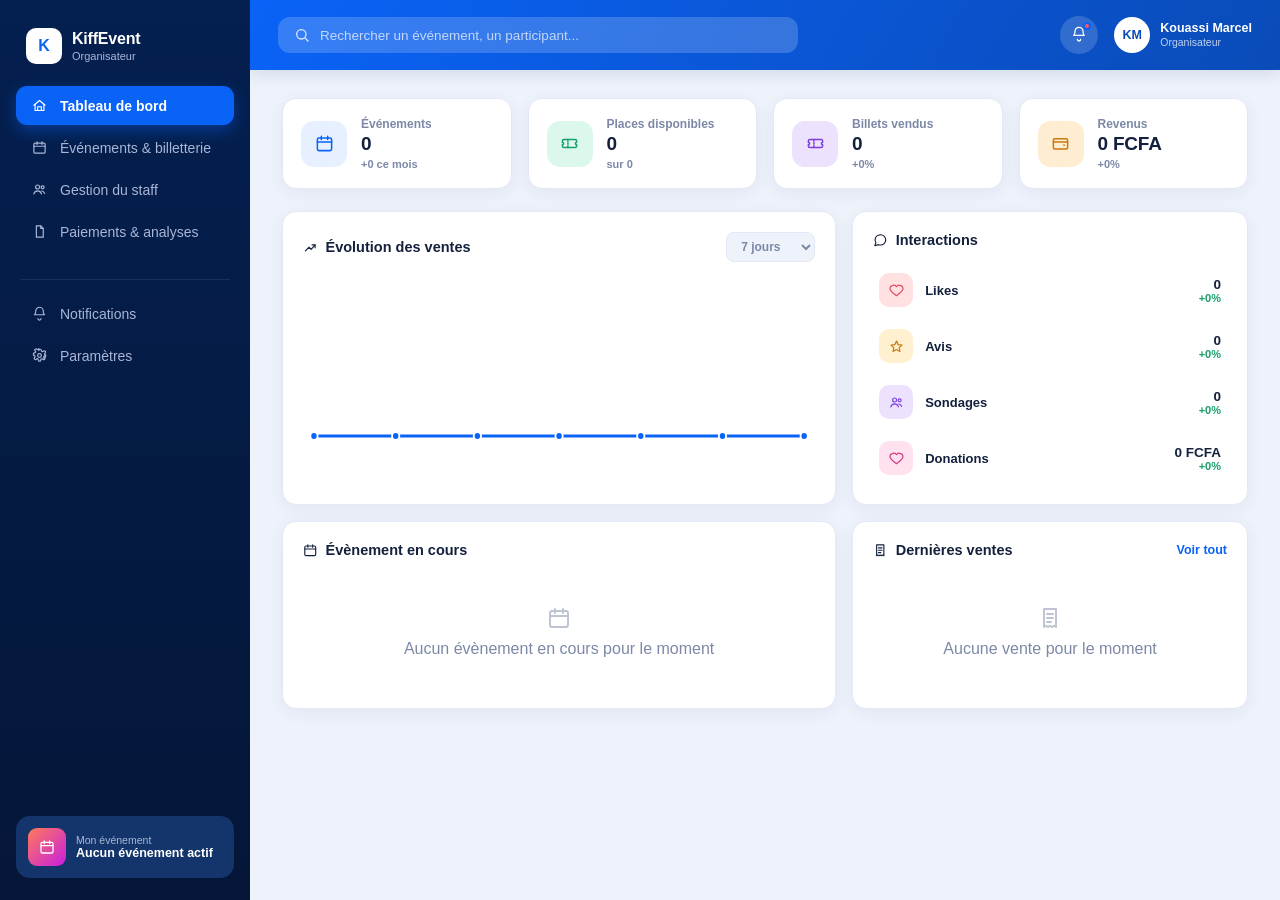
<file: organisateur/index.html>
<!DOCTYPE html>
<html lang="fr">

<head>
  <meta charset="UTF-8">
  <title>KiffEvent — Espace Organisateur</title>
  <meta name="viewport" content="width=device-width, initial-scale=1.0">
  <link rel="stylesheet" href="css/style.css">
</head>

<body>

  <div class="sidebar-backdrop" id="backdrop"></div>

  <div class="app">

    <!-- ===================== SIDEBAR ===================== -->
    <aside class="sidebar" id="sidebar">
      <div class="sidebar-logo">
        <div class="badge">K</div>
        <div class="lockup">
          <div class="name">KiffEvent</div>
          <div class="role">Organisateur</div>
        </div>
      </div>

      <nav class="sidebar-nav">
        <button class="nav-link active" data-page="dashboard">
          <span class="ic"><svg class="ic-svg" viewBox="0 0 24 24" fill="none" stroke="currentColor" stroke-width="1.9"
              stroke-linecap="round" stroke-linejoin="round" aria-hidden="true">
              <path d="M3 11.5 12 4l9 7.5" />
              <path d="M5 10v10h14V10" />
              <path d="M9 20v-6h6v6" />
            </svg></span> Tableau de bord
        </button>
        <button class="nav-link" data-page="events">
          <span class="ic"><svg class="ic-svg" viewBox="0 0 24 24" fill="none" stroke="currentColor" stroke-width="1.9"
              stroke-linecap="round" stroke-linejoin="round" aria-hidden="true">
              <rect x="3" y="5" width="18" height="16" rx="2" />
              <path d="M3 10h18M8 3v4M16 3v4" />
            </svg></span> Événements &amp; billetterie
        </button>
        <button class="nav-link" data-page="staff">
          <span class="ic"><svg class="ic-svg" viewBox="0 0 24 24" fill="none" stroke="currentColor" stroke-width="1.9"
              stroke-linecap="round" stroke-linejoin="round" aria-hidden="true">
              <circle cx="9" cy="8" r="3.2" />
              <path d="M2.8 19c1.2-3.2 3.6-4.8 6.2-4.8s5 1.6 6.2 4.8" />
              <circle cx="17" cy="8.5" r="2.4" />
              <path d="M15.5 14.4c2.2.2 3.8 1.6 4.7 4" />
            </svg></span> Gestion du staff
        </button>
        <button class="nav-link" data-page="payments">
          <span class="ic"><svg class="ic-svg" viewBox="0 0 24 24" fill="none" stroke="currentColor" stroke-width="1.9"
              stroke-linecap="round" stroke-linejoin="round" aria-hidden="true">
              <path d="M7 3h7l4 4v14H7z" />
              <path d="M14 3v4h4" />
            </svg></span> Paiements &amp; analyses
        </button>
      </nav>

      <div class="sidebar-divider"></div>

      <div class="sidebar-foot">
        <button class="nav-link" id="notifSidebarBtn"><span class="ic"><svg class="ic-svg" viewBox="0 0 24 24"
              fill="none" stroke="currentColor" stroke-width="1.9" stroke-linecap="round" stroke-linejoin="round"
              aria-hidden="true">
              <path d="M6 8a6 6 0 0 1 12 0c0 5 2 6 2 6H4s2-1 2-6Z" />
              <path d="M9.5 20a2.5 2.5 0 0 0 5 0" />
            </svg></span> Notifications</button>
        <button class="nav-link"><span class="ic"><svg class="ic-svg" viewBox="0 0 24 24" fill="none"
              stroke="currentColor" stroke-width="1.9" stroke-linecap="round" stroke-linejoin="round"
              aria-hidden="true">
              <circle cx="12" cy="12" r="3" />
              <path
                d="M19.4 13a1.7 1.7 0 0 0 .3 1.9l.1.1a2 2 0 1 1-2.8 2.8v-.1a1.7 1.7 0 0 0-1.9-.3 1.7 1.7 0 0 0-1 1.6V19a2 2 0 1 1-4 0v-.2a1.7 1.7 0 0 0-1-1.5 1.7 1.7 0 0 0-1.9.3l-.1.1a2 2 0 1 1-2.8-2.8l.1-.1a1.7 1.7 0 0 0 .3-1.9 1.7 1.7 0 0 0-1.6-1H4a2 2 0 1 1 0-4h.1a1.7 1.7 0 0 0 1.6-1 1.7 1.7 0 0 0-.3-1.9l-.1-.1a2 2 0 1 1 2.8-2.8l.1.1a1.7 1.7 0 0 0 1.9.3H10a1.7 1.7 0 0 0 1-1.6V4a2 2 0 1 1 4 0v.1a1.7 1.7 0 0 0 1 1.6 1.7 1.7 0 0 0 1.9-.3l.1-.1a2 2 0 1 1 2.8 2.8l-.1.1a1.7 1.7 0 0 0-.3 1.9V10a1.7 1.7 0 0 0 1.6 1H20a2 2 0 1 1 0 4h-.1a1.7 1.7 0 0 0-1.6 1Z" />
            </svg></span> Paramètres</button>
      </div>

      <div class="sidebar-spacer"></div>

      <div class="promo-widget">
        <div class="thumb"><svg class="ic-svg" viewBox="0 0 24 24" fill="none" stroke="currentColor" stroke-width="1.9"
            stroke-linecap="round" stroke-linejoin="round" aria-hidden="true">
            <rect x="3" y="5" width="18" height="16" rx="2" />
            <path d="M3 10h18M8 3v4M16 3v4" />
          </svg></div>
        <div class="info">
          <div class="label">Mon événement</div>
          <div class="title">Aucun événement actif</div>
        </div>
      </div>
    </aside>

    <!-- ===================== MAIN ===================== -->
    <div class="main">
      <div class="topbar">
        <button class="menu-toggle" id="menuToggle"><svg class="ic-svg" viewBox="0 0 24 24" fill="none"
            stroke="currentColor" stroke-width="1.9" stroke-linecap="round" stroke-linejoin="round" aria-hidden="true">
            <path d="M3 6h18M3 12h18M3 18h18" />
          </svg></button>

        <div class="topbar-search">
          <svg class="ic-svg" viewBox="0 0 24 24" fill="none" stroke="currentColor" stroke-width="1.9"
            stroke-linecap="round" stroke-linejoin="round" aria-hidden="true">
            <circle cx="11" cy="11" r="7" />
            <path d="m21 21-4.3-4.3" />
          </svg> <input type="text" id="topSearch" placeholder="Rechercher un événement, un participant...">
        </div>

        <div class="topbar-right">
          <button class="bell-btn" id="bellBtn"><svg class="ic-svg" viewBox="0 0 24 24" fill="none"
              stroke="currentColor" stroke-width="1.9" stroke-linecap="round" stroke-linejoin="round"
              aria-hidden="true">
              <path d="M6 8a6 6 0 0 1 12 0c0 5 2 6 2 6H4s2-1 2-6Z" />
              <path d="M9.5 20a2.5 2.5 0 0 0 5 0" />
            </svg><span class="bell-dot"></span></button>
          <div class="notif-panel" id="notifPanel">
            <h4>Notifications</h4>
            <div class="notif-item" style="text-align:center; color:var(--text-muted);">Aucune notification pour le
              moment</div>
          </div>

          <div class="user-chip">
            <div class="user-avatar">KM</div>
            <div class="user-meta">
              <div class="name">Kouassi Marcel</div>
              <div class="role">Organisateur</div>
            </div>
          </div>
        </div>
      </div>

      <div class="content">

        <!-- ===================== PAGE 1 — TABLEAU DE BORD ===================== -->
        <section class="page active" data-page="dashboard">
          

          <div class="stats-grid">
            <div class="stat-card">
              <div class="stat-icon blue"><svg class="ic-svg" viewBox="0 0 24 24" fill="none" stroke="currentColor"
                  stroke-width="1.9" stroke-linecap="round" stroke-linejoin="round" aria-hidden="true">
                  <rect x="3" y="5" width="18" height="16" rx="2" />
                  <path d="M3 10h18M8 3v4M16 3v4" />
                </svg></div>
              <div class="stat-body">
                <div class="stat-label">Événements</div>
                <div class="stat-value">0</div>
                <div class="stat-delta neutral">+0 ce mois</div>
              </div>
            </div>
            <div class="stat-card">
              <div class="stat-icon green"><svg class="ic-svg" viewBox="0 0 24 24" fill="none" stroke="currentColor"
                  stroke-width="1.9" stroke-linecap="round" stroke-linejoin="round" aria-hidden="true">
                  <path
                    d="M3 9a2 2 0 0 1 2-2h14a2 2 0 0 1 2 2v1.5a1.5 1.5 0 0 0 0 3V15a2 2 0 0 1-2 2H5a2 2 0 0 1-2-2v-1.5a1.5 1.5 0 0 0 0-3V9Z" />
                  <path d="M10 7v10" stroke-dasharray="2 2" />
                </svg></div>
              <div class="stat-body">
                <div class="stat-label">Places disponibles</div>
                <div class="stat-value">0</div>
                <div class="stat-delta neutral">sur 0</div>
              </div>
            </div>
            <div class="stat-card">
              <div class="stat-icon purple"><svg class="ic-svg" viewBox="0 0 24 24" fill="none" stroke="currentColor"
                  stroke-width="1.9" stroke-linecap="round" stroke-linejoin="round" aria-hidden="true">
                  <path
                    d="M3 9a2 2 0 0 1 2-2h14a2 2 0 0 1 2 2v1.5a1.5 1.5 0 0 0 0 3V15a2 2 0 0 1-2 2H5a2 2 0 0 1-2-2v-1.5a1.5 1.5 0 0 0 0-3V9Z" />
                  <path d="M10 7v10" stroke-dasharray="2 2" />
                </svg></div>
              <div class="stat-body">
                <div class="stat-label">Billets vendus</div>
                <div class="stat-value">0</div>
                <div class="stat-delta neutral">+0%</div>
              </div>
            </div>
            <div class="stat-card">
              <div class="stat-icon orange"><svg class="ic-svg" viewBox="0 0 24 24" fill="none" stroke="currentColor"
                  stroke-width="1.9" stroke-linecap="round" stroke-linejoin="round" aria-hidden="true">
                  <rect x="3" y="6" width="18" height="13" rx="2" />
                  <path d="M3 10h18" />
                  <circle cx="16.5" cy="14" r="1.2" fill="currentColor" stroke="none" />
                </svg></div>
              <div class="stat-body">
                <div class="stat-label">Revenus</div>
                <div class="stat-value">0 FCFA</div>
                <div class="stat-delta neutral">+0%</div>
              </div>
            </div>
          </div>

          <div class="panels-row">
            <div class="panel">
              <div class="panel-head">
                <h2><svg class="ic-svg" viewBox="0 0 24 24" fill="none" stroke="currentColor" stroke-width="1.9"
                    stroke-linecap="round" stroke-linejoin="round" aria-hidden="true">
                    <path d="M4 18 10 12l3.5 3.5L20 8" />
                    <path d="M15 8h5v5" />
                  </svg> Évolution des ventes</h2>
                <select class="panel-select" id="salesRange">
                  <option>7 jours</option>
                  <option>30 jours</option>
                  <option>90 jours</option>
                </select>
              </div>
              <svg class="chart-svg" id="salesChart" viewBox="0 0 560 170" preserveAspectRatio="none"></svg>
            </div>

            <div class="panel">
              <div class="panel-head">
                <h2><svg class="ic-svg" viewBox="0 0 24 24" fill="none" stroke="currentColor" stroke-width="1.9"
                    stroke-linecap="round" stroke-linejoin="round" aria-hidden="true">
                    <path
                      d="M21 11.5a8.4 8.4 0 0 1-8.9 8.4 8.9 8.9 0 0 1-3.1-.6L3 21l1.8-5A8.3 8.3 0 0 1 3.5 11 8.4 8.4 0 0 1 12 3a8.4 8.4 0 0 1 9 8.5Z" />
                  </svg> Interactions</h2>
              </div>
              <div class="interactions-list">
                <div class="interaction-row">
                  <div class="interaction-ic" style="background:#ffe1e1; color:#e0455c;"><svg class="ic-svg"
                      viewBox="0 0 24 24" fill="none" stroke="currentColor" stroke-width="1.9" stroke-linecap="round"
                      stroke-linejoin="round" aria-hidden="true">
                      <path
                        d="M12 20.3s-7.3-4.4-9.8-9C0.7 7.7 2.4 4.6 5.7 4.1a5 5 0 0 1 6.3 1.9 5 5 0 0 1 6.3-1.9c3.3.5 5 3.6 3.5 7.2-2.5 4.6-9.8 9-9.8 9Z" />
                    </svg></div>
                  <div class="interaction-info">
                    <div class="interaction-label">Likes</div>
                  </div>
                  <div style="text-align:right;">
                    <div class="interaction-value">0</div>
                    <div class="interaction-delta">+0%</div>
                  </div>
                </div>
                <div class="interaction-row">
                  <div class="interaction-ic" style="background:#fff1cf; color:#c8790f;"><svg class="ic-svg"
                      viewBox="0 0 24 24" fill="none" stroke="currentColor" stroke-width="1.9" stroke-linecap="round"
                      stroke-linejoin="round" aria-hidden="true">
                      <path d="M12 3.4l2.7 5.6 6.1.7-4.5 4.2 1.2 6.1L12 16.9l-5.5 3.1 1.2-6.1-4.5-4.2 6.1-.7L12 3.4Z" />
                    </svg></div>
                  <div class="interaction-info">
                    <div class="interaction-label">Avis</div>
                  </div>
                  <div style="text-align:right;">
                    <div class="interaction-value">0</div>
                    <div class="interaction-delta">+0%</div>
                  </div>
                </div>
                <div class="interaction-row">
                  <div class="interaction-ic" style="background:var(--purple-bg); color:var(--purple-text);"><svg
                      class="ic-svg" viewBox="0 0 24 24" fill="none" stroke="currentColor" stroke-width="1.9"
                      stroke-linecap="round" stroke-linejoin="round" aria-hidden="true">
                      <circle cx="9" cy="8" r="3.2" />
                      <path d="M2.8 19c1.2-3.2 3.6-4.8 6.2-4.8s5 1.6 6.2 4.8" />
                      <circle cx="17" cy="8.5" r="2.4" />
                      <path d="M15.5 14.4c2.2.2 3.8 1.6 4.7 4" />
                    </svg></div>
                  <div class="interaction-info">
                    <div class="interaction-label">Sondages</div>
                  </div>
                  <div style="text-align:right;">
                    <div class="interaction-value">0</div>
                    <div class="interaction-delta">+0%</div>
                  </div>
                </div>
                <div class="interaction-row">
                  <div class="interaction-ic" style="background:#ffe1ef; color:#d6337e;"><svg class="ic-svg"
                      viewBox="0 0 24 24" fill="none" stroke="currentColor" stroke-width="1.9" stroke-linecap="round"
                      stroke-linejoin="round" aria-hidden="true">
                      <path
                        d="M12 20.3s-7.3-4.4-9.8-9C0.7 7.7 2.4 4.6 5.7 4.1a5 5 0 0 1 6.3 1.9 5 5 0 0 1 6.3-1.9c3.3.5 5 3.6 3.5 7.2-2.5 4.6-9.8 9-9.8 9Z" />
                    </svg></div>
                  <div class="interaction-info">
                    <div class="interaction-label">Donations</div>
                  </div>
                  <div style="text-align:right;">
                    <div class="interaction-value">0 FCFA</div>
                    <div class="interaction-delta">+0%</div>
                  </div>
                </div>
              </div>
            </div>
          </div>

          <div class="panels-row" style="margin-bottom:0;">
            <div class="panel">
              <div class="panel-head">
                <h2><svg class="ic-svg" viewBox="0 0 24 24" fill="none" stroke="currentColor" stroke-width="1.9"
                    stroke-linecap="round" stroke-linejoin="round" aria-hidden="true">
                    <rect x="3" y="5" width="18" height="16" rx="2" />
                    <path d="M3 10h18M8 3v4M16 3v4" />
                  </svg> Évènement en cours</h2>
              </div>
              <div class="table-empty" style="text-align:center; padding:30px 10px; color:var(--text-muted);">
                <span class="icon" style="font-size:24px; display:block; margin-bottom:8px; opacity:0.5;"><svg
                    class="ic-svg" viewBox="0 0 24 24" fill="none" stroke="currentColor" stroke-width="1.9"
                    stroke-linecap="round" stroke-linejoin="round" aria-hidden="true">
                    <rect x="3" y="5" width="18" height="16" rx="2" />
                    <path d="M3 10h18M8 3v4M16 3v4" />
                  </svg></span>
                Aucun évènement en cours pour le moment
              </div>
            </div>

            <div class="panel">
              <div class="panel-head">
                <h2><svg class="ic-svg" viewBox="0 0 24 24" fill="none" stroke="currentColor" stroke-width="1.9"
                    stroke-linecap="round" stroke-linejoin="round" aria-hidden="true">
                    <path d="M6 3h12v18l-2-1.3L14 21l-2-1.3L10 21l-2-1.3L6 21V3Z" />
                    <path d="M9 8h6M9 12h6M9 16h4" />
                  </svg> Dernières ventes</h2>
                <span class="link-see-all" data-goto="payments">Voir tout</span>
              </div>
              <div class="table-empty" style="text-align:center; padding:30px 10px; color:var(--text-muted);">
                <span class="icon" style="font-size:24px; display:block; margin-bottom:8px; opacity:0.5;"><svg
                    class="ic-svg" viewBox="0 0 24 24" fill="none" stroke="currentColor" stroke-width="1.9"
                    stroke-linecap="round" stroke-linejoin="round" aria-hidden="true">
                    <path d="M6 3h12v18l-2-1.3L14 21l-2-1.3L10 21l-2-1.3L6 21V3Z" />
                    <path d="M9 8h6M9 12h6M9 16h4" />
                  </svg></span>
                Aucune vente pour le moment
              </div>
            </div>
          </div>
        </section>

        <!-- ===================== PAGE 2 — ÉVÉNEMENTS & BILLETTERIE ===================== -->
        <section class="page" data-page="events">
          <div class="page-head">
            <div>
              <h1>Mes événements</h1>
              <p>Gérez vos événements et leur billetterie.</p>
            </div>
            <button class="btn btn-primary" id="openCreateEvent">+ Créer un événement</button>
          </div>

          <div class="filters-row">
            <div class="filter-tabs" id="eventFilters">
              <button class="filter-tab active" data-status="tous">Tous</button>
              <button class="filter-tab" data-status="publie">Publié</button>
              <button class="filter-tab" data-status="brouillon">Brouillon</button>
              <button class="filter-tab" data-status="archive">Archivé</button>
            </div>
            <div class="search-inline">
              <svg class="ic-svg" viewBox="0 0 24 24" fill="none" stroke="currentColor" stroke-width="1.9"
                stroke-linecap="round" stroke-linejoin="round" aria-hidden="true">
                <circle cx="11" cy="11" r="7" />
                <path d="m21 21-4.3-4.3" />
              </svg> <input type="text" id="eventSearch" placeholder="Rechercher un événement...">
            </div>
          </div>

          <div class="table-card">
            <div class="table-scroll">
              <table>
                <thead>
                  <tr>
                    <th>Visuel</th>
                    <th>Nom de l'événement</th>
                    <th>Date</th>
                    <th>Statut</th>
                    <th>Ventes</th>
                    <th>Actions</th>
                  </tr>
                </thead>
                <tbody id="eventsTableBody">
                </tbody>
              </table>
            </div>
            <div class="table-empty" id="eventsEmpty"
              style="display:block; text-align:center; padding:40px; color:var(--text-muted);">Aucun événement pour le
              moment</div>
          </div>

          <div class="panel">
            <div class="panel-head">
              <h2><svg class="ic-svg" viewBox="0 0 24 24" fill="none" stroke="currentColor" stroke-width="1.9"
                  stroke-linecap="round" stroke-linejoin="round" aria-hidden="true">
                  <path
                    d="M3 9a2 2 0 0 1 2-2h14a2 2 0 0 1 2 2v1.5a1.5 1.5 0 0 0 0 3V15a2 2 0 0 1-2 2H5a2 2 0 0 1-2-2v-1.5a1.5 1.5 0 0 0 0-3V9Z" />
                  <path d="M10 7v10" stroke-dasharray="2 2" />
                </svg> Types de billets</h2>
              <button class="btn">Gérer les billets</button>
            </div>
            <div class="ticket-types" id="ticketTypesGrid">
            </div>
            <div class="table-empty" style="text-align:center; padding:30px 10px; color:var(--text-muted);">
              <span class="icon" style="font-size:24px; display:block; margin-bottom:8px; opacity:0.5;"><svg
                  class="ic-svg" viewBox="0 0 24 24" fill="none" stroke="currentColor" stroke-width="1.9"
                  stroke-linecap="round" stroke-linejoin="round" aria-hidden="true">
                  <path
                    d="M3 9a2 2 0 0 1 2-2h14a2 2 0 0 1 2 2v1.5a1.5 1.5 0 0 0 0 3V15a2 2 0 0 1-2 2H5a2 2 0 0 1-2-2v-1.5a1.5 1.5 0 0 0 0-3V9Z" />
                  <path d="M10 7v10" stroke-dasharray="2 2" />
                </svg></span>
              Aucun type de billet configuré
            </div>
          </div>
        </section>

        <!-- ===================== PAGE 3 — GESTION DU STAFF ===================== -->
        <section class="page" data-page="staff">
          <div class="page-head">
            <div>
              <h1>Mon staff</h1>
              <p>Gérez les membres de votre équipe.</p>
            </div>
            <button class="btn btn-primary" id="openAddStaff">+ Ajouter un membre</button>
          </div>

          <div class="stats-grid">
            <div class="stat-card">
              <div class="stat-icon blue"><svg class="ic-svg" viewBox="0 0 24 24" fill="none" stroke="currentColor"
                  stroke-width="1.9" stroke-linecap="round" stroke-linejoin="round" aria-hidden="true">
                  <circle cx="9" cy="8" r="3.2" />
                  <path d="M2.8 19c1.2-3.2 3.6-4.8 6.2-4.8s5 1.6 6.2 4.8" />
                  <circle cx="17" cy="8.5" r="2.4" />
                  <path d="M15.5 14.4c2.2.2 3.8 1.6 4.7 4" />
                </svg></div>
              <div class="stat-body">
                <div class="stat-label">Total membres</div>
                <div class="stat-value">0</div>
                <div class="stat-delta neutral">+0 ce mois</div>
              </div>
            </div>
            <div class="stat-card">
              <div class="stat-icon green"><svg class="ic-svg" viewBox="0 0 24 24" fill="none" stroke="currentColor"
                  stroke-width="1.9" stroke-linecap="round" stroke-linejoin="round" aria-hidden="true">
                  <circle cx="12" cy="12" r="8.5" />
                  <path d="m8.2 12.2 2.6 2.6 5-5.2" />
                </svg></div>
              <div class="stat-body">
                <div class="stat-label">Actifs</div>
                <div class="stat-value">0</div>
              </div>
            </div>
            <div class="stat-card">
              <div class="stat-icon orange"><svg class="ic-svg" viewBox="0 0 24 24" fill="none" stroke="currentColor"
                  stroke-width="1.9" stroke-linecap="round" stroke-linejoin="round" aria-hidden="true">
                  <rect x="6" y="4" width="4" height="16" rx="1" />
                  <rect x="14" y="4" width="4" height="16" rx="1" />
                </svg></div>
              <div class="stat-body">
                <div class="stat-label">En pause</div>
                <div class="stat-value">0</div>
              </div>
            </div>
            <div class="stat-card">
              <div class="stat-icon purple"><svg class="ic-svg" viewBox="0 0 24 24" fill="none" stroke="currentColor"
                  stroke-width="1.9" stroke-linecap="round" stroke-linejoin="round" aria-hidden="true">
                  <circle cx="12" cy="12" r="8.5" />
                  <path d="m6.5 6.5 11 11" />
                </svg></div>
              <div class="stat-body">
                <div class="stat-label">Désactivés</div>
                <div class="stat-value">0</div>
              </div>
            </div>
          </div>

          <div class="table-card">
            <div class="table-scroll">
              <table>
                <thead>
                  <tr>
                    <th>Membre</th>
                    <th>Rôle</th>
                    <th>Événements</th>
                    <th>Statut</th>
                    <th>Actions</th>
                  </tr>
                </thead>
                <tbody>
                </tbody>
              </table>
            </div>
            <div class="table-empty" style="text-align:center; padding:40px; color:var(--text-muted);">
              <span class="icon" style="font-size:24px; display:block; margin-bottom:8px; opacity:0.5;"><svg
                  class="ic-svg" viewBox="0 0 24 24" fill="none" stroke="currentColor" stroke-width="1.9"
                  stroke-linecap="round" stroke-linejoin="round" aria-hidden="true">
                  <circle cx="9" cy="8" r="3.2" />
                  <path d="M2.8 19c1.2-3.2 3.6-4.8 6.2-4.8s5 1.6 6.2 4.8" />
                  <circle cx="17" cy="8.5" r="2.4" />
                  <path d="M15.5 14.4c2.2.2 3.8 1.6 4.7 4" />
                </svg></span>
              Aucun membre dans l'équipe pour le moment
            </div>
            <div class="pagination" data-pagination="staff">
              <button class="page-btn">‹</button>
              <button class="page-btn active">1</button>
              <button class="page-btn">2</button>
              <button class="page-btn">3</button>
              <button class="page-btn">›</button>
            </div>
          </div>
        </section>

        <!-- ===================== PAGE 4 — PAIEMENTS & ANALYSES ===================== -->
        <section class="page" data-page="payments">
          <div class="page-head">
            <div>
              <h1>Paiements &amp; analyses</h1>
              <p>Suivez vos revenus, vos paiements et analysez vos performances.</p>
            </div>
            <div style="display:flex; gap:10px; flex-wrap:wrap;">
              <div class="date-chip"><svg class="ic-svg" viewBox="0 0 24 24" fill="none" stroke="currentColor"
                  stroke-width="1.9" stroke-linecap="round" stroke-linejoin="round" aria-hidden="true">
                  <rect x="3" y="5" width="18" height="16" rx="2" />
                  <path d="M3 10h18M8 3v4M16 3v4" />
                </svg> 25 avr 2025 – 24 mai 2025</div>
              <button class="btn" id="exportBtn"><svg class="ic-svg" viewBox="0 0 24 24" fill="none"
                  stroke="currentColor" stroke-width="1.9" stroke-linecap="round" stroke-linejoin="round"
                  aria-hidden="true">
                  <path d="M12 3v12" />
                  <path d="m7.5 10.5 4.5 4.5 4.5-4.5" />
                  <path d="M4 20h16" />
                </svg> Exporter</button>
            </div>
          </div>

          <div class="stats-grid">
            <div class="stat-card">
              <div class="stat-icon blue"><svg class="ic-svg" viewBox="0 0 24 24" fill="none" stroke="currentColor"
                  stroke-width="1.9" stroke-linecap="round" stroke-linejoin="round" aria-hidden="true">
                  <rect x="3" y="7" width="18" height="13" rx="2" />
                  <path d="M9 7V5.5A1.5 1.5 0 0 1 10.5 4h3A1.5 1.5 0 0 1 15 5.5V7" />
                  <path d="M3 12h18" />
                </svg></div>
              <div class="stat-body">
                <div class="stat-label">Revenus totaux</div>
                <div class="stat-value">0 FCFA</div>
                <div class="stat-delta neutral">+0%</div>
              </div>
            </div>
            <div class="stat-card">
              <div class="stat-icon green"><svg class="ic-svg" viewBox="0 0 24 24" fill="none" stroke="currentColor"
                  stroke-width="1.9" stroke-linecap="round" stroke-linejoin="round" aria-hidden="true">
                  <circle cx="7" cy="7" r="2.2" />
                  <circle cx="17" cy="17" r="2.2" />
                  <path d="M18 6 6 18" />
                </svg></div>
              <div class="stat-body">
                <div class="stat-label">Commission KiffEvent</div>
                <div class="stat-value">0 FCFA</div>
                <div class="stat-delta neutral">(0%)</div>
              </div>
            </div>
            <div class="stat-card">
              <div class="stat-icon purple"><svg class="ic-svg" viewBox="0 0 24 24" fill="none" stroke="currentColor"
                  stroke-width="1.9" stroke-linecap="round" stroke-linejoin="round" aria-hidden="true">
                  <path
                    d="M3 9a2 2 0 0 1 2-2h14a2 2 0 0 1 2 2v1.5a1.5 1.5 0 0 0 0 3V15a2 2 0 0 1-2 2H5a2 2 0 0 1-2-2v-1.5a1.5 1.5 0 0 0 0-3V9Z" />
                  <path d="M10 7v10" stroke-dasharray="2 2" />
                </svg></div>
              <div class="stat-body">
                <div class="stat-label">Billets vendus</div>
                <div class="stat-value">0</div>
                <div class="stat-delta neutral">+0%</div>
              </div>
            </div>
            <div class="stat-card">
              <div class="stat-icon orange"><svg class="ic-svg" viewBox="0 0 24 24" fill="none" stroke="currentColor"
                  stroke-width="1.9" stroke-linecap="round" stroke-linejoin="round" aria-hidden="true">
                  <path d="M4 9h11a5 5 0 0 1 0 10H9" />
                  <path d="M8 5 4 9l4 4" />
                </svg></div>
              <div class="stat-body">
                <div class="stat-label">Remboursements</div>
                <div class="stat-value">0 FCFA</div>
                <div class="stat-delta neutral">+0%</div>
              </div>
            </div>
          </div>

          <div class="subtabs" id="paymentsTabs">
            <button class="subtab active" data-tab="historique">Historique des paiements</button>
            <button class="subtab" data-tab="analyses">Analyses</button>
          </div>

          <div id="paymentsHistorique">
            <div class="table-card">
              <div class="table-scroll">
                <table>
                  <thead>
                    <tr>
                      <th>Date</th>
                      <th>Client</th>
                      <th>Événement</th>
                      <th>Billets</th>
                      <th>Montant</th>
                      <th>Moyen de paiement</th>
                      <th>Statut</th>
                    </tr>
                  </thead>
                  <tbody>
                  </tbody>
                </table>
              </div>
              <div class="table-empty" style="text-align:center; padding:40px; color:var(--text-muted);">
                <span class="icon" style="font-size:24px; display:block; margin-bottom:8px; opacity:0.5;"><svg
                    class="ic-svg" viewBox="0 0 24 24" fill="none" stroke="currentColor" stroke-width="1.9"
                    stroke-linecap="round" stroke-linejoin="round" aria-hidden="true">
                    <rect x="2.5" y="5" width="19" height="14" rx="2.5" />
                    <path d="M2.5 10h19" />
                  </svg></span>
                Aucune transaction pour le moment
              </div>
              <div class="pagination">
                <button class="page-btn">‹</button>
                <button class="page-btn active">1</button>
                <button class="page-btn">2</button>
                <button class="page-btn">3</button>
                <button class="page-btn">›</button>
              </div>
            </div>
          </div>

          <div id="paymentsAnalyses" style="display:none;">
            <div class="panel">
              <div class="panel-head">
                <h2><svg class="ic-svg" viewBox="0 0 24 24" fill="none" stroke="currentColor" stroke-width="1.9"
                    stroke-linecap="round" stroke-linejoin="round" aria-hidden="true">
                    <path d="M4 20V10M12 20V4M20 20v-7" />
                  </svg> Ventes par jour</h2>
              </div>
              <svg class="chart-svg" id="analysesChart" viewBox="0 0 560 170" preserveAspectRatio="none"></svg>
            </div>
          </div>
        </section>

      </div>
    </div>
  </div>

  <!-- ===================== MOBILE TAB BAR ===================== -->
  <nav class="mobile-tabbar">
    <div class="row">
      <button class="mobile-tab active" data-page="dashboard"><span class="ic"><svg class="ic-svg" viewBox="0 0 24 24"
            fill="none" stroke="currentColor" stroke-width="1.9" stroke-linecap="round" stroke-linejoin="round"
            aria-hidden="true">
            <path d="M3 11.5 12 4l9 7.5" />
            <path d="M5 10v10h14V10" />
            <path d="M9 20v-6h6v6" />
          </svg></span>Accueil</button>
      <button class="mobile-tab" data-page="events"><span class="ic"><svg class="ic-svg" viewBox="0 0 24 24" fill="none"
            stroke="currentColor" stroke-width="1.9" stroke-linecap="round" stroke-linejoin="round" aria-hidden="true">
            <rect x="3" y="5" width="18" height="16" rx="2" />
            <path d="M3 10h18M8 3v4M16 3v4" />
          </svg></span>Événements</button>
      <button class="mobile-tab" data-page="staff"><span class="ic"><svg class="ic-svg" viewBox="0 0 24 24" fill="none"
            stroke="currentColor" stroke-width="1.9" stroke-linecap="round" stroke-linejoin="round" aria-hidden="true">
            <circle cx="9" cy="8" r="3.2" />
            <path d="M2.8 19c1.2-3.2 3.6-4.8 6.2-4.8s5 1.6 6.2 4.8" />
            <circle cx="17" cy="8.5" r="2.4" />
            <path d="M15.5 14.4c2.2.2 3.8 1.6 4.7 4" />
          </svg></span>Staff</button>
      <button class="mobile-tab" data-page="payments"><span class="ic"><svg class="ic-svg" viewBox="0 0 24 24"
            fill="none" stroke="currentColor" stroke-width="1.9" stroke-linecap="round" stroke-linejoin="round"
            aria-hidden="true">
            <path d="M7 3h7l4 4v14H7z" />
            <path d="M14 3v4h4" />
          </svg></span>Paiements</button>
    </div>
  </nav>

  <!-- ===================== MODALS ===================== -->
  <div class="modal-overlay" id="createEventModal">
    <div class="modal modal-lg">
      <h3>Créer un événement</h3>
      <div class="sub">Renseignez les informations principales de votre événement.</div>
      <form id="createEventForm">

        <div class="form-field">
          <label>Image de l'événement</label>
          <label class="image-upload" id="eventImageUpload" for="eventImageInput">
            <input type="file" id="eventImageInput" accept="image/*" hidden>
            <div class="image-upload-preview" id="eventImagePreview">
              <svg class="ic-svg" viewBox="0 0 24 24" fill="none" stroke="currentColor" stroke-width="1.7"
                stroke-linecap="round" stroke-linejoin="round" aria-hidden="true">
                <rect x="3" y="5" width="18" height="15" rx="2" />
                <circle cx="9" cy="10.5" r="1.7" />
                <path d="m5 18 5-5 3.5 3.5L18 12l2 2" />
              </svg>
              <span>Cliquez pour ajouter une image</span>
            </div>
          </label>
        </div>

        <div class="form-grid-2">
          <div class="form-field">
            <label>Nom de l'événement</label>
            <input type="text" placeholder="Ex : Nuit Afro-Jazz" required>
          </div>
          <div class="form-field">
            <label>Type d'événement</label>
            <select required>
              <option value="">Choisir un type...</option>
              <option>Concert</option>
              <option>Conférence</option>
              <option>Gala</option>
              <option>Séminaire</option>
              <option>Culte / Événement religieux</option>
              <option>Mariage</option>
              <option>Anniversaire</option>
              <option>Sportif</option>
              <option>Networking / Corporate</option>
              <option>Autre</option>
            </select>
          </div>
        </div>

        <div class="form-field">
          <label>Description</label>
          <textarea rows="3" placeholder="Décrivez votre événement..."></textarea>
        </div>

        <div class="form-grid-2">
          <div class="form-field">
            <label>Date</label>
            <input type="date" required>
          </div>
          <div class="form-field">
            <label>Lieu</label>
            <input type="text" placeholder="Ex : Palais de la Culture, Abidjan" required>
          </div>
        </div>

        <div class="form-grid-2">
          <div class="form-field">
            <label>Email de contact</label>
            <input type="email" placeholder="contact@exemple.com" required>
          </div>
          <div class="form-field">
            <label>Numéro de téléphone</label>
            <input type="tel" placeholder="07 00 00 00 00" required>
          </div>
        </div>

        <div class="form-field">
          <label>Nombre de places total</label>
          <input type="number" min="1" placeholder="Ex : 500" required>
        </div>

        <div class="form-field">
          <label>Catégories &amp; prix des billets</label>
          <div class="category-suggestions" id="categorySuggestions">
            <button type="button" class="chip" data-cat="Standard">+ Standard</button>
            <button type="button" class="chip" data-cat="VIP">+ VIP</button>
            <button type="button" class="chip" data-cat="VVIP">+ VVIP</button>
            <button type="button" class="chip" data-cat="Carré Or">+ Carré Or</button>
            <button type="button" class="chip" data-cat="Étudiant">+ Étudiant</button>
          </div>
          <div class="category-list" id="categoryList"></div>
          <button type="button" class="btn btn-outline btn-sm" id="addCustomCategoryBtn">+ Catégorie personnalisée</button>
        </div>

        <div class="modal-actions">
          <button type="button" class="btn" data-close-modal>Annuler</button>
          <button type="submit" class="btn btn-primary">Créer l'événement</button>
        </div>
      </form>
    </div>
  </div>

  <div class="modal-overlay" id="addStaffModal">
    <div class="modal">
      <h3>Ajouter un membre</h3>
      <div class="sub">Invitez un nouveau membre à rejoindre votre équipe.</div>
      <form id="addStaffForm">

        <div class="form-field">
          <label>Photo</label>
          <label class="image-upload image-upload-round" id="staffImageUpload" for="staffImageInput">
            <input type="file" id="staffImageInput" accept="image/*" hidden>
            <div class="image-upload-preview" id="staffImagePreview">
              <svg class="ic-svg" viewBox="0 0 24 24" fill="none" stroke="currentColor" stroke-width="1.7"
                stroke-linecap="round" stroke-linejoin="round" aria-hidden="true">
                <circle cx="12" cy="8.5" r="3.4" />
                <path d="M5 20c1.4-3.6 4-5.4 7-5.4s5.6 1.8 7 5.4" />
              </svg>
              <span>Ajouter</span>
            </div>
          </label>
        </div>

        <div class="form-grid-2">
          <div class="form-field">
            <label>Nom</label>
            <input type="text" placeholder="Ex : N'Guessan" required>
          </div>
          <div class="form-field">
            <label>Prénom</label>
            <input type="text" placeholder="Ex : Aya" required>
          </div>
        </div>

        <div class="form-grid-2">
          <div class="form-field">
            <label>Numéro de téléphone</label>
            <input type="tel" placeholder="07 00 00 00 00" required>
          </div>
          <div class="form-field">
            <label>Sexe</label>
            <select required>
              <option value="">Choisir...</option>
              <option>Homme</option>
              <option>Femme</option>
            </select>
          </div>
        </div>

        <div class="form-field">
          <label>Email</label>
          <input type="email" placeholder="exemple@mail.com" required>
        </div>

        <div class="form-field">
          <label>Rôle</label>
          <select required>
            <option value="">Choisir un rôle...</option>
            <option>Responsable accueil</option>
            <option>Contrôle des billets</option>
            <option>Communication</option>
            <option>Logistique</option>
            <option>Technique</option>
          </select>
        </div>

        <div class="modal-actions">
          <button type="button" class="btn" data-close-modal>Annuler</button>
          <button type="submit" class="btn btn-primary">Ajouter</button>
        </div>
      </form>
    </div>
  </div>

  <div class="toast" id="toast"></div>

  <script src="js/script.js"></script>
</body>

</html>
</file>
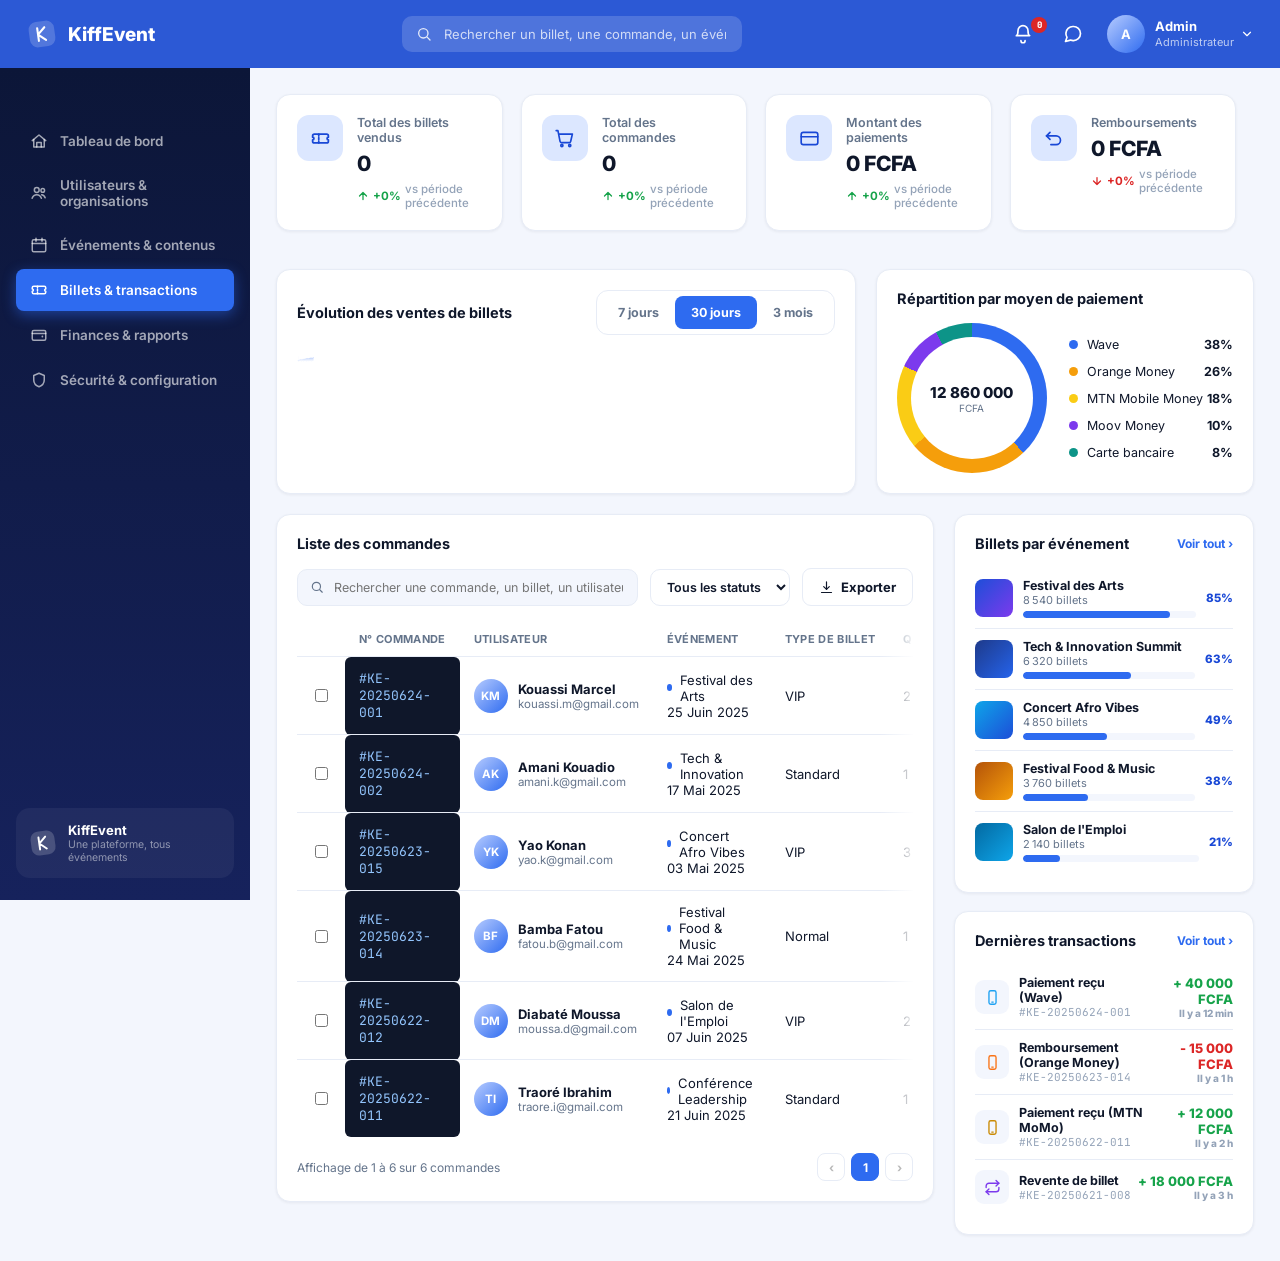
<file: admin/billets-transactions.html>
<!DOCTYPE html>
<html lang="fr">

<head>
  <meta charset="UTF-8">
  <meta name="viewport" content="width=device-width, initial-scale=1.0">
  <title>Billets & transactions · KiffEvent Admin</title>
  <link rel="icon" href="../assets/logos/kiffevent-mark-white.svg" type="image/svg+xml">
  <link rel="stylesheet" href="css/admin-tickets.css">
</head>

<body>
  <header class="topbar">
    <a href="tableau-de-bord.html" class="logo"><img src="../assets/logos/kiffevent-mark-white.svg" alt="">KiffEvent</a>
    <div class="topbar-left">
      <div class="topbar-search">
        <svg viewBox="0 0 24 24" fill="none" stroke="currentColor" stroke-width="2" stroke-linecap="round"
          stroke-linejoin="round">
          <circle cx="11" cy="11" r="7" />
          <path d="m21 21-4.3-4.3" />
        </svg>
        <input type="text" id="global-search"
          placeholder="Rechercher un billet, une commande, un événement, un utilisateur...">
      </div>
    </div>
    <div class="topbar-right">
      <button class="topbar-icon-btn" aria-label="Notifications"><svg viewBox="0 0 24 24" fill="none"
          stroke="currentColor" stroke-width="2" stroke-linecap="round" stroke-linejoin="round">
          <path d="M6 8a6 6 0 0 1 12 0c0 5 2 6 2 6H4s2-1 2-6Z" />
          <path d="M9.5 20a2.5 2.5 0 0 0 5 0" />
        </svg><span class="topbar-badge" data-notif-count>0</span></button>
      <button class="topbar-icon-btn" aria-label="Messages"><svg viewBox="0 0 24 24" fill="none" stroke="currentColor"
          stroke-width="2" stroke-linecap="round" stroke-linejoin="round">
          <path
            d="M21 11.5a8.4 8.4 0 0 1-8.9 8.4 8.9 8.9 0 0 1-3.1-.6L3 21l1.8-5A8.3 8.3 0 0 1 3.5 11 8.4 8.4 0 0 1 12 3a8.4 8.4 0 0 1 9 8.5Z" />
        </svg></button>
      <div class="topbar-user">
        <div class="avatar">A</div>
        <div>
          <div class="u-name">Admin</div>
          <div class="u-role">Administrateur</div>
        </div>
        <svg viewBox="0 0 24 24" fill="none" stroke="currentColor" stroke-width="2" stroke-linecap="round"
          stroke-linejoin="round">
          <path d="m6 9 6 6 6-6" />
        </svg>
      </div>
    </div>
  </header>
  <header class="mobile-topbar">
    <a href="tableau-de-bord.html" class="logo"><img src="../assets/logos/kiffevent-mark-white.svg" alt="">KiffEvent</a>
    <div class="mobile-topbar-right">
      <button aria-label="Notifications"><svg viewBox="0 0 24 24" fill="none" stroke="currentColor" stroke-width="2"
          stroke-linecap="round" stroke-linejoin="round">
          <path d="M6 8a6 6 0 0 1 12 0c0 5 2 6 2 6H4s2-1 2-6Z" />
          <path d="M9.5 20a2.5 2.5 0 0 0 5 0" />
        </svg></button>
      <button aria-label="Profil"><svg viewBox="0 0 24 24" fill="none" stroke="currentColor" stroke-width="2"
          stroke-linecap="round" stroke-linejoin="round">
          <path d="m6 9 6 6 6-6" />
        </svg></button>
    </div>
  </header>
  <div class="app-shell">
    <aside class="sidebar">
      <nav class="sidebar-nav">
        <a href="tableau-de-bord.html" class=""><svg viewBox="0 0 24 24" fill="none" stroke="currentColor"
            stroke-width="2" stroke-linecap="round" stroke-linejoin="round">
            <path d="M3 11.5 12 4l9 7.5" />
            <path d="M5 10v10h14V10" />
            <path d="M9 20v-6h6v6" />
          </svg><span>Tableau de bord</span></a><a href="utilisateurs-organisations.html" class=""><svg
            viewBox="0 0 24 24" fill="none" stroke="currentColor" stroke-width="2" stroke-linecap="round"
            stroke-linejoin="round">
            <circle cx="9" cy="8" r="3.2" />
            <path d="M2.8 19c1.2-3.2 3.6-4.8 6.2-4.8s5 1.6 6.2 4.8" />
            <circle cx="17" cy="8.5" r="2.4" />
            <path d="M15.5 14.4c2.2.2 3.8 1.6 4.7 4" />
          </svg><span>Utilisateurs & organisations</span></a><a href="evenements-contenus.html" class=""><svg
            viewBox="0 0 24 24" fill="none" stroke="currentColor" stroke-width="2" stroke-linecap="round"
            stroke-linejoin="round">
            <rect x="3" y="5" width="18" height="16" rx="2" />
            <path d="M3 10h18M8 3v4M16 3v4" />
          </svg><span>Événements & contenus</span></a><a href="billets-transactions.html" class="active"><svg
            viewBox="0 0 24 24" fill="none" stroke="currentColor" stroke-width="2" stroke-linecap="round"
            stroke-linejoin="round">
            <path
              d="M3 9a2 2 0 0 1 2-2h14a2 2 0 0 1 2 2v1.5a1.5 1.5 0 0 0 0 3V15a2 2 0 0 1-2 2H5a2 2 0 0 1-2-2v-1.5a1.5 1.5 0 0 0 0-3V9Z" />
            <path d="M10 7v10" stroke-dasharray="2 2" />
          </svg><span>Billets & transactions</span></a><a href="finances-rapports.html" class=""><svg
            viewBox="0 0 24 24" fill="none" stroke="currentColor" stroke-width="2" stroke-linecap="round"
            stroke-linejoin="round">
            <rect x="3" y="6" width="18" height="13" rx="2" />
            <path d="M3 10h18" />
            <circle cx="16.5" cy="14" r="1.2" fill="currentColor" stroke="none" />
          </svg><span>Finances & rapports</span></a><a href="securite-configuration.html" class=""><svg
            viewBox="0 0 24 24" fill="none" stroke="currentColor" stroke-width="2" stroke-linecap="round"
            stroke-linejoin="round">
            <path d="M12 3l7 3v6c0 4.5-3 7.5-7 9-4-1.5-7-4.5-7-9V6l7-3Z" />
          </svg><span>Sécurité & configuration</span></a>
      </nav>
      <div class="sidebar-footer">
        <img src="../assets/logos/kiffevent-mark-white.svg" alt="">
        <div>
          <div class="sf-title">KiffEvent</div>
          <div class="sf-sub">Une plateforme, tous événements</div>
        </div>
      </div>
    </aside>
    <div class="main-content">

      <main class="page-body">
        <div class="stat-grid">
          <div class="card card-pad stat-card">
            <div class="stat-icon blue"><svg viewBox="0 0 24 24" fill="none" stroke="currentColor" stroke-width="2"
                stroke-linecap="round" stroke-linejoin="round">
                <path
                  d="M3 9a2 2 0 0 1 2-2h14a2 2 0 0 1 2 2v1.5a1.5 1.5 0 0 0 0 3V15a2 2 0 0 1-2 2H5a2 2 0 0 1-2-2v-1.5a1.5 1.5 0 0 0 0-3V9Z" />
                <path d="M10 7v10" stroke-dasharray="2 2" />
              </svg></div>
            <div>
              <div class="label">Total des billets vendus</div>
              <div class="value">0</div>
              <div class="delta up"><svg viewBox="0 0 24 24" fill="none" stroke="currentColor" stroke-width="2.5"
                  stroke-linecap="round" stroke-linejoin="round">
                  <path d="M12 19V5M5 12l7-7 7 7" />
                </svg>+0%<span class="vs">vs période précédente</span></div>
            </div>
          </div>
          <div class="card card-pad stat-card">
            <div class="stat-icon blue"><svg class="ui-icon" viewBox="0 0 24 24" fill="none" stroke="currentColor"
                stroke-width="1.9" stroke-linecap="round" stroke-linejoin="round" aria-hidden="true">
                <circle cx="9" cy="20" r="1.2" />
                <circle cx="18" cy="20" r="1.2" />
                <path d="M2.5 3h2l2.4 12.2a2 2 0 0 0 2 1.6h8.2a2 2 0 0 0 2-1.6L21 7H6" />
              </svg></div>
            <div>
              <div class="label">Total des commandes</div>
              <div class="value">0</div>
              <div class="delta up"><svg viewBox="0 0 24 24" fill="none" stroke="currentColor" stroke-width="2.5"
                  stroke-linecap="round" stroke-linejoin="round">
                  <path d="M12 19V5M5 12l7-7 7 7" />
                </svg>+0%<span class="vs">vs période précédente</span></div>
            </div>
          </div>
          <div class="card card-pad stat-card">
            <div class="stat-icon blue"><svg class="ui-icon" viewBox="0 0 24 24" fill="none" stroke="currentColor"
                stroke-width="1.9" stroke-linecap="round" stroke-linejoin="round" aria-hidden="true">
                <rect x="2.5" y="5" width="19" height="14" rx="2.5" />
                <path d="M2.5 10h19" />
              </svg></div>
            <div>
              <div class="label">Montant des paiements</div>
              <div class="value">0 FCFA</div>
              <div class="delta up"><svg viewBox="0 0 24 24" fill="none" stroke="currentColor" stroke-width="2.5"
                  stroke-linecap="round" stroke-linejoin="round">
                  <path d="M12 19V5M5 12l7-7 7 7" />
                </svg>+0%<span class="vs">vs période précédente</span></div>
            </div>
          </div>
          <div class="card card-pad stat-card">
            <div class="stat-icon blue"><svg class="ui-icon" viewBox="0 0 24 24" fill="none" stroke="currentColor"
                stroke-width="1.9" stroke-linecap="round" stroke-linejoin="round" aria-hidden="true">
                <path d="M4 9h11a5 5 0 0 1 0 10H9" />
                <path d="M8 5 4 9l4 4" />
              </svg></div>
            <div>
              <div class="label">Remboursements</div>
              <div class="value">0 FCFA</div>
              <div class="delta down"><svg viewBox="0 0 24 24" fill="none" stroke="currentColor" stroke-width="2.5"
                  stroke-linecap="round" stroke-linejoin="round">
                  <path d="M12 5v14M5 12l7 7 7-7" />
                </svg>+0%<span class="vs">vs période précédente</span></div>
            </div>
          </div>
        </div>

        <div class="chart-row">
          <div class="card card-pad chart-main">
            <div class="card-title">
              <h3>Évolution des ventes de billets</h3>
              <div class="tabs-row" style="margin:0;" id="ticket-range-tabs">
                <button data-range="7">7 jours</button><button class="active" data-range="30">30 jours</button><button
                  data-range="90">3 mois</button>
              </div>
            </div>
            <div class="line-chart-box" id="tickets-chart"></div>
          </div>
          <div class="card card-pad chart-side">
            <div class="card-title">
              <h3>Répartition par moyen de paiement</h3>
            </div>
            <div class="donut-wrap">
              <div class="donut-ring" id="payment-donut"></div>
              <div class="donut-legend" id="payment-legend"></div>
            </div>
          </div>
        </div>

        <div class="grid-2col">
          <div class="col-main">
            <div class="card card-pad">
              <div class="card-title">
                <h3>Liste des commandes</h3>
              </div>
              <div class="table-toolbar">
                <div class="search-mini"><svg viewBox="0 0 24 24" fill="none" stroke="currentColor" stroke-width="2"
                    stroke-linecap="round" stroke-linejoin="round">
                    <circle cx="11" cy="11" r="7" />
                    <path d="m21 21-4.3-4.3" />
                  </svg><input type="text" id="order-search"
                    placeholder="Rechercher une commande, un billet, un utilisateur..."></div>
                <select class="select-mini" id="order-status-filter">
                  <option value="all">Tous les statuts</option>
                  <option>Payé</option>
                  <option>En attente</option>
                  <option>Remboursé</option>
                </select>
                <button class="btn btn-outline"><svg class="ui-icon" viewBox="0 0 24 24" fill="none"
                    stroke="currentColor" stroke-width="1.9" stroke-linecap="round" stroke-linejoin="round"
                    aria-hidden="true">
                    <path d="M12 3v12" />
                    <path d="m7.5 10.5 4.5 4.5 4.5-4.5" />
                    <path d="M4 20h16" />
                  </svg>Exporter</button>
              </div>
              <div class="table-scroll table-slide">
                <div class="table-wrap">
                  <table class="data-table">
                    <thead>
                      <tr>
                        <th></th>
                        <th>N° commande</th>
                        <th>Utilisateur</th>
                        <th>Événement</th>
                        <th>Type de billet</th>
                        <th>Quantité</th>
                        <th>Montant</th>
                        <th>Paiement</th>
                        <th>Statut</th>
                        <th>Date</th>
                        <th>Actions</th>
                      </tr>
                    </thead>
                    <tbody id="orders-table-body"></tbody>
                  </table>
                </div>
              </div>
              <div class="pagination"><span id="pagination-info"></span>
                <div class="pages" id="pagination-pages"></div>
              </div>
            </div>
          </div>
          <div class="col-side">
            <div class="card card-pad">
              <div class="card-title">
                <h3>Billets par événement</h3><a href="#" class="see-all">Voir tout ›</a>
              </div>
              <div id="tickets-by-event"></div>
            </div>
            <div class="card card-pad">
              <div class="card-title">
                <h3>Dernières transactions</h3><a href="#" class="see-all">Voir tout ›</a>
              </div>
              <div id="last-transactions"></div>
            </div>

          </div>
        </div>

      </main>
    </div>
  </div>
  <nav class="bottom-nav"><a href="tableau-de-bord.html" class=""><svg viewBox="0 0 24 24" fill="none"
        stroke="currentColor" stroke-width="2" stroke-linecap="round" stroke-linejoin="round">
        <path d="M3 11.5 12 4l9 7.5" />
        <path d="M5 10v10h14V10" />
        <path d="M9 20v-6h6v6" />
      </svg><span>Accueil</span></a><a href="utilisateurs-organisations.html" class=""><svg viewBox="0 0 24 24"
        fill="none" stroke="currentColor" stroke-width="2" stroke-linecap="round" stroke-linejoin="round">
        <circle cx="9" cy="8" r="3.2" />
        <path d="M2.8 19c1.2-3.2 3.6-4.8 6.2-4.8s5 1.6 6.2 4.8" />
        <circle cx="17" cy="8.5" r="2.4" />
        <path d="M15.5 14.4c2.2.2 3.8 1.6 4.7 4" />
      </svg><span>Utilisateurs</span></a><a href="evenements-contenus.html" class=""><svg viewBox="0 0 24 24"
        fill="none" stroke="currentColor" stroke-width="2" stroke-linecap="round" stroke-linejoin="round">
        <rect x="3" y="5" width="18" height="16" rx="2" />
        <path d="M3 10h18M8 3v4M16 3v4" />
      </svg><span>Événements</span></a><a href="finances-rapports.html" class=""><svg viewBox="0 0 24 24" fill="none"
        stroke="currentColor" stroke-width="2" stroke-linecap="round" stroke-linejoin="round">
        <path d="M4 20V10M12 20V4M20 20v-7" />
      </svg><span>Rapports</span></a><a href="securite-configuration.html" class=""><svg viewBox="0 0 24 24" fill="none"
        stroke="currentColor" stroke-width="2" stroke-linecap="round" stroke-linejoin="round">
        <path d="M3 6h18M3 12h18M3 18h18" />
      </svg><span>Plus</span></a></nav>
  <script src="js/icons.js"></script>
  <script src="js/admin-data.js"></script>
  <script src="js/charts.js"></script>
  <script src="js/admin-tickets.js"></script>
</body>

</html>
</file>
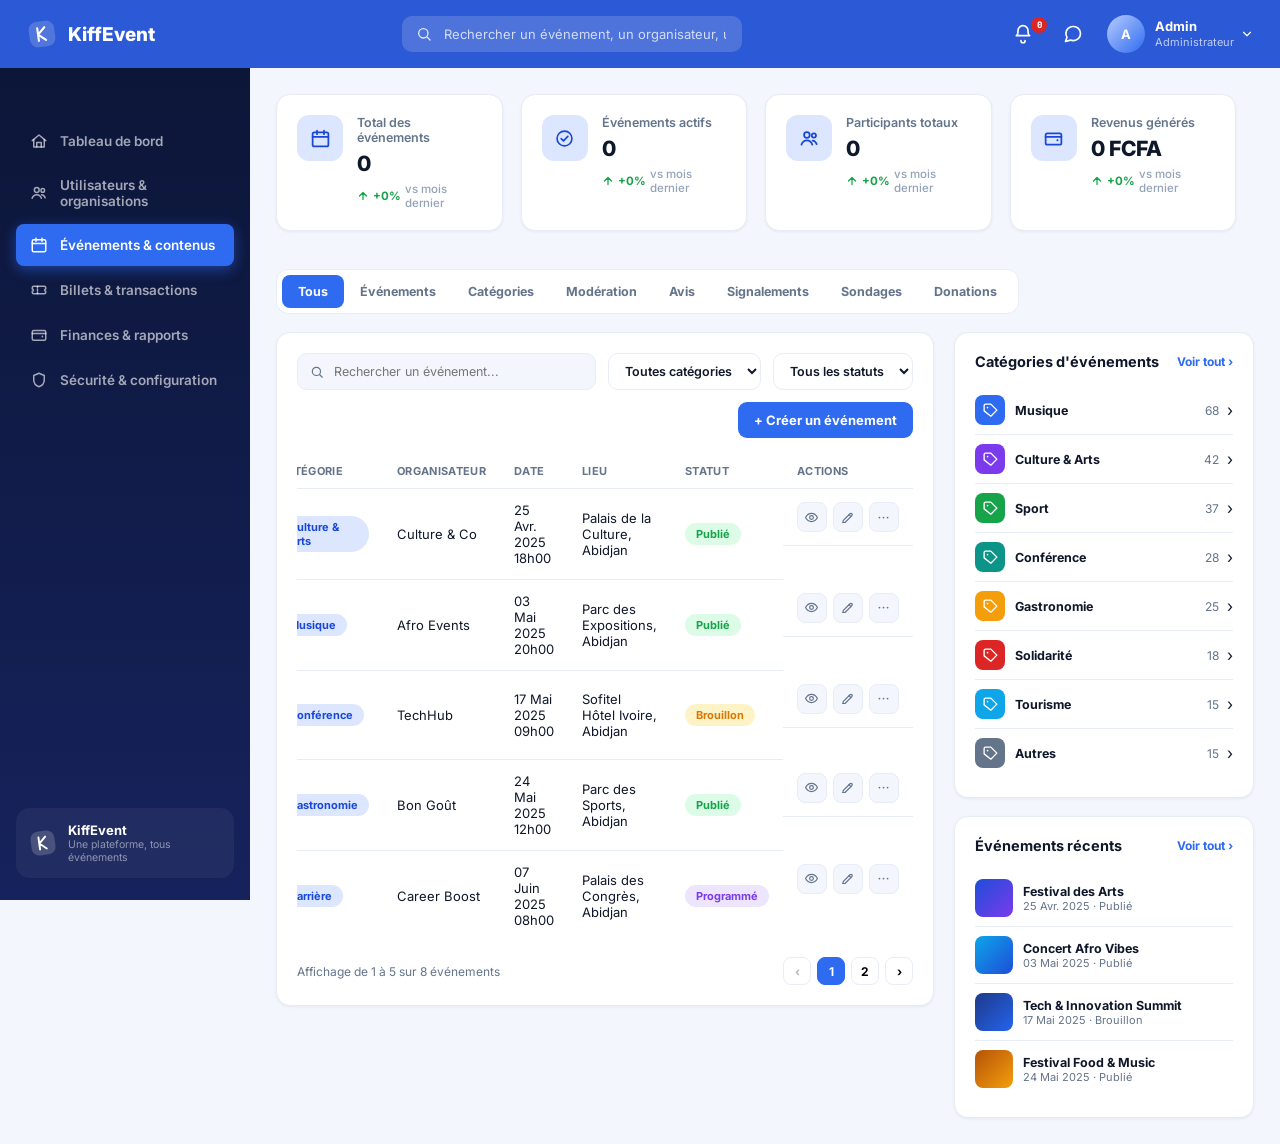
<file: admin/evenements-contenus.html>
<!DOCTYPE html>
<html lang="fr">

<head>
  <meta charset="UTF-8">
  <meta name="viewport" content="width=device-width, initial-scale=1.0">
  <title>Événements & contenus · KiffEvent Admin</title>
  <link rel="icon" href="../assets/logos/kiffevent-mark-white.svg" type="image/svg+xml">
  <link rel="stylesheet" href="css/admin-events.css">
</head>

<body>
  <header class="topbar">
    <a href="tableau-de-bord.html" class="logo"><img src="../assets/logos/kiffevent-mark-white.svg" alt="">KiffEvent</a>
    <div class="topbar-left">
      <div class="topbar-search">
        <svg viewBox="0 0 24 24" fill="none" stroke="currentColor" stroke-width="2" stroke-linecap="round"
          stroke-linejoin="round">
          <circle cx="11" cy="11" r="7" />
          <path d="m21 21-4.3-4.3" />
        </svg>
        <input type="text" id="global-search" placeholder="Rechercher un événement, un organisateur, un contenu...">
      </div>
    </div>
    <div class="topbar-right">
      <button class="topbar-icon-btn" aria-label="Notifications"><svg viewBox="0 0 24 24" fill="none"
          stroke="currentColor" stroke-width="2" stroke-linecap="round" stroke-linejoin="round">
          <path d="M6 8a6 6 0 0 1 12 0c0 5 2 6 2 6H4s2-1 2-6Z" />
          <path d="M9.5 20a2.5 2.5 0 0 0 5 0" />
        </svg><span class="topbar-badge" data-notif-count>0</span></button>
      <button class="topbar-icon-btn" aria-label="Messages"><svg viewBox="0 0 24 24" fill="none" stroke="currentColor"
          stroke-width="2" stroke-linecap="round" stroke-linejoin="round">
          <path
            d="M21 11.5a8.4 8.4 0 0 1-8.9 8.4 8.9 8.9 0 0 1-3.1-.6L3 21l1.8-5A8.3 8.3 0 0 1 3.5 11 8.4 8.4 0 0 1 12 3a8.4 8.4 0 0 1 9 8.5Z" />
        </svg></button>
      <div class="topbar-user">
        <div class="avatar">A</div>
        <div>
          <div class="u-name">Admin</div>
          <div class="u-role">Administrateur</div>
        </div>
        <svg viewBox="0 0 24 24" fill="none" stroke="currentColor" stroke-width="2" stroke-linecap="round"
          stroke-linejoin="round">
          <path d="m6 9 6 6 6-6" />
        </svg>
      </div>
    </div>
  </header>
  <header class="mobile-topbar">
    <a href="tableau-de-bord.html" class="logo"><img src="../assets/logos/kiffevent-mark-white.svg" alt="">KiffEvent</a>
    <div class="mobile-topbar-right">
      <button aria-label="Notifications"><svg viewBox="0 0 24 24" fill="none" stroke="currentColor" stroke-width="2"
          stroke-linecap="round" stroke-linejoin="round">
          <path d="M6 8a6 6 0 0 1 12 0c0 5 2 6 2 6H4s2-1 2-6Z" />
          <path d="M9.5 20a2.5 2.5 0 0 0 5 0" />
        </svg></button>
      <button aria-label="Profil"><svg viewBox="0 0 24 24" fill="none" stroke="currentColor" stroke-width="2"
          stroke-linecap="round" stroke-linejoin="round">
          <path d="m6 9 6 6 6-6" />
        </svg></button>
    </div>
  </header>
  <div class="app-shell">
    <aside class="sidebar">
      <nav class="sidebar-nav">
        <a href="tableau-de-bord.html" class=""><svg viewBox="0 0 24 24" fill="none" stroke="currentColor"
            stroke-width="2" stroke-linecap="round" stroke-linejoin="round">
            <path d="M3 11.5 12 4l9 7.5" />
            <path d="M5 10v10h14V10" />
            <path d="M9 20v-6h6v6" />
          </svg><span>Tableau de bord</span></a><a href="utilisateurs-organisations.html" class=""><svg
            viewBox="0 0 24 24" fill="none" stroke="currentColor" stroke-width="2" stroke-linecap="round"
            stroke-linejoin="round">
            <circle cx="9" cy="8" r="3.2" />
            <path d="M2.8 19c1.2-3.2 3.6-4.8 6.2-4.8s5 1.6 6.2 4.8" />
            <circle cx="17" cy="8.5" r="2.4" />
            <path d="M15.5 14.4c2.2.2 3.8 1.6 4.7 4" />
          </svg><span>Utilisateurs & organisations</span></a><a href="evenements-contenus.html" class="active"><svg
            viewBox="0 0 24 24" fill="none" stroke="currentColor" stroke-width="2" stroke-linecap="round"
            stroke-linejoin="round">
            <rect x="3" y="5" width="18" height="16" rx="2" />
            <path d="M3 10h18M8 3v4M16 3v4" />
          </svg><span>Événements & contenus</span></a><a href="billets-transactions.html" class=""><svg
            viewBox="0 0 24 24" fill="none" stroke="currentColor" stroke-width="2" stroke-linecap="round"
            stroke-linejoin="round">
            <path
              d="M3 9a2 2 0 0 1 2-2h14a2 2 0 0 1 2 2v1.5a1.5 1.5 0 0 0 0 3V15a2 2 0 0 1-2 2H5a2 2 0 0 1-2-2v-1.5a1.5 1.5 0 0 0 0-3V9Z" />
            <path d="M10 7v10" stroke-dasharray="2 2" />
          </svg><span>Billets & transactions</span></a><a href="finances-rapports.html" class=""><svg
            viewBox="0 0 24 24" fill="none" stroke="currentColor" stroke-width="2" stroke-linecap="round"
            stroke-linejoin="round">
            <rect x="3" y="6" width="18" height="13" rx="2" />
            <path d="M3 10h18" />
            <circle cx="16.5" cy="14" r="1.2" fill="currentColor" stroke="none" />
          </svg><span>Finances & rapports</span></a><a href="securite-configuration.html" class=""><svg
            viewBox="0 0 24 24" fill="none" stroke="currentColor" stroke-width="2" stroke-linecap="round"
            stroke-linejoin="round">
            <path d="M12 3l7 3v6c0 4.5-3 7.5-7 9-4-1.5-7-4.5-7-9V6l7-3Z" />
          </svg><span>Sécurité & configuration</span></a>
      </nav>
      <div class="sidebar-footer">
        <img src="../assets/logos/kiffevent-mark-white.svg" alt="">
        <div>
          <div class="sf-title">KiffEvent</div>
          <div class="sf-sub">Une plateforme, tous événements</div>
        </div>
      </div>
    </aside>
    <div class="main-content">

      <main class="page-body">

        <div class="stat-grid">
          <div class="card card-pad stat-card">
            <div class="stat-icon blue"><svg viewBox="0 0 24 24" fill="none" stroke="currentColor" stroke-width="2"
                stroke-linecap="round" stroke-linejoin="round">
                <rect x="3" y="5" width="18" height="16" rx="2" />
                <path d="M3 10h18M8 3v4M16 3v4" />
              </svg></div>
            <div>
              <div class="label">Total des événements</div>
              <div class="value">0</div>
              <div class="delta up"><svg viewBox="0 0 24 24" fill="none" stroke="currentColor" stroke-width="2.5"
                  stroke-linecap="round" stroke-linejoin="round">
                  <path d="M12 19V5M5 12l7-7 7 7" />
                </svg>+0%<span class="vs">vs mois dernier</span></div>
            </div>
          </div>
          <div class="card card-pad stat-card">
            <div class="stat-icon blue"><svg class="ui-icon" viewBox="0 0 24 24" fill="none" stroke="currentColor"
                stroke-width="1.9" stroke-linecap="round" stroke-linejoin="round" aria-hidden="true">
                <circle cx="12" cy="12" r="8.5" />
                <path d="m8.2 12.2 2.6 2.6 5-5.2" />
              </svg></div>
            <div>
              <div class="label">Événements actifs</div>
              <div class="value">0</div>
              <div class="delta up"><svg viewBox="0 0 24 24" fill="none" stroke="currentColor" stroke-width="2.5"
                  stroke-linecap="round" stroke-linejoin="round">
                  <path d="M12 19V5M5 12l7-7 7 7" />
                </svg>+0%<span class="vs">vs mois dernier</span></div>
            </div>
          </div>
          <div class="card card-pad stat-card">
            <div class="stat-icon blue"><svg viewBox="0 0 24 24" fill="none" stroke="currentColor" stroke-width="2"
                stroke-linecap="round" stroke-linejoin="round">
                <circle cx="9" cy="8" r="3.2" />
                <path d="M2.8 19c1.2-3.2 3.6-4.8 6.2-4.8s5 1.6 6.2 4.8" />
                <circle cx="17" cy="8.5" r="2.4" />
                <path d="M15.5 14.4c2.2.2 3.8 1.6 4.7 4" />
              </svg></div>
            <div>
              <div class="label">Participants totaux</div>
              <div class="value">0</div>
              <div class="delta up"><svg viewBox="0 0 24 24" fill="none" stroke="currentColor" stroke-width="2.5"
                  stroke-linecap="round" stroke-linejoin="round">
                  <path d="M12 19V5M5 12l7-7 7 7" />
                </svg>+0%<span class="vs">vs mois dernier</span></div>
            </div>
          </div>
          <div class="card card-pad stat-card">
            <div class="stat-icon blue"><svg viewBox="0 0 24 24" fill="none" stroke="currentColor" stroke-width="2"
                stroke-linecap="round" stroke-linejoin="round">
                <rect x="3" y="6" width="18" height="13" rx="2" />
                <path d="M3 10h18" />
                <circle cx="16.5" cy="14" r="1.2" fill="currentColor" stroke="none" />
              </svg></div>
            <div>
              <div class="label">Revenus générés</div>
              <div class="value">0 FCFA</div>
              <div class="delta up"><svg viewBox="0 0 24 24" fill="none" stroke="currentColor" stroke-width="2.5"
                  stroke-linecap="round" stroke-linejoin="round">
                  <path d="M12 19V5M5 12l7-7 7 7" />
                </svg>+0%<span class="vs">vs mois dernier</span></div>
            </div>
          </div>
        </div>

        <div class="tabs-row" id="content-tabs">
          <button class="active" data-tab="tous">Tous</button>
          <button data-tab="evenements">Événements</button>
          <button data-tab="categories">Catégories</button>
          <button data-tab="moderation">Modération</button>
          <button data-tab="avis">Avis</button>
          <button data-tab="signalements">Signalements</button>
          <button data-tab="sondages">Sondages</button>
          <button data-tab="donations">Donations</button>
        </div>

        <div class="grid-2col">
          <div class="col-main">
            <div class="card card-pad">
              <div class="table-toolbar">
                <div class="search-mini"><svg viewBox="0 0 24 24" fill="none" stroke="currentColor" stroke-width="2"
                    stroke-linecap="round" stroke-linejoin="round">
                    <circle cx="11" cy="11" r="7" />
                    <path d="m21 21-4.3-4.3" />
                  </svg><input type="text" id="event-search" placeholder="Rechercher un événement..."></div>
                <select class="select-mini" id="category-filter">
                  <option value="all">Toutes catégories</option>
                </select>
                <select class="select-mini" id="event-status-filter">
                  <option value="all">Tous les statuts</option>
                  <option>Publié</option>
                  <option>Brouillon</option>
                  <option>Programmé</option>
                  <option>Terminé</option>
                  <option>Archivé</option>
                </select>
                <button class="btn btn-primary" style="margin-left:auto;">+ Créer un événement</button>
              </div>
              <div class="table-scroll">
                <div class="table-wrap">
                  <table class="data-table">
                    <thead>
                      <tr>
                        <th></th>
                        <th>Événement</th>
                        <th>Catégorie</th>
                        <th>Organisateur</th>
                        <th>Date</th>
                        <th>Lieu</th>
                        <th>Statut</th>
                        <th>Actions</th>
                      </tr>
                    </thead>
                    <tbody id="events-table-body"></tbody>
                  </table>
                </div>
              </div>
              <div class="pagination">
                <span id="pagination-info"></span>
                <div class="pages" id="pagination-pages"></div>
              </div>
            </div>
          </div>

          <div class="col-side">
            <div class="card card-pad">
              <div class="card-title">
                <h3>Catégories d'événements</h3><a href="#" class="see-all">Voir tout ›</a>
              </div>
              <div id="categories-list"></div>
            </div>
            <div class="card card-pad">
              <div class="card-title">
                <h3>Événements récents</h3><a href="#" class="see-all">Voir tout ›</a>
              </div>
              <div id="recent-events-side"></div>
            </div>
          </div>
        </div>

      </main>
    </div>
  </div>
  <nav class="bottom-nav"><a href="tableau-de-bord.html" class=""><svg viewBox="0 0 24 24" fill="none"
        stroke="currentColor" stroke-width="2" stroke-linecap="round" stroke-linejoin="round">
        <path d="M3 11.5 12 4l9 7.5" />
        <path d="M5 10v10h14V10" />
        <path d="M9 20v-6h6v6" />
      </svg><span>Accueil</span></a><a href="utilisateurs-organisations.html" class=""><svg viewBox="0 0 24 24"
        fill="none" stroke="currentColor" stroke-width="2" stroke-linecap="round" stroke-linejoin="round">
        <circle cx="9" cy="8" r="3.2" />
        <path d="M2.8 19c1.2-3.2 3.6-4.8 6.2-4.8s5 1.6 6.2 4.8" />
        <circle cx="17" cy="8.5" r="2.4" />
        <path d="M15.5 14.4c2.2.2 3.8 1.6 4.7 4" />
      </svg><span>Utilisateurs</span></a><a href="evenements-contenus.html" class="active"><svg viewBox="0 0 24 24"
        fill="none" stroke="currentColor" stroke-width="2" stroke-linecap="round" stroke-linejoin="round">
        <rect x="3" y="5" width="18" height="16" rx="2" />
        <path d="M3 10h18M8 3v4M16 3v4" />
      </svg><span>Événements</span></a><a href="finances-rapports.html" class=""><svg viewBox="0 0 24 24" fill="none"
        stroke="currentColor" stroke-width="2" stroke-linecap="round" stroke-linejoin="round">
        <path d="M4 20V10M12 20V4M20 20v-7" />
      </svg><span>Rapports</span></a><a href="securite-configuration.html" class=""><svg viewBox="0 0 24 24" fill="none"
        stroke="currentColor" stroke-width="2" stroke-linecap="round" stroke-linejoin="round">
        <path d="M3 6h18M3 12h18M3 18h18" />
      </svg><span>Plus</span></a></nav>
  <script src="js/icons.js"></script>
  <script src="js/admin-data.js"></script>
  <script src="js/charts.js"></script>
  <script src="js/admin-events.js"></script>
</body>

</html>
</file>
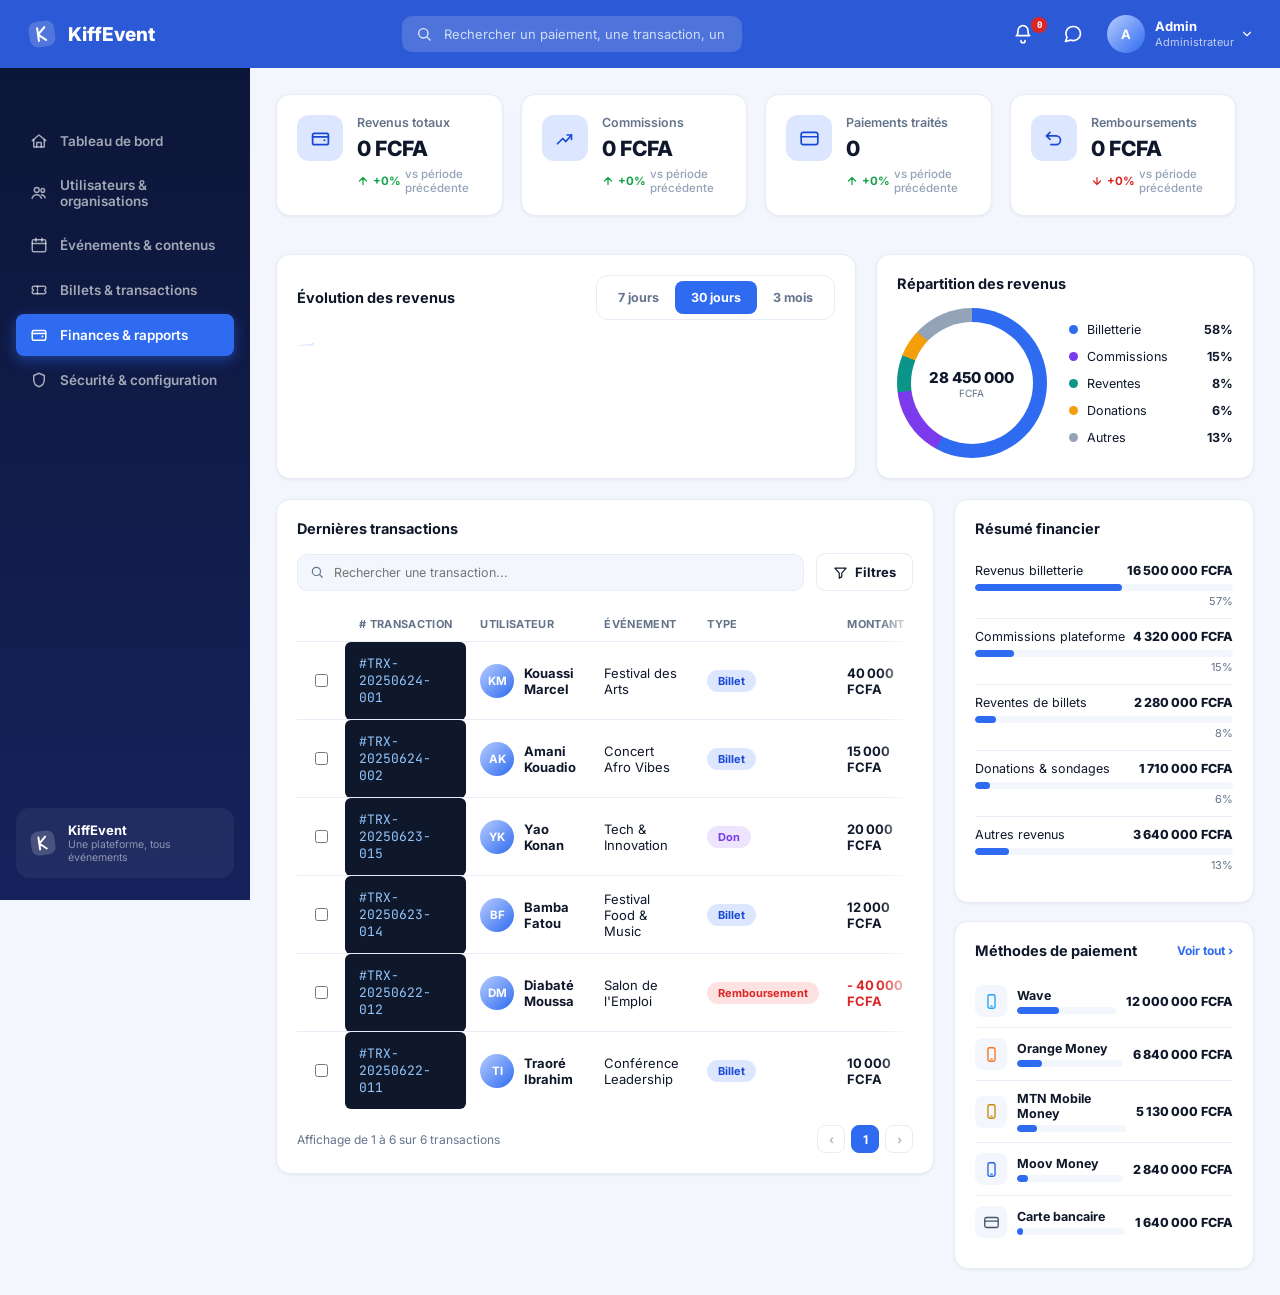
<file: admin/finances-rapports.html>
<!DOCTYPE html>
<html lang="fr">

<head>
  <meta charset="UTF-8">
  <meta name="viewport" content="width=device-width, initial-scale=1.0">
  <title>Finances & rapports · KiffEvent Admin</title>
  <link rel="icon" href="../assets/logos/kiffevent-mark-white.svg" type="image/svg+xml">
  <link rel="stylesheet" href="css/admin-finance.css">
</head>

<body>
  <header class="topbar">
    <a href="tableau-de-bord.html" class="logo"><img src="../assets/logos/kiffevent-mark-white.svg" alt="">KiffEvent</a>
    <div class="topbar-left">
      <div class="topbar-search">
        <svg viewBox="0 0 24 24" fill="none" stroke="currentColor" stroke-width="2" stroke-linecap="round"
          stroke-linejoin="round">
          <circle cx="11" cy="11" r="7" />
          <path d="m21 21-4.3-4.3" />
        </svg>
        <input type="text" id="global-search" placeholder="Rechercher un paiement, une transaction, un utilisateur...">
      </div>
    </div>
    <div class="topbar-right">
      <button class="topbar-icon-btn" aria-label="Notifications"><svg viewBox="0 0 24 24" fill="none"
          stroke="currentColor" stroke-width="2" stroke-linecap="round" stroke-linejoin="round">
          <path d="M6 8a6 6 0 0 1 12 0c0 5 2 6 2 6H4s2-1 2-6Z" />
          <path d="M9.5 20a2.5 2.5 0 0 0 5 0" />
        </svg><span class="topbar-badge" data-notif-count>0</span></button>
      <button class="topbar-icon-btn" aria-label="Messages"><svg viewBox="0 0 24 24" fill="none" stroke="currentColor"
          stroke-width="2" stroke-linecap="round" stroke-linejoin="round">
          <path
            d="M21 11.5a8.4 8.4 0 0 1-8.9 8.4 8.9 8.9 0 0 1-3.1-.6L3 21l1.8-5A8.3 8.3 0 0 1 3.5 11 8.4 8.4 0 0 1 12 3a8.4 8.4 0 0 1 9 8.5Z" />
        </svg></button>
      <div class="topbar-user">
        <div class="avatar">A</div>
        <div>
          <div class="u-name">Admin</div>
          <div class="u-role">Administrateur</div>
        </div>
        <svg viewBox="0 0 24 24" fill="none" stroke="currentColor" stroke-width="2" stroke-linecap="round"
          stroke-linejoin="round">
          <path d="m6 9 6 6 6-6" />
        </svg>
      </div>
    </div>
  </header>
  <header class="mobile-topbar">
    <a href="tableau-de-bord.html" class="logo"><img src="../assets/logos/kiffevent-mark-white.svg" alt="">KiffEvent</a>
    <div class="mobile-topbar-right">
      <button aria-label="Notifications"><svg viewBox="0 0 24 24" fill="none" stroke="currentColor" stroke-width="2"
          stroke-linecap="round" stroke-linejoin="round">
          <path d="M6 8a6 6 0 0 1 12 0c0 5 2 6 2 6H4s2-1 2-6Z" />
          <path d="M9.5 20a2.5 2.5 0 0 0 5 0" />
        </svg></button>
      <button aria-label="Profil"><svg viewBox="0 0 24 24" fill="none" stroke="currentColor" stroke-width="2"
          stroke-linecap="round" stroke-linejoin="round">
          <path d="m6 9 6 6 6-6" />
        </svg></button>
    </div>
  </header>
  <div class="app-shell">
    <aside class="sidebar">
      <nav class="sidebar-nav">
        <a href="tableau-de-bord.html" class=""><svg viewBox="0 0 24 24" fill="none" stroke="currentColor"
            stroke-width="2" stroke-linecap="round" stroke-linejoin="round">
            <path d="M3 11.5 12 4l9 7.5" />
            <path d="M5 10v10h14V10" />
            <path d="M9 20v-6h6v6" />
          </svg><span>Tableau de bord</span></a><a href="utilisateurs-organisations.html" class=""><svg
            viewBox="0 0 24 24" fill="none" stroke="currentColor" stroke-width="2" stroke-linecap="round"
            stroke-linejoin="round">
            <circle cx="9" cy="8" r="3.2" />
            <path d="M2.8 19c1.2-3.2 3.6-4.8 6.2-4.8s5 1.6 6.2 4.8" />
            <circle cx="17" cy="8.5" r="2.4" />
            <path d="M15.5 14.4c2.2.2 3.8 1.6 4.7 4" />
          </svg><span>Utilisateurs & organisations</span></a><a href="evenements-contenus.html" class=""><svg
            viewBox="0 0 24 24" fill="none" stroke="currentColor" stroke-width="2" stroke-linecap="round"
            stroke-linejoin="round">
            <rect x="3" y="5" width="18" height="16" rx="2" />
            <path d="M3 10h18M8 3v4M16 3v4" />
          </svg><span>Événements & contenus</span></a><a href="billets-transactions.html" class=""><svg
            viewBox="0 0 24 24" fill="none" stroke="currentColor" stroke-width="2" stroke-linecap="round"
            stroke-linejoin="round">
            <path
              d="M3 9a2 2 0 0 1 2-2h14a2 2 0 0 1 2 2v1.5a1.5 1.5 0 0 0 0 3V15a2 2 0 0 1-2 2H5a2 2 0 0 1-2-2v-1.5a1.5 1.5 0 0 0 0-3V9Z" />
            <path d="M10 7v10" stroke-dasharray="2 2" />
          </svg><span>Billets & transactions</span></a><a href="finances-rapports.html" class="active"><svg
            viewBox="0 0 24 24" fill="none" stroke="currentColor" stroke-width="2" stroke-linecap="round"
            stroke-linejoin="round">
            <rect x="3" y="6" width="18" height="13" rx="2" />
            <path d="M3 10h18" />
            <circle cx="16.5" cy="14" r="1.2" fill="currentColor" stroke="none" />
          </svg><span>Finances & rapports</span></a><a href="securite-configuration.html" class=""><svg
            viewBox="0 0 24 24" fill="none" stroke="currentColor" stroke-width="2" stroke-linecap="round"
            stroke-linejoin="round">
            <path d="M12 3l7 3v6c0 4.5-3 7.5-7 9-4-1.5-7-4.5-7-9V6l7-3Z" />
          </svg><span>Sécurité & configuration</span></a>
      </nav>
      <div class="sidebar-footer">
        <img src="../assets/logos/kiffevent-mark-white.svg" alt="">
        <div>
          <div class="sf-title">KiffEvent</div>
          <div class="sf-sub">Une plateforme, tous événements</div>
        </div>
      </div>
    </aside>
    <div class="main-content">

      <main class="page-body">


        <div class="stat-grid">
          <div class="card card-pad stat-card">
            <div class="stat-icon blue"><svg viewBox="0 0 24 24" fill="none" stroke="currentColor" stroke-width="2"
                stroke-linecap="round" stroke-linejoin="round">
                <rect x="3" y="6" width="18" height="13" rx="2" />
                <path d="M3 10h18" />
                <circle cx="16.5" cy="14" r="1.2" fill="currentColor" stroke="none" />
              </svg></div>
            <div>
              <div class="label">Revenus totaux</div>
              <div class="value">0 FCFA</div>
              <div class="delta up"><svg viewBox="0 0 24 24" fill="none" stroke="currentColor" stroke-width="2.5"
                  stroke-linecap="round" stroke-linejoin="round">
                  <path d="M12 19V5M5 12l7-7 7 7" />
                </svg>+0%<span class="vs">vs période précédente</span></div>
            </div>
          </div>
          <div class="card card-pad stat-card">
            <div class="stat-icon blue"><svg class="ui-icon" viewBox="0 0 24 24" fill="none" stroke="currentColor"
                stroke-width="1.9" stroke-linecap="round" stroke-linejoin="round" aria-hidden="true">
                <path d="M4 18 10 12l3.5 3.5L20 8" />
                <path d="M15 8h5v5" />
              </svg></div>
            <div>
              <div class="label">Commissions</div>
              <div class="value">0 FCFA</div>
              <div class="delta up"><svg viewBox="0 0 24 24" fill="none" stroke="currentColor" stroke-width="2.5"
                  stroke-linecap="round" stroke-linejoin="round">
                  <path d="M12 19V5M5 12l7-7 7 7" />
                </svg>+0%<span class="vs">vs période précédente</span></div>
            </div>
          </div>
          <div class="card card-pad stat-card">
            <div class="stat-icon blue"><svg class="ui-icon" viewBox="0 0 24 24" fill="none" stroke="currentColor"
                stroke-width="1.9" stroke-linecap="round" stroke-linejoin="round" aria-hidden="true">
                <rect x="2.5" y="5" width="19" height="14" rx="2.5" />
                <path d="M2.5 10h19" />
              </svg></div>
            <div>
              <div class="label">Paiements traités</div>
              <div class="value">0</div>
              <div class="delta up"><svg viewBox="0 0 24 24" fill="none" stroke="currentColor" stroke-width="2.5"
                  stroke-linecap="round" stroke-linejoin="round">
                  <path d="M12 19V5M5 12l7-7 7 7" />
                </svg>+0%<span class="vs">vs période précédente</span></div>
            </div>
          </div>
          <div class="card card-pad stat-card">
            <div class="stat-icon blue"><svg class="ui-icon" viewBox="0 0 24 24" fill="none" stroke="currentColor"
                stroke-width="1.9" stroke-linecap="round" stroke-linejoin="round" aria-hidden="true">
                <path d="M4 9h11a5 5 0 0 1 0 10H9" />
                <path d="M8 5 4 9l4 4" />
              </svg></div>
            <div>
              <div class="label">Remboursements</div>
              <div class="value">0 FCFA</div>
              <div class="delta down"><svg viewBox="0 0 24 24" fill="none" stroke="currentColor" stroke-width="2.5"
                  stroke-linecap="round" stroke-linejoin="round">
                  <path d="M12 5v14M5 12l7 7 7-7" />
                </svg>+0%<span class="vs">vs période précédente</span></div>
            </div>
          </div>
        </div>

        <div class="chart-row">
          <div class="card card-pad chart-main">
            <div class="card-title">
              <h3>Évolution des revenus</h3>
              <div class="tabs-row" style="margin:0;" id="rev-range-tabs">
                <button data-range="7">7 jours</button><button class="active" data-range="30">30 jours</button><button
                  data-range="90">3 mois</button>
              </div>
            </div>
            <div class="line-chart-box" id="revenue-chart"></div>
          </div>
          <div class="card card-pad chart-side">
            <div class="card-title">
              <h3>Répartition des revenus</h3>
            </div>
            <div class="donut-wrap">
              <div class="donut-ring" id="fin-donut"></div>
              <div class="donut-legend" id="fin-legend"></div>
            </div>
          </div>
        </div>

        <div class="grid-2col">
          <div class="col-main">
            <div class="card card-pad">
              <div class="card-title">
                <h3>Dernières transactions</h3>
              </div>
              <div class="table-toolbar">
                <div class="search-mini"><svg viewBox="0 0 24 24" fill="none" stroke="currentColor" stroke-width="2"
                    stroke-linecap="round" stroke-linejoin="round">
                    <circle cx="11" cy="11" r="7" />
                    <path d="m21 21-4.3-4.3" />
                  </svg><input type="text" id="txn-search" placeholder="Rechercher une transaction..."></div>
                <button class="btn btn-outline"><svg class="ui-icon" viewBox="0 0 24 24" fill="none"
                    stroke="currentColor" stroke-width="1.9" stroke-linecap="round" stroke-linejoin="round"
                    aria-hidden="true">
                    <path d="M3 5h18l-7 8v6l-4 2v-8L3 5Z" />
                  </svg>Filtres</button>
              </div>
              <div class="table-scroll table-slide">
                <div class="table-wrap">
                  <table class="data-table">
                    <thead>
                      <tr>
                        <th></th>
                        <th># Transaction</th>
                        <th>Utilisateur</th>
                        <th>Événement</th>
                        <th>Type</th>
                        <th>Montant</th>
                        <th>Méthode</th>
                        <th>Statut</th>
                        <th>Date</th>
                        <th></th>
                      </tr>
                    </thead>
                    <tbody id="finance-table-body"></tbody>
                  </table>
                </div>
              </div>
              <div class="pagination"><span id="pagination-info"></span>
                <div class="pages" id="pagination-pages"></div>
              </div>
            </div>
          </div>
          <div class="col-side">
            <div class="card card-pad">
              <div class="card-title">
                <h3>Résumé financier</h3>
              </div>
              <div id="finance-summary"></div>
            </div>
            <div class="card card-pad">
              <div class="card-title">
                <h3>Méthodes de paiement</h3><a href="#" class="see-all">Voir tout ›</a>
              </div>
              <div id="payment-methods-list"></div>
            </div>

          </div>
        </div>

      </main>
    </div>
  </div>
  <nav class="bottom-nav"><a href="tableau-de-bord.html" class=""><svg viewBox="0 0 24 24" fill="none"
        stroke="currentColor" stroke-width="2" stroke-linecap="round" stroke-linejoin="round">
        <path d="M3 11.5 12 4l9 7.5" />
        <path d="M5 10v10h14V10" />
        <path d="M9 20v-6h6v6" />
      </svg><span>Accueil</span></a><a href="utilisateurs-organisations.html" class=""><svg viewBox="0 0 24 24"
        fill="none" stroke="currentColor" stroke-width="2" stroke-linecap="round" stroke-linejoin="round">
        <circle cx="9" cy="8" r="3.2" />
        <path d="M2.8 19c1.2-3.2 3.6-4.8 6.2-4.8s5 1.6 6.2 4.8" />
        <circle cx="17" cy="8.5" r="2.4" />
        <path d="M15.5 14.4c2.2.2 3.8 1.6 4.7 4" />
      </svg><span>Utilisateurs</span></a><a href="evenements-contenus.html" class=""><svg viewBox="0 0 24 24"
        fill="none" stroke="currentColor" stroke-width="2" stroke-linecap="round" stroke-linejoin="round">
        <rect x="3" y="5" width="18" height="16" rx="2" />
        <path d="M3 10h18M8 3v4M16 3v4" />
      </svg><span>Événements</span></a><a href="finances-rapports.html" class="active"><svg viewBox="0 0 24 24"
        fill="none" stroke="currentColor" stroke-width="2" stroke-linecap="round" stroke-linejoin="round">
        <path d="M4 20V10M12 20V4M20 20v-7" />
      </svg><span>Rapports</span></a><a href="securite-configuration.html" class=""><svg viewBox="0 0 24 24" fill="none"
        stroke="currentColor" stroke-width="2" stroke-linecap="round" stroke-linejoin="round">
        <path d="M3 6h18M3 12h18M3 18h18" />
      </svg><span>Plus</span></a></nav>
  <script src="js/icons.js"></script>
  <script src="js/admin-data.js"></script>
  <script src="js/charts.js"></script>
  <script src="js/admin-finance.js"></script>
</body>

</html>
</file>
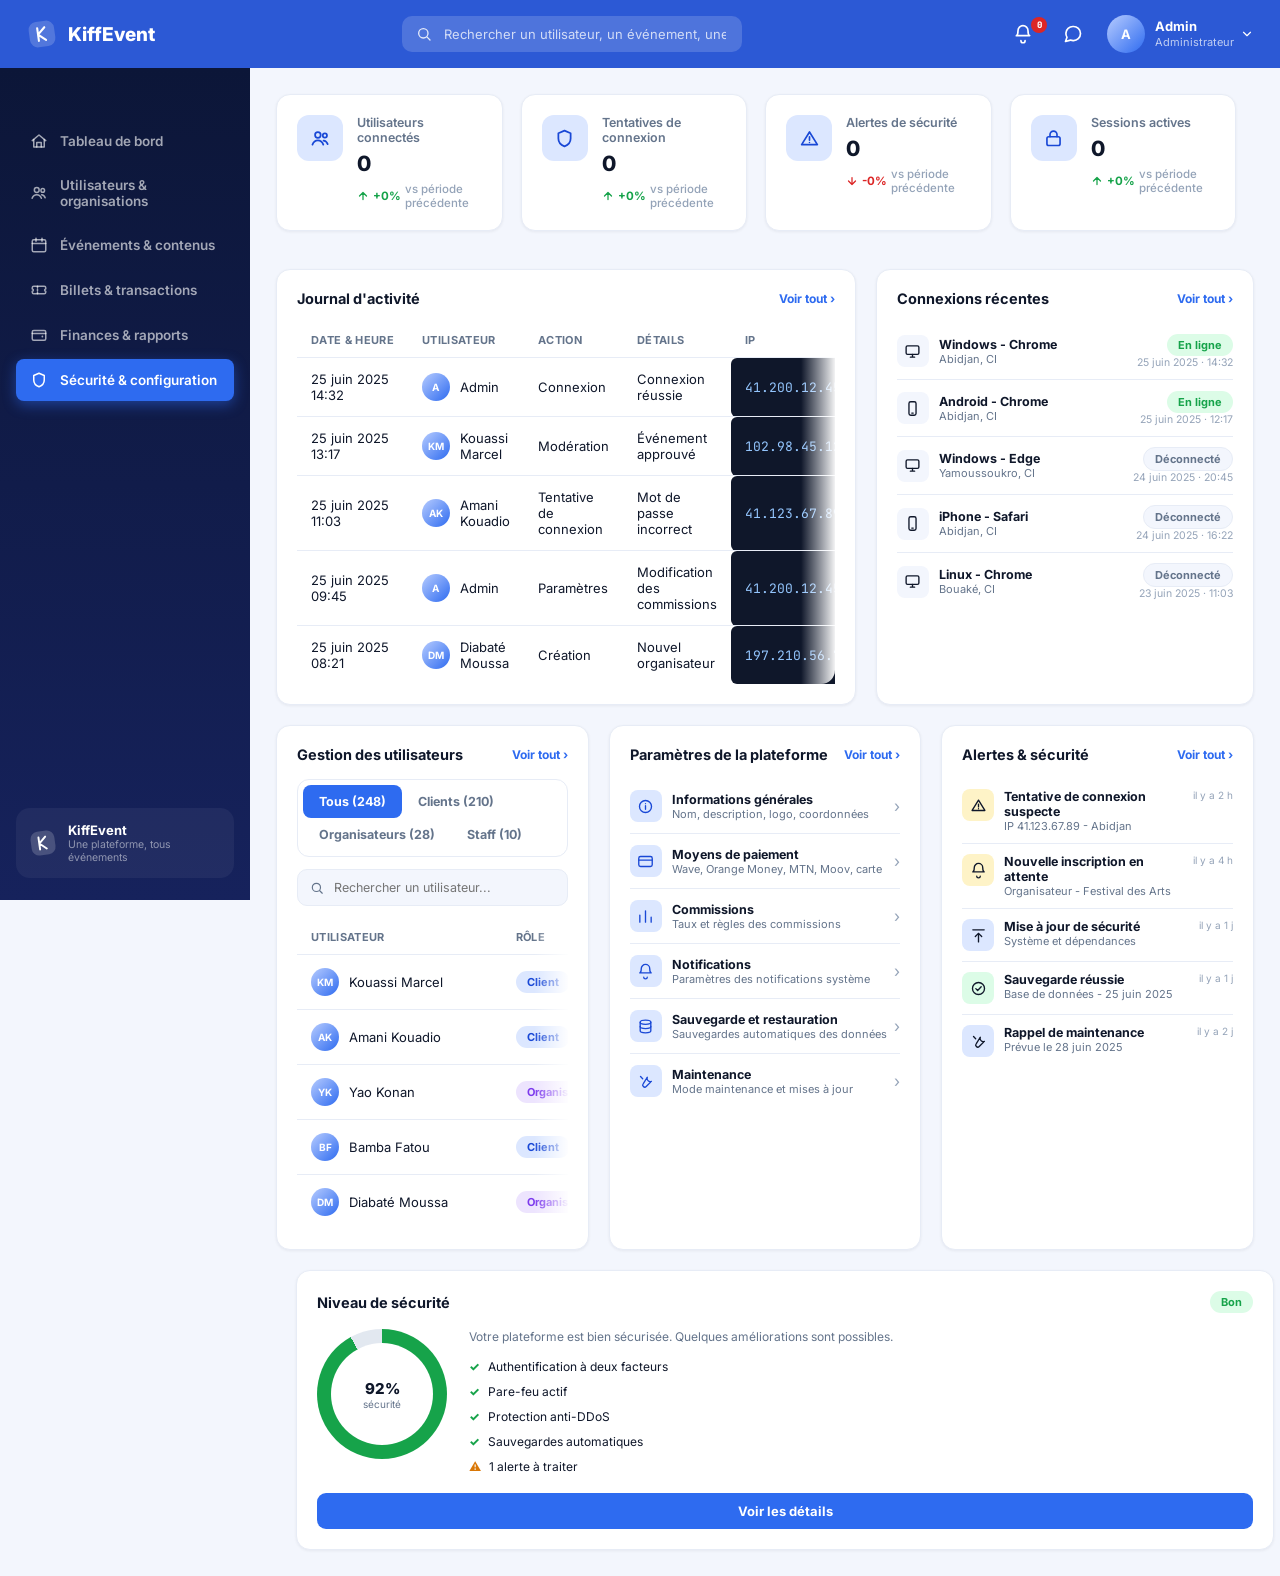
<file: admin/securite-configuration.html>
<!DOCTYPE html>
<html lang="fr">

<head>
  <meta charset="UTF-8">
  <meta name="viewport" content="width=device-width, initial-scale=1.0">
  <title>Sécurité & configuration · KiffEvent Admin</title>
  <link rel="icon" href="../assets/logos/kiffevent-mark-white.svg" type="image/svg+xml">
  <link rel="stylesheet" href="css/admin-security.css">
</head>

<body>
  <header class="topbar">
    <a href="tableau-de-bord.html" class="logo"><img src="../assets/logos/kiffevent-mark-white.svg" alt="">KiffEvent</a>
    <div class="topbar-left">
      <div class="topbar-search">
        <svg viewBox="0 0 24 24" fill="none" stroke="currentColor" stroke-width="2" stroke-linecap="round"
          stroke-linejoin="round">
          <circle cx="11" cy="11" r="7" />
          <path d="m21 21-4.3-4.3" />
        </svg>
        <input type="text" id="global-search" placeholder="Rechercher un utilisateur, un événement, une transaction...">
      </div>
    </div>
    <div class="topbar-right">
      <button class="topbar-icon-btn" aria-label="Notifications"><svg viewBox="0 0 24 24" fill="none"
          stroke="currentColor" stroke-width="2" stroke-linecap="round" stroke-linejoin="round">
          <path d="M6 8a6 6 0 0 1 12 0c0 5 2 6 2 6H4s2-1 2-6Z" />
          <path d="M9.5 20a2.5 2.5 0 0 0 5 0" />
        </svg><span class="topbar-badge" data-notif-count>0</span></button>
      <button class="topbar-icon-btn" aria-label="Messages"><svg viewBox="0 0 24 24" fill="none" stroke="currentColor"
          stroke-width="2" stroke-linecap="round" stroke-linejoin="round">
          <path
            d="M21 11.5a8.4 8.4 0 0 1-8.9 8.4 8.9 8.9 0 0 1-3.1-.6L3 21l1.8-5A8.3 8.3 0 0 1 3.5 11 8.4 8.4 0 0 1 12 3a8.4 8.4 0 0 1 9 8.5Z" />
        </svg></button>
      <div class="topbar-user">
        <div class="avatar">A</div>
        <div>
          <div class="u-name">Admin</div>
          <div class="u-role">Administrateur</div>
        </div>
        <svg viewBox="0 0 24 24" fill="none" stroke="currentColor" stroke-width="2" stroke-linecap="round"
          stroke-linejoin="round">
          <path d="m6 9 6 6 6-6" />
        </svg>
      </div>
    </div>
  </header>
  <header class="mobile-topbar">
    <a href="tableau-de-bord.html" class="logo"><img src="../assets/logos/kiffevent-mark-white.svg" alt="">KiffEvent</a>
    <div class="mobile-topbar-right">
      <button aria-label="Notifications"><svg viewBox="0 0 24 24" fill="none" stroke="currentColor" stroke-width="2"
          stroke-linecap="round" stroke-linejoin="round">
          <path d="M6 8a6 6 0 0 1 12 0c0 5 2 6 2 6H4s2-1 2-6Z" />
          <path d="M9.5 20a2.5 2.5 0 0 0 5 0" />
        </svg></button>
      <button aria-label="Profil"><svg viewBox="0 0 24 24" fill="none" stroke="currentColor" stroke-width="2"
          stroke-linecap="round" stroke-linejoin="round">
          <path d="m6 9 6 6 6-6" />
        </svg></button>
    </div>
  </header>
  <div class="app-shell">
    <aside class="sidebar">
      <nav class="sidebar-nav">
        <a href="tableau-de-bord.html" class=""><svg viewBox="0 0 24 24" fill="none" stroke="currentColor"
            stroke-width="2" stroke-linecap="round" stroke-linejoin="round">
            <path d="M3 11.5 12 4l9 7.5" />
            <path d="M5 10v10h14V10" />
            <path d="M9 20v-6h6v6" />
          </svg><span>Tableau de bord</span></a><a href="utilisateurs-organisations.html" class=""><svg
            viewBox="0 0 24 24" fill="none" stroke="currentColor" stroke-width="2" stroke-linecap="round"
            stroke-linejoin="round">
            <circle cx="9" cy="8" r="3.2" />
            <path d="M2.8 19c1.2-3.2 3.6-4.8 6.2-4.8s5 1.6 6.2 4.8" />
            <circle cx="17" cy="8.5" r="2.4" />
            <path d="M15.5 14.4c2.2.2 3.8 1.6 4.7 4" />
          </svg><span>Utilisateurs & organisations</span></a><a href="evenements-contenus.html" class=""><svg
            viewBox="0 0 24 24" fill="none" stroke="currentColor" stroke-width="2" stroke-linecap="round"
            stroke-linejoin="round">
            <rect x="3" y="5" width="18" height="16" rx="2" />
            <path d="M3 10h18M8 3v4M16 3v4" />
          </svg><span>Événements & contenus</span></a><a href="billets-transactions.html" class=""><svg
            viewBox="0 0 24 24" fill="none" stroke="currentColor" stroke-width="2" stroke-linecap="round"
            stroke-linejoin="round">
            <path
              d="M3 9a2 2 0 0 1 2-2h14a2 2 0 0 1 2 2v1.5a1.5 1.5 0 0 0 0 3V15a2 2 0 0 1-2 2H5a2 2 0 0 1-2-2v-1.5a1.5 1.5 0 0 0 0-3V9Z" />
            <path d="M10 7v10" stroke-dasharray="2 2" />
          </svg><span>Billets & transactions</span></a><a href="finances-rapports.html" class=""><svg
            viewBox="0 0 24 24" fill="none" stroke="currentColor" stroke-width="2" stroke-linecap="round"
            stroke-linejoin="round">
            <rect x="3" y="6" width="18" height="13" rx="2" />
            <path d="M3 10h18" />
            <circle cx="16.5" cy="14" r="1.2" fill="currentColor" stroke="none" />
          </svg><span>Finances & rapports</span></a><a href="securite-configuration.html" class="active"><svg
            viewBox="0 0 24 24" fill="none" stroke="currentColor" stroke-width="2" stroke-linecap="round"
            stroke-linejoin="round">
            <path d="M12 3l7 3v6c0 4.5-3 7.5-7 9-4-1.5-7-4.5-7-9V6l7-3Z" />
          </svg><span>Sécurité & configuration</span></a>
      </nav>
      <div class="sidebar-footer">
        <img src="../assets/logos/kiffevent-mark-white.svg" alt="">
        <div>
          <div class="sf-title">KiffEvent</div>
          <div class="sf-sub">Une plateforme, tous événements</div>
        </div>
      </div>
    </aside>
    <div class="main-content">

      <main class="page-body">

        <div class="stat-grid">
          <div class="card card-pad stat-card">
            <div class="stat-icon blue"><svg viewBox="0 0 24 24" fill="none" stroke="currentColor" stroke-width="2"
                stroke-linecap="round" stroke-linejoin="round">
                <circle cx="9" cy="8" r="3.2" />
                <path d="M2.8 19c1.2-3.2 3.6-4.8 6.2-4.8s5 1.6 6.2 4.8" />
                <circle cx="17" cy="8.5" r="2.4" />
                <path d="M15.5 14.4c2.2.2 3.8 1.6 4.7 4" />
              </svg></div>
            <div>
              <div class="label">Utilisateurs connectés</div>
              <div class="value">0</div>
              <div class="delta up"><svg viewBox="0 0 24 24" fill="none" stroke="currentColor" stroke-width="2.5"
                  stroke-linecap="round" stroke-linejoin="round">
                  <path d="M12 19V5M5 12l7-7 7 7" />
                </svg>+0%<span class="vs">vs période précédente</span></div>
            </div>
          </div>
          <div class="card card-pad stat-card">
            <div class="stat-icon blue"><svg viewBox="0 0 24 24" fill="none" stroke="currentColor" stroke-width="2"
                stroke-linecap="round" stroke-linejoin="round">
                <path d="M12 3l7 3v6c0 4.5-3 7.5-7 9-4-1.5-7-4.5-7-9V6l7-3Z" />
              </svg></div>
            <div>
              <div class="label">Tentatives de connexion</div>
              <div class="value">0</div>
              <div class="delta up"><svg viewBox="0 0 24 24" fill="none" stroke="currentColor" stroke-width="2.5"
                  stroke-linecap="round" stroke-linejoin="round">
                  <path d="M12 19V5M5 12l7-7 7 7" />
                </svg>+0%<span class="vs">vs période précédente</span></div>
            </div>
          </div>
          <div class="card card-pad stat-card">
            <div class="stat-icon blue"><svg class="ui-icon" viewBox="0 0 24 24" fill="none" stroke="currentColor"
                stroke-width="1.9" stroke-linecap="round" stroke-linejoin="round" aria-hidden="true">
                <path d="M12 4.5 21 19H3l9-14.5Z" />
                <path d="M12 10v4" />
                <circle cx="12" cy="16.6" r="0.9" fill="currentColor" stroke="none" />
              </svg></div>
            <div>
              <div class="label">Alertes de sécurité</div>
              <div class="value">0</div>
              <div class="delta down"><svg viewBox="0 0 24 24" fill="none" stroke="currentColor" stroke-width="2.5"
                  stroke-linecap="round" stroke-linejoin="round">
                  <path d="M12 5v14M5 12l7 7 7-7" />
                </svg>-0%<span class="vs">vs période précédente</span></div>
            </div>
          </div>
          <div class="card card-pad stat-card">
            <div class="stat-icon blue"><svg class="ui-icon" viewBox="0 0 24 24" fill="none" stroke="currentColor"
                stroke-width="1.9" stroke-linecap="round" stroke-linejoin="round" aria-hidden="true">
                <rect x="4.5" y="10" width="15" height="10" rx="2" />
                <path d="M8 10V7.5a4 4 0 0 1 8 0V10" />
              </svg></div>
            <div>
              <div class="label">Sessions actives</div>
              <div class="value">0</div>
              <div class="delta up"><svg viewBox="0 0 24 24" fill="none" stroke="currentColor" stroke-width="2.5"
                  stroke-linecap="round" stroke-linejoin="round">
                  <path d="M12 19V5M5 12l7-7 7 7" />
                </svg>+0%<span class="vs">vs période précédente</span></div>
            </div>
          </div>
        </div>

        <div class="chart-row">
          <div class="card card-pad" style="flex:1.6;">
            <div class="card-title">
              <h3>Journal d'activité</h3><a href="#" class="see-all">Voir tout ›</a>
            </div>
            <div class="table-scroll">
              <div class="table-wrap">
                <table class="data-table">
                  <thead>
                    <tr>
                      <th>Date & heure</th>
                      <th>Utilisateur</th>
                      <th>Action</th>
                      <th>Détails</th>
                      <th>IP</th>
                      <th>Statut</th>
                    </tr>
                  </thead>
                  <tbody id="activity-log-body"></tbody>
                </table>
              </div>
            </div>
          </div>
          <div class="card card-pad" style="flex:1;">
            <div class="card-title">
              <h3>Connexions récentes</h3><a href="#" class="see-all">Voir tout ›</a>
            </div>
            <div id="sessions-list"></div>
          </div>
        </div>

        <div class="chart-row">
          <div class="card card-pad" style="flex:1;">
            <div class="card-title">
              <h3>Gestion des utilisateurs</h3><a href="utilisateurs-organisations.html" class="see-all">Voir tout ›</a>
            </div>
            <div class="tabs-row" id="sec-user-tabs" style="margin-bottom:12px;">
              <button class="active" data-t="Tous">Tous (248)</button><button data-t="Client">Clients
                (210)</button><button data-t="Organisateur">Organisateurs (28)</button><button data-t="Staff">Staff
                (10)</button>
            </div>
            <div class="search-mini" style="margin-bottom:14px;"><svg viewBox="0 0 24 24" fill="none"
                stroke="currentColor" stroke-width="2" stroke-linecap="round" stroke-linejoin="round">
                <circle cx="11" cy="11" r="7" />
                <path d="m21 21-4.3-4.3" />
              </svg><input type="text" placeholder="Rechercher un utilisateur..." id="sec-user-search"></div>
            <div class="table-scroll">
              <div class="table-wrap">
                <table class="data-table">
                  <thead>
                    <tr>
                      <th>Utilisateur</th>
                      <th>Rôle</th>
                      <th>Statut</th>
                      <th>Dernière connexion</th>
                    </tr>
                  </thead>
                  <tbody id="sec-users-body"></tbody>
                </table>
              </div>
            </div>
          </div>
          <div class="card card-pad" style="flex:1;">
            <div class="card-title">
              <h3>Paramètres de la plateforme</h3><a href="#" class="see-all">Voir tout ›</a>
            </div>
            <div id="platform-settings"></div>
          </div>
          <div class="card card-pad" style="flex:1;">
            <div class="card-title">
              <h3>Alertes & sécurité</h3><a href="#" class="see-all">Voir tout ›</a>
            </div>
            <div id="security-alerts-list"></div>
          </div>
        </div>

        <div class="grid-2col">
          <div class="col-main"></div>
          <div class="col-side" style="width:100%;">
            <div class="card card-pad security-score-card">
              <div class="card-title">
                <h3>Niveau de sécurité</h3><span class="badge badge-green">Bon</span>
              </div>
              <div class="donut-wrap">
                <div class="donut-ring" id="security-donut"></div>
                <div>
                  <p class="sec-desc">Votre plateforme est bien sécurisée. Quelques améliorations sont possibles.</p>
                  <ul class="check-list" id="security-checklist"></ul>
                </div>
              </div>
              <button class="btn btn-primary btn-block" style="margin-top:14px;">Voir les détails</button>
            </div>
          </div>
        </div>

      </main>
    </div>
  </div>
  <nav class="bottom-nav"><a href="tableau-de-bord.html" class=""><svg viewBox="0 0 24 24" fill="none"
        stroke="currentColor" stroke-width="2" stroke-linecap="round" stroke-linejoin="round">
        <path d="M3 11.5 12 4l9 7.5" />
        <path d="M5 10v10h14V10" />
        <path d="M9 20v-6h6v6" />
      </svg><span>Accueil</span></a><a href="utilisateurs-organisations.html" class=""><svg viewBox="0 0 24 24"
        fill="none" stroke="currentColor" stroke-width="2" stroke-linecap="round" stroke-linejoin="round">
        <circle cx="9" cy="8" r="3.2" />
        <path d="M2.8 19c1.2-3.2 3.6-4.8 6.2-4.8s5 1.6 6.2 4.8" />
        <circle cx="17" cy="8.5" r="2.4" />
        <path d="M15.5 14.4c2.2.2 3.8 1.6 4.7 4" />
      </svg><span>Utilisateurs</span></a><a href="evenements-contenus.html" class=""><svg viewBox="0 0 24 24"
        fill="none" stroke="currentColor" stroke-width="2" stroke-linecap="round" stroke-linejoin="round">
        <rect x="3" y="5" width="18" height="16" rx="2" />
        <path d="M3 10h18M8 3v4M16 3v4" />
      </svg><span>Événements</span></a><a href="finances-rapports.html" class=""><svg viewBox="0 0 24 24" fill="none"
        stroke="currentColor" stroke-width="2" stroke-linecap="round" stroke-linejoin="round">
        <path d="M4 20V10M12 20V4M20 20v-7" />
      </svg><span>Rapports</span></a><a href="securite-configuration.html" class="active"><svg viewBox="0 0 24 24"
        fill="none" stroke="currentColor" stroke-width="2" stroke-linecap="round" stroke-linejoin="round">
        <path d="M3 6h18M3 12h18M3 18h18" />
      </svg><span>Plus</span></a></nav>
  <script src="js/icons.js"></script>
  <script src="js/admin-data.js"></script>
  <script src="js/charts.js"></script>
  <script src="js/admin-security.js"></script>
</body>

</html>
</file>
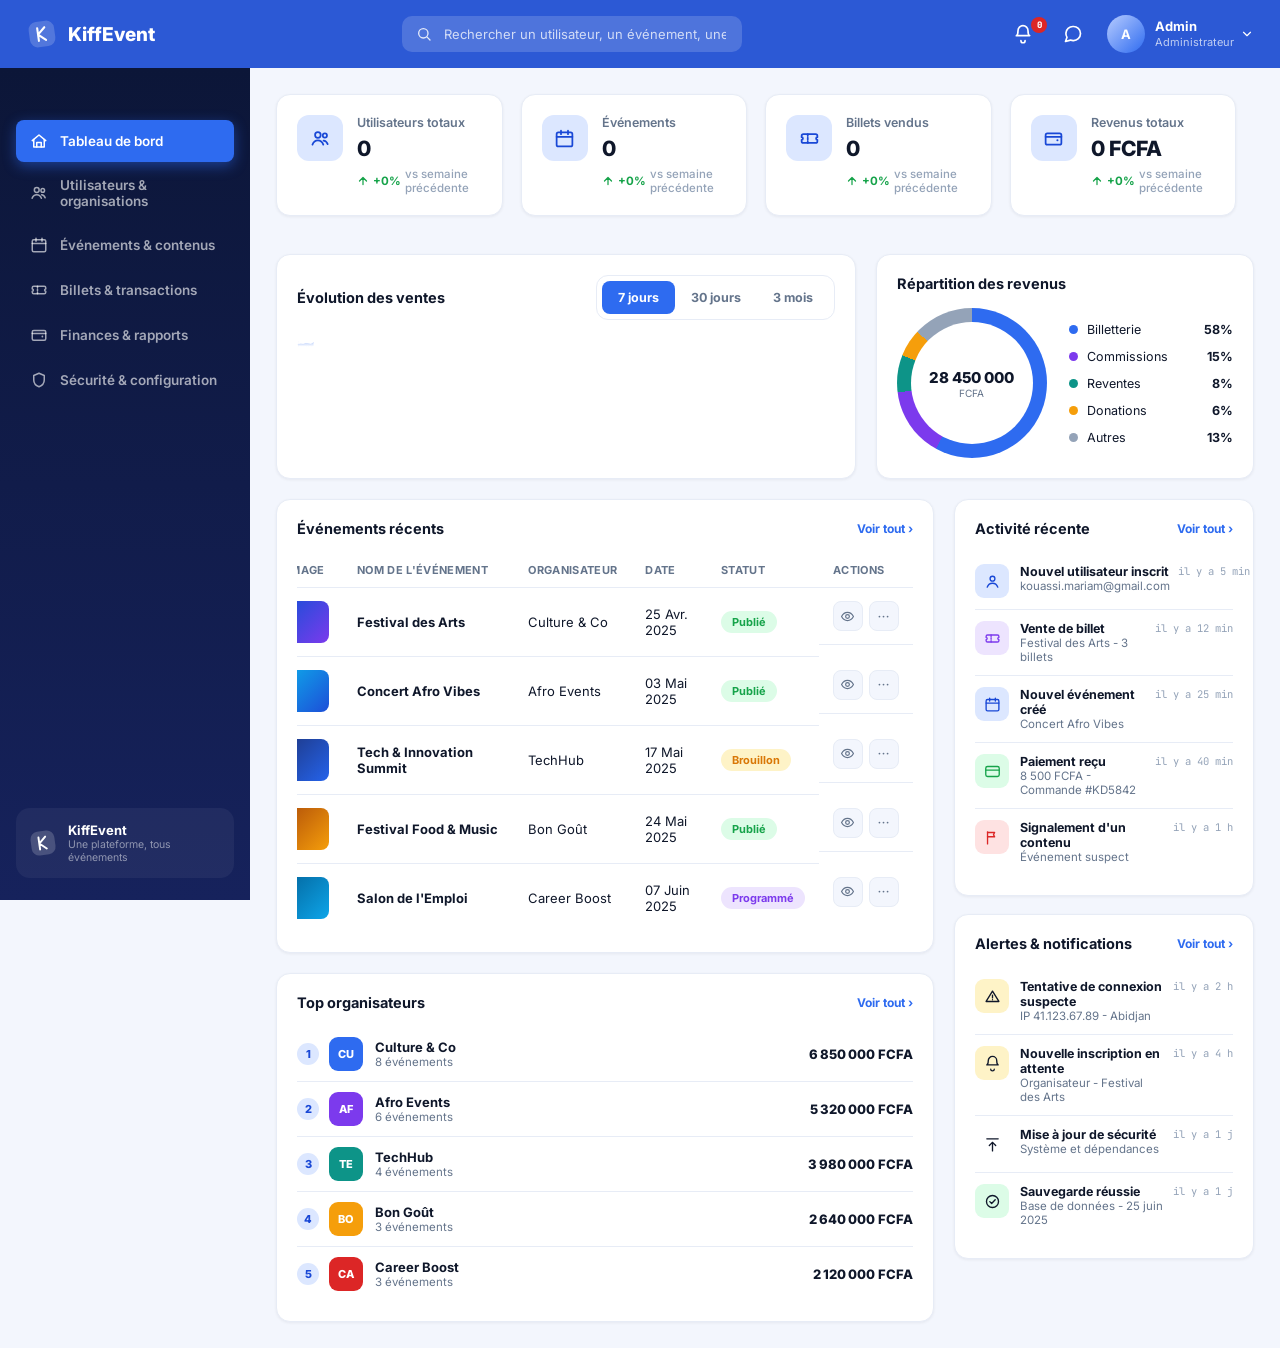
<file: admin/tableau-de-bord.html>
<!DOCTYPE html>
<html lang="fr">

<head>
  <meta charset="UTF-8">
  <meta name="viewport" content="width=device-width, initial-scale=1.0">
  <title>Tableau de bord · KiffEvent Admin</title>
  <link rel="icon" href="../assets/logos/kiffevent-mark-white.svg" type="image/svg+xml">
  <link rel="stylesheet" href="css/admin-dashboard.css">
</head>

<body>
  <header class="topbar">
     <a href="tableau-de-bord.html" class="logo"><img src="../assets/logos/kiffevent-mark-white.svg"
            alt="">KiffEvent</a>
        <div class="topbar-left">
          <div class="topbar-search">
            <svg viewBox="0 0 24 24" fill="none" stroke="currentColor" stroke-width="2" stroke-linecap="round"
              stroke-linejoin="round">
              <circle cx="11" cy="11" r="7" />
              <path d="m21 21-4.3-4.3" />
            </svg>
            <input type="text" id="global-search"
              placeholder="Rechercher un utilisateur, un événement, une commande...">
          </div>
        </div>
        <div class="topbar-right">
          <button class="topbar-icon-btn" aria-label="Notifications"><svg viewBox="0 0 24 24" fill="none"
              stroke="currentColor" stroke-width="2" stroke-linecap="round" stroke-linejoin="round">
              <path d="M6 8a6 6 0 0 1 12 0c0 5 2 6 2 6H4s2-1 2-6Z" />
              <path d="M9.5 20a2.5 2.5 0 0 0 5 0" />
            </svg><span class="topbar-badge" data-notif-count>0</span></button>
          <button class="topbar-icon-btn" aria-label="Messages"><svg viewBox="0 0 24 24" fill="none"
              stroke="currentColor" stroke-width="2" stroke-linecap="round" stroke-linejoin="round">
              <path
                d="M21 11.5a8.4 8.4 0 0 1-8.9 8.4 8.9 8.9 0 0 1-3.1-.6L3 21l1.8-5A8.3 8.3 0 0 1 3.5 11 8.4 8.4 0 0 1 12 3a8.4 8.4 0 0 1 9 8.5Z" />
            </svg></button>
          <div class="topbar-user">
            <div class="avatar">A</div>
            <div>
              <div class="u-name">Admin</div>
              <div class="u-role">Administrateur</div>
            </div>
            <svg viewBox="0 0 24 24" fill="none" stroke="currentColor" stroke-width="2" stroke-linecap="round"
              stroke-linejoin="round">
              <path d="m6 9 6 6 6-6" />
            </svg>
          </div>
        </div>
      </header>

      <header class="mobile-topbar">
        <a href="tableau-de-bord.html" class="logo"><img src="../assets/logos/kiffevent-mark-white.svg"
            alt="">KiffEvent</a>
        <div class="mobile-topbar-right">
          <button aria-label="Notifications"><svg viewBox="0 0 24 24" fill="none" stroke="currentColor" stroke-width="2"
              stroke-linecap="round" stroke-linejoin="round">
              <path d="M6 8a6 6 0 0 1 12 0c0 5 2 6 2 6H4s2-1 2-6Z" />
              <path d="M9.5 20a2.5 2.5 0 0 0 5 0" />
            </svg></button>
          <button aria-label="Profil"><svg viewBox="0 0 24 24" fill="none" stroke="currentColor" stroke-width="2"
              stroke-linecap="round" stroke-linejoin="round">
              <path d="m6 9 6 6 6-6" />
            </svg></button>
        </div>
      </header>

  <div class="app-shell">
    <aside class="sidebar">
      <a href="tableau-de-bord.html" class="logo"></a>
      <nav class="sidebar-nav">
        <a href="tableau-de-bord.html" class="active"><svg viewBox="0 0 24 24" fill="none" stroke="currentColor"
            stroke-width="2" stroke-linecap="round" stroke-linejoin="round">
            <path d="M3 11.5 12 4l9 7.5" />
            <path d="M5 10v10h14V10" />
            <path d="M9 20v-6h6v6" />
          </svg><span>Tableau de bord</span></a><a href="utilisateurs-organisations.html" class=""><svg
            viewBox="0 0 24 24" fill="none" stroke="currentColor" stroke-width="2" stroke-linecap="round"
            stroke-linejoin="round">
            <circle cx="9" cy="8" r="3.2" />
            <path d="M2.8 19c1.2-3.2 3.6-4.8 6.2-4.8s5 1.6 6.2 4.8" />
            <circle cx="17" cy="8.5" r="2.4" />
            <path d="M15.5 14.4c2.2.2 3.8 1.6 4.7 4" />
          </svg><span>Utilisateurs & organisations</span></a><a href="evenements-contenus.html" class=""><svg
            viewBox="0 0 24 24" fill="none" stroke="currentColor" stroke-width="2" stroke-linecap="round"
            stroke-linejoin="round">
            <rect x="3" y="5" width="18" height="16" rx="2" />
            <path d="M3 10h18M8 3v4M16 3v4" />
          </svg><span>Événements & contenus</span></a><a href="billets-transactions.html" class=""><svg
            viewBox="0 0 24 24" fill="none" stroke="currentColor" stroke-width="2" stroke-linecap="round"
            stroke-linejoin="round">
            <path
              d="M3 9a2 2 0 0 1 2-2h14a2 2 0 0 1 2 2v1.5a1.5 1.5 0 0 0 0 3V15a2 2 0 0 1-2 2H5a2 2 0 0 1-2-2v-1.5a1.5 1.5 0 0 0 0-3V9Z" />
            <path d="M10 7v10" stroke-dasharray="2 2" />
          </svg><span>Billets & transactions</span></a><a href="finances-rapports.html" class=""><svg
            viewBox="0 0 24 24" fill="none" stroke="currentColor" stroke-width="2" stroke-linecap="round"
            stroke-linejoin="round">
            <rect x="3" y="6" width="18" height="13" rx="2" />
            <path d="M3 10h18" />
            <circle cx="16.5" cy="14" r="1.2" fill="currentColor" stroke="none" />
          </svg><span>Finances & rapports</span></a><a href="securite-configuration.html" class=""><svg
            viewBox="0 0 24 24" fill="none" stroke="currentColor" stroke-width="2" stroke-linecap="round"
            stroke-linejoin="round">
            <path d="M12 3l7 3v6c0 4.5-3 7.5-7 9-4-1.5-7-4.5-7-9V6l7-3Z" />
          </svg><span>Sécurité & configuration</span></a>
      </nav>
      <div class="sidebar-footer">
        <img src="../assets/logos/kiffevent-mark-white.svg" alt="">
        <div>
          <div class="sf-title">KiffEvent</div>
          <div class="sf-sub">Une plateforme, tous événements</div>
        </div>
      </div>
    </aside>
    <div class="main-content">

      <main class="page-body">
        
        <div class="stat-grid">
          <div class="card card-pad stat-card">
            <div class="stat-icon blue"><svg viewBox="0 0 24 24" fill="none" stroke="currentColor" stroke-width="2"
                stroke-linecap="round" stroke-linejoin="round">
                <circle cx="9" cy="8" r="3.2" />
                <path d="M2.8 19c1.2-3.2 3.6-4.8 6.2-4.8s5 1.6 6.2 4.8" />
                <circle cx="17" cy="8.5" r="2.4" />
                <path d="M15.5 14.4c2.2.2 3.8 1.6 4.7 4" />
              </svg></div>
            <div>
              <div class="label">Utilisateurs totaux</div>
              <div class="value">0</div>
              <div class="delta up"><svg viewBox="0 0 24 24" fill="none" stroke="currentColor" stroke-width="2.5"
                  stroke-linecap="round" stroke-linejoin="round">
                  <path d="M12 19V5M5 12l7-7 7 7" />
                </svg>+0%<span class="vs">vs semaine précédente</span></div>
            </div>
          </div>
          <div class="card card-pad stat-card">
            <div class="stat-icon blue"><svg viewBox="0 0 24 24" fill="none" stroke="currentColor" stroke-width="2"
                stroke-linecap="round" stroke-linejoin="round">
                <rect x="3" y="5" width="18" height="16" rx="2" />
                <path d="M3 10h18M8 3v4M16 3v4" />
              </svg></div>
            <div>
              <div class="label">Événements</div>
              <div class="value">0</div>
              <div class="delta up"><svg viewBox="0 0 24 24" fill="none" stroke="currentColor" stroke-width="2.5"
                  stroke-linecap="round" stroke-linejoin="round">
                  <path d="M12 19V5M5 12l7-7 7 7" />
                </svg>+0%<span class="vs">vs semaine précédente</span></div>
            </div>
          </div>
          <div class="card card-pad stat-card">
            <div class="stat-icon blue"><svg viewBox="0 0 24 24" fill="none" stroke="currentColor" stroke-width="2"
                stroke-linecap="round" stroke-linejoin="round">
                <path
                  d="M3 9a2 2 0 0 1 2-2h14a2 2 0 0 1 2 2v1.5a1.5 1.5 0 0 0 0 3V15a2 2 0 0 1-2 2H5a2 2 0 0 1-2-2v-1.5a1.5 1.5 0 0 0 0-3V9Z" />
                <path d="M10 7v10" stroke-dasharray="2 2" />
              </svg></div>
            <div>
              <div class="label">Billets vendus</div>
              <div class="value">0</div>
              <div class="delta up"><svg viewBox="0 0 24 24" fill="none" stroke="currentColor" stroke-width="2.5"
                  stroke-linecap="round" stroke-linejoin="round">
                  <path d="M12 19V5M5 12l7-7 7 7" />
                </svg>+0%<span class="vs">vs semaine précédente</span></div>
            </div>
          </div>
          <div class="card card-pad stat-card">
            <div class="stat-icon blue"><svg viewBox="0 0 24 24" fill="none" stroke="currentColor" stroke-width="2"
                stroke-linecap="round" stroke-linejoin="round">
                <rect x="3" y="6" width="18" height="13" rx="2" />
                <path d="M3 10h18" />
                <circle cx="16.5" cy="14" r="1.2" fill="currentColor" stroke="none" />
              </svg></div>
            <div>
              <div class="label">Revenus totaux</div>
              <div class="value">0 FCFA</div>
              <div class="delta up"><svg viewBox="0 0 24 24" fill="none" stroke="currentColor" stroke-width="2.5"
                  stroke-linecap="round" stroke-linejoin="round">
                  <path d="M12 19V5M5 12l7-7 7 7" />
                </svg>+0%<span class="vs">vs semaine précédente</span></div>
            </div>
          </div>
        </div>

        <div class="chart-row">
          <div class="card card-pad chart-main">
            <div class="card-title">
              <h3>Évolution des ventes</h3>
              <div class="tabs-row" style="margin:0;" id="sales-range-tabs">
                <button class="active" data-range="7">7 jours</button><button data-range="30">30 jours</button><button
                  data-range="90">3 mois</button>
              </div>
            </div>
            <div class="line-chart-box" id="sales-chart"></div>
          </div>
          <div class="card card-pad chart-side">
            <div class="card-title">
              <h3>Répartition des revenus</h3>
            </div>
            <div class="donut-wrap">
              <div class="donut-ring" id="revenue-donut"></div>
              <div class="donut-legend" id="revenue-legend"></div>
            </div>
          </div>
        </div>

        <div class="grid-2col">
          <div class="col-main">
            <div class="card card-pad" style="margin-bottom:20px;">
              <div class="card-title">
                <h3>Événements récents</h3><a href="evenements-contenus.html" class="see-all">Voir tout ›</a>
              </div>
              <div class="table-scroll"><div class="table-wrap">
                <table class="data-table">
                  <thead>
                    <tr>
                      <th>Image</th>
                      <th>Nom de l'événement</th>
                      <th>Organisateur</th>
                      <th>Date</th>
                      <th>Statut</th>
                      <th>Actions</th>
                    </tr>
                  </thead>
                  <tbody id="recent-events-body"></tbody>
                </table>
              </div></div>
            </div>

            <div class="card card-pad">
              <div class="card-title">
                <h3>Top organisateurs</h3><a href="utilisateurs-organisations.html" class="see-all">Voir tout ›</a>
              </div>
              <div id="top-organizers-list"></div>
            </div>
          </div>

          <div class="col-side">
            <div class="card card-pad">
              <div class="card-title">
                <h3>Activité récente</h3><a href="#" class="see-all">Voir tout ›</a>
              </div>
              <div id="recent-activity-list"></div>
            </div>
            <div class="card card-pad">
              <div class="card-title">
                <h3>Alertes & notifications</h3><a href="securite-configuration.html" class="see-all">Voir tout ›</a>
              </div>
              <div id="alerts-list"></div>
            </div>
          </div>
        </div>

      </main>
    </div>
  </div>
  <nav class="bottom-nav"><a href="tableau-de-bord.html" class="active"><svg viewBox="0 0 24 24" fill="none"
        stroke="currentColor" stroke-width="2" stroke-linecap="round" stroke-linejoin="round">
        <path d="M3 11.5 12 4l9 7.5" />
        <path d="M5 10v10h14V10" />
        <path d="M9 20v-6h6v6" />
      </svg><span>Accueil</span></a><a href="utilisateurs-organisations.html" class=""><svg viewBox="0 0 24 24"
        fill="none" stroke="currentColor" stroke-width="2" stroke-linecap="round" stroke-linejoin="round">
        <circle cx="9" cy="8" r="3.2" />
        <path d="M2.8 19c1.2-3.2 3.6-4.8 6.2-4.8s5 1.6 6.2 4.8" />
        <circle cx="17" cy="8.5" r="2.4" />
        <path d="M15.5 14.4c2.2.2 3.8 1.6 4.7 4" />
      </svg><span>Utilisateurs</span></a><a href="evenements-contenus.html" class=""><svg viewBox="0 0 24 24"
        fill="none" stroke="currentColor" stroke-width="2" stroke-linecap="round" stroke-linejoin="round">
        <rect x="3" y="5" width="18" height="16" rx="2" />
        <path d="M3 10h18M8 3v4M16 3v4" />
      </svg><span>Événements</span></a><a href="finances-rapports.html" class=""><svg viewBox="0 0 24 24" fill="none"
        stroke="currentColor" stroke-width="2" stroke-linecap="round" stroke-linejoin="round">
        <path d="M4 20V10M12 20V4M20 20v-7" />
      </svg><span>Rapports</span></a><a href="securite-configuration.html" class=""><svg viewBox="0 0 24 24" fill="none"
        stroke="currentColor" stroke-width="2" stroke-linecap="round" stroke-linejoin="round">
        <path d="M3 6h18M3 12h18M3 18h18" />
      </svg><span>Plus</span></a></nav>
  <script src="js/icons.js"></script>
  <script src="js/admin-data.js"></script>
  <script src="js/charts.js"></script>
  <script src="js/admin-dashboard.js"></script>
</body>

</html>
</file>
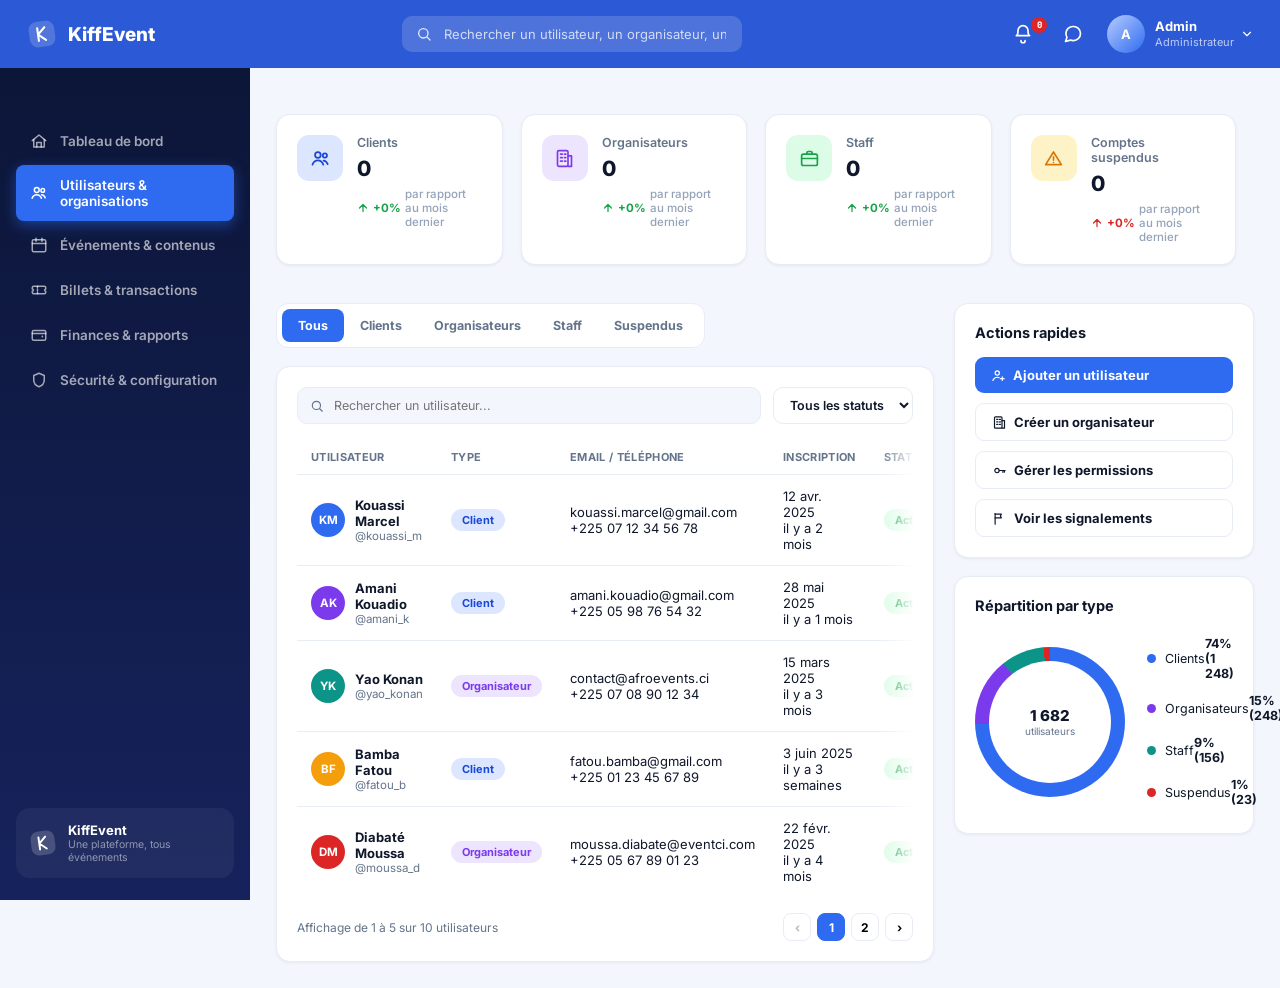
<file: admin/utilisateurs-organisations.html>
<!DOCTYPE html>
<html lang="fr">

<head>
  <meta charset="UTF-8">
  <meta name="viewport" content="width=device-width, initial-scale=1.0">
  <title>Utilisateurs & organisations · KiffEvent Admin</title>
  <link rel="icon" href="../assets/logos/kiffevent-mark-white.svg" type="image/svg+xml">
  <link rel="stylesheet" href="css/admin-users.css">
</head>

<body>
  <header class="topbar">
    <a href="tableau-de-bord.html" class="logo"><img src="../assets/logos/kiffevent-mark-white.svg" alt="">KiffEvent</a>
    <div class="topbar-left">
      <div class="topbar-search">
        <svg viewBox="0 0 24 24" fill="none" stroke="currentColor" stroke-width="2" stroke-linecap="round"
          stroke-linejoin="round">
          <circle cx="11" cy="11" r="7" />
          <path d="m21 21-4.3-4.3" />
        </svg>
        <input type="text" id="global-search" placeholder="Rechercher un utilisateur, un organisateur, un événement...">
      </div>
    </div>
    <div class="topbar-right">
      <button class="topbar-icon-btn" aria-label="Notifications"><svg viewBox="0 0 24 24" fill="none"
          stroke="currentColor" stroke-width="2" stroke-linecap="round" stroke-linejoin="round">
          <path d="M6 8a6 6 0 0 1 12 0c0 5 2 6 2 6H4s2-1 2-6Z" />
          <path d="M9.5 20a2.5 2.5 0 0 0 5 0" />
        </svg><span class="topbar-badge" data-notif-count>0</span></button>
      <button class="topbar-icon-btn" aria-label="Messages"><svg viewBox="0 0 24 24" fill="none" stroke="currentColor"
          stroke-width="2" stroke-linecap="round" stroke-linejoin="round">
          <path
            d="M21 11.5a8.4 8.4 0 0 1-8.9 8.4 8.9 8.9 0 0 1-3.1-.6L3 21l1.8-5A8.3 8.3 0 0 1 3.5 11 8.4 8.4 0 0 1 12 3a8.4 8.4 0 0 1 9 8.5Z" />
        </svg></button>
      <div class="topbar-user">
        <div class="avatar">A</div>
        <div>
          <div class="u-name">Admin</div>
          <div class="u-role">Administrateur</div>
        </div>
        <svg viewBox="0 0 24 24" fill="none" stroke="currentColor" stroke-width="2" stroke-linecap="round"
          stroke-linejoin="round">
          <path d="m6 9 6 6 6-6" />
        </svg>
      </div>
    </div>
  </header>

  <header class="mobile-topbar">
    <div class="mobile-topbar-right">
      <button aria-label="Notifications"><svg viewBox="0 0 24 24" fill="none" stroke="currentColor" stroke-width="2"
          stroke-linecap="round" stroke-linejoin="round">
          <path d="M6 8a6 6 0 0 1 12 0c0 5 2 6 2 6H4s2-1 2-6Z" />
          <path d="M9.5 20a2.5 2.5 0 0 0 5 0" />
        </svg></button>
      <button aria-label="Profil"><svg viewBox="0 0 24 24" fill="none" stroke="currentColor" stroke-width="2"
          stroke-linecap="round" stroke-linejoin="round">
          <path d="m6 9 6 6 6-6" />
        </svg></button>
    </div>
  </header>
  <div class="app-shell">
    <aside class="sidebar">
      <nav class="sidebar-nav">
        <a href="tableau-de-bord.html" class=""><svg viewBox="0 0 24 24" fill="none" stroke="currentColor"
            stroke-width="2" stroke-linecap="round" stroke-linejoin="round">
            <path d="M3 11.5 12 4l9 7.5" />
            <path d="M5 10v10h14V10" />
            <path d="M9 20v-6h6v6" />
          </svg><span>Tableau de bord</span></a><a href="utilisateurs-organisations.html" class="active"><svg
            viewBox="0 0 24 24" fill="none" stroke="currentColor" stroke-width="2" stroke-linecap="round"
            stroke-linejoin="round">
            <circle cx="9" cy="8" r="3.2" />
            <path d="M2.8 19c1.2-3.2 3.6-4.8 6.2-4.8s5 1.6 6.2 4.8" />
            <circle cx="17" cy="8.5" r="2.4" />
            <path d="M15.5 14.4c2.2.2 3.8 1.6 4.7 4" />
          </svg><span>Utilisateurs & organisations</span></a><a href="evenements-contenus.html" class=""><svg
            viewBox="0 0 24 24" fill="none" stroke="currentColor" stroke-width="2" stroke-linecap="round"
            stroke-linejoin="round">
            <rect x="3" y="5" width="18" height="16" rx="2" />
            <path d="M3 10h18M8 3v4M16 3v4" />
          </svg><span>Événements & contenus</span></a><a href="billets-transactions.html" class=""><svg
            viewBox="0 0 24 24" fill="none" stroke="currentColor" stroke-width="2" stroke-linecap="round"
            stroke-linejoin="round">
            <path
              d="M3 9a2 2 0 0 1 2-2h14a2 2 0 0 1 2 2v1.5a1.5 1.5 0 0 0 0 3V15a2 2 0 0 1-2 2H5a2 2 0 0 1-2-2v-1.5a1.5 1.5 0 0 0 0-3V9Z" />
            <path d="M10 7v10" stroke-dasharray="2 2" />
          </svg><span>Billets & transactions</span></a><a href="finances-rapports.html" class=""><svg
            viewBox="0 0 24 24" fill="none" stroke="currentColor" stroke-width="2" stroke-linecap="round"
            stroke-linejoin="round">
            <rect x="3" y="6" width="18" height="13" rx="2" />
            <path d="M3 10h18" />
            <circle cx="16.5" cy="14" r="1.2" fill="currentColor" stroke="none" />
          </svg><span>Finances & rapports</span></a><a href="securite-configuration.html" class=""><svg
            viewBox="0 0 24 24" fill="none" stroke="currentColor" stroke-width="2" stroke-linecap="round"
            stroke-linejoin="round">
            <path d="M12 3l7 3v6c0 4.5-3 7.5-7 9-4-1.5-7-4.5-7-9V6l7-3Z" />
          </svg><span>Sécurité & configuration</span></a>
      </nav>
      <div class="sidebar-footer">
        <img src="../assets/logos/kiffevent-mark-white.svg" alt="">
        <div>
          <div class="sf-title">KiffEvent</div>
          <div class="sf-sub">Une plateforme, tous événements</div>
        </div>
      </div>
    </aside>
    <div class="main-content">
^^^^^^^^^^^^^^
      <main class="page-body">

        <div class="stat-grid">
          <div class="card card-pad stat-card">
            <div class="stat-icon blue"><svg viewBox="0 0 24 24" fill="none" stroke="currentColor" stroke-width="2"
                stroke-linecap="round" stroke-linejoin="round">
                <circle cx="9" cy="8" r="3.2" />
                <path d="M2.8 19c1.2-3.2 3.6-4.8 6.2-4.8s5 1.6 6.2 4.8" />
                <circle cx="17" cy="8.5" r="2.4" />
                <path d="M15.5 14.4c2.2.2 3.8 1.6 4.7 4" />
              </svg></div>
            <div>
              <div class="label">Clients</div>
              <div class="value">0</div>
              <div class="delta up"><svg viewBox="0 0 24 24" fill="none" stroke="currentColor" stroke-width="2.5"
                  stroke-linecap="round" stroke-linejoin="round">
                  <path d="M12 19V5M5 12l7-7 7 7" />
                </svg>+0%<span class="vs">par rapport au mois dernier</span></div>
            </div>
          </div>
          <div class="card card-pad stat-card">
            <div class="stat-icon purple"><svg class="ui-icon" viewBox="0 0 24 24" fill="none" stroke="currentColor"
                stroke-width="1.9" stroke-linecap="round" stroke-linejoin="round" aria-hidden="true">
                <rect x="4" y="3" width="12" height="18" rx="1.5" />
                <path d="M16 9h4v12h-4" />
                <path d="M7.5 7h2M7.5 11h2M7.5 15h2M12 7h1.5M12 11h1.5M12 15h1.5" />
              </svg></div>
            <div>
              <div class="label">Organisateurs</div>
              <div class="value">0</div>
              <div class="delta up"><svg viewBox="0 0 24 24" fill="none" stroke="currentColor" stroke-width="2.5"
                  stroke-linecap="round" stroke-linejoin="round">
                  <path d="M12 19V5M5 12l7-7 7 7" />
                </svg>+0%<span class="vs">par rapport au mois dernier</span></div>
            </div>
          </div>
          <div class="card card-pad stat-card">
            <div class="stat-icon green"><svg class="ui-icon" viewBox="0 0 24 24" fill="none" stroke="currentColor"
                stroke-width="1.9" stroke-linecap="round" stroke-linejoin="round" aria-hidden="true">
                <rect x="3" y="7" width="18" height="13" rx="2" />
                <path d="M9 7V5.5A1.5 1.5 0 0 1 10.5 4h3A1.5 1.5 0 0 1 15 5.5V7" />
                <path d="M3 12h18" />
              </svg></div>
            <div>
              <div class="label">Staff</div>
              <div class="value">0</div>
              <div class="delta up"><svg viewBox="0 0 24 24" fill="none" stroke="currentColor" stroke-width="2.5"
                  stroke-linecap="round" stroke-linejoin="round">
                  <path d="M12 19V5M5 12l7-7 7 7" />
                </svg>+0%<span class="vs">par rapport au mois dernier</span></div>
            </div>
          </div>
          <div class="card card-pad stat-card">
            <div class="stat-icon amber"><svg class="ui-icon" viewBox="0 0 24 24" fill="none" stroke="currentColor"
                stroke-width="1.9" stroke-linecap="round" stroke-linejoin="round" aria-hidden="true">
                <path d="M12 4.5 21 19H3l9-14.5Z" />
                <path d="M12 10v4" />
                <circle cx="12" cy="16.6" r="0.9" fill="currentColor" stroke="none" />
              </svg></div>
            <div>
              <div class="label">Comptes suspendus</div>
              <div class="value">0</div>
              <div class="delta down"><svg viewBox="0 0 24 24" fill="none" stroke="currentColor" stroke-width="2.5"
                  stroke-linecap="round" stroke-linejoin="round">
                  <path d="M12 19V5M5 12l7-7 7 7" />
                </svg>+0%<span class="vs">par rapport au mois dernier</span></div>
            </div>
          </div>
        </div>

        <div class="grid-2col">
          <div class="col-main">
            <div class="tabs-row" id="user-tabs">
              <button class="active" data-type="Tous">Tous</button>
              <button data-type="Client">Clients</button>
              <button data-type="Organisateur">Organisateurs</button>
              <button data-type="Staff">Staff</button>
              <button data-type="Suspendu">Suspendus</button>
            </div>

            <div class="card card-pad">
              <div class="table-toolbar">
                <div class="search-mini"><svg viewBox="0 0 24 24" fill="none" stroke="currentColor" stroke-width="2"
                    stroke-linecap="round" stroke-linejoin="round">
                    <circle cx="11" cy="11" r="7" />
                    <path d="m21 21-4.3-4.3" />
                  </svg><input type="text" id="user-search" placeholder="Rechercher un utilisateur..."></div>
                <select class="select-mini" id="status-filter">
                  <option value="all">Tous les statuts</option>
                  <option value="Actif">Actif</option>
                  <option value="Suspendu">Suspendu</option>
                </select>
              </div>
              <div class="table-scroll">
                <div class="table-wrap">
                  <table class="data-table">
                    <thead>
                      <tr>
                        <th>Utilisateur</th>
                        <th>Type</th>
                        <th>Email / Téléphone</th>
                        <th>Inscription</th>
                        <th>Statut</th>
                        <th>Actions</th>
                      </tr>
                    </thead>
                    <tbody id="users-table-body"></tbody>
                  </table>
                </div>
              </div>
              <div class="pagination">
                <span id="pagination-info"></span>
                <div class="pages" id="pagination-pages"></div>
              </div>
            </div>
          </div>

          <div class="col-side">
            <div class="card card-pad">
              <div class="card-title">
                <h3>Actions rapides</h3>
              </div>
              <div class="quick-actions">
                <button class="btn btn-primary"><svg class="ui-icon" viewBox="0 0 24 24" fill="none"
                    stroke="currentColor" stroke-width="1.9" stroke-linecap="round" stroke-linejoin="round"
                    aria-hidden="true">
                    <circle cx="10" cy="8" r="3.4" />
                    <path d="M3 20c1.3-3.4 4-5.2 7-5.2 1 0 2 .2 2.9.6" />
                    <path d="M18 14v6M15 17h6" />
                  </svg>Ajouter un utilisateur</button>
                <button class="btn btn-outline"><svg class="ui-icon" viewBox="0 0 24 24" fill="none"
                    stroke="currentColor" stroke-width="1.9" stroke-linecap="round" stroke-linejoin="round"
                    aria-hidden="true">
                    <rect x="4" y="3" width="12" height="18" rx="1.5" />
                    <path d="M16 9h4v12h-4" />
                    <path d="M7.5 7h2M7.5 11h2M7.5 15h2M12 7h1.5M12 11h1.5M12 15h1.5" />
                  </svg>Créer un organisateur</button>
                <button class="btn btn-outline"><svg class="ui-icon" viewBox="0 0 24 24" fill="none"
                    stroke="currentColor" stroke-width="1.9" stroke-linecap="round" stroke-linejoin="round"
                    aria-hidden="true">
                    <circle cx="8" cy="12" r="3.5" />
                    <path d="M11.5 12H21M17.5 12v3M20 12v2.5" />
                  </svg>Gérer les permissions</button>
                <button class="btn btn-outline"><svg class="ui-icon" viewBox="0 0 24 24" fill="none"
                    stroke="currentColor" stroke-width="1.9" stroke-linecap="round" stroke-linejoin="round"
                    aria-hidden="true">
                    <path d="M5 21V4" />
                    <path d="M5 5h10l-1.6 3L15 11H5" />
                  </svg>Voir les signalements</button>
              </div>
            </div>
            <div class="card card-pad">
              <div class="card-title">
                <h3>Répartition par type</h3>
              </div>
              <div class="donut-wrap">
                <div class="donut-ring" id="users-donut"></div>
                <div class="donut-legend" id="users-legend"></div>
              </div>
            </div>

          </div>
        </div>

      </main>
    </div>
  </div>
  <nav class="bottom-nav"><a href="tableau-de-bord.html" class=""><svg viewBox="0 0 24 24" fill="none"
        stroke="currentColor" stroke-width="2" stroke-linecap="round" stroke-linejoin="round">
        <path d="M3 11.5 12 4l9 7.5" />
        <path d="M5 10v10h14V10" />
        <path d="M9 20v-6h6v6" />
      </svg><span>Accueil</span></a><a href="utilisateurs-organisations.html" class="active"><svg viewBox="0 0 24 24"
        fill="none" stroke="currentColor" stroke-width="2" stroke-linecap="round" stroke-linejoin="round">
        <circle cx="9" cy="8" r="3.2" />
        <path d="M2.8 19c1.2-3.2 3.6-4.8 6.2-4.8s5 1.6 6.2 4.8" />
        <circle cx="17" cy="8.5" r="2.4" />
        <path d="M15.5 14.4c2.2.2 3.8 1.6 4.7 4" />
      </svg><span>Utilisateurs</span></a><a href="evenements-contenus.html" class=""><svg viewBox="0 0 24 24"
        fill="none" stroke="currentColor" stroke-width="2" stroke-linecap="round" stroke-linejoin="round">
        <rect x="3" y="5" width="18" height="16" rx="2" />
        <path d="M3 10h18M8 3v4M16 3v4" />
      </svg><span>Événements</span></a><a href="finances-rapports.html" class=""><svg viewBox="0 0 24 24" fill="none"
        stroke="currentColor" stroke-width="2" stroke-linecap="round" stroke-linejoin="round">
        <path d="M4 20V10M12 20V4M20 20v-7" />
      </svg><span>Rapports</span></a><a href="securite-configuration.html" class=""><svg viewBox="0 0 24 24" fill="none"
        stroke="currentColor" stroke-width="2" stroke-linecap="round" stroke-linejoin="round">
        <path d="M3 6h18M3 12h18M3 18h18" />
      </svg><span>Plus</span></a></nav>
  <script src="js/icons.js"></script>
  <script src="js/admin-data.js"></script>
  <script src="js/charts.js"></script>
  <script src="js/admin-users.js"></script>
</body>

</html>
</file>
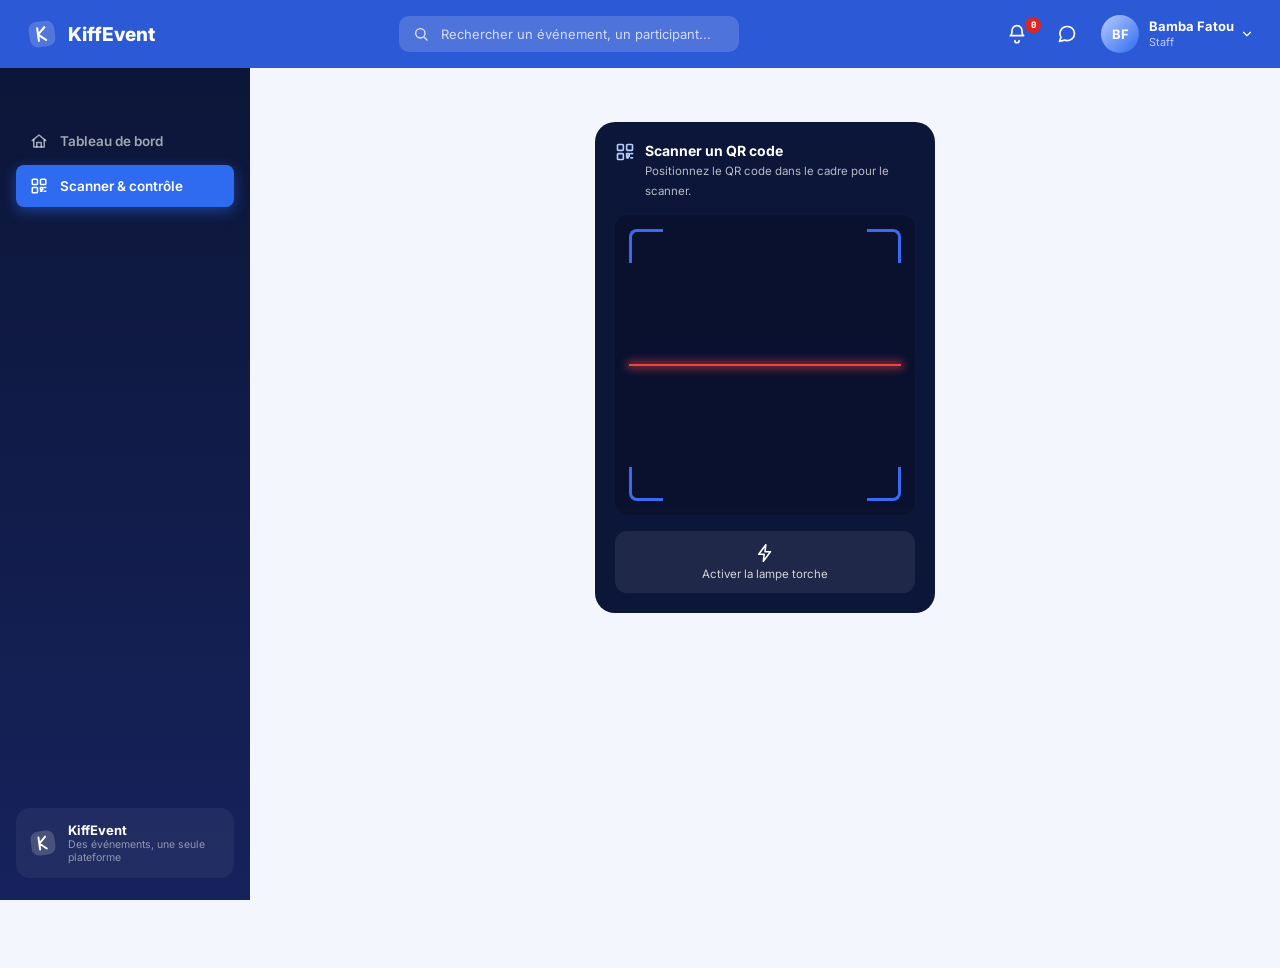
<file: staff/scanner-controle.html>
<!DOCTYPE html>
<html lang="fr">

<head>
  <meta charset="UTF-8">
  <meta name="viewport" content="width=device-width, initial-scale=1.0">
  <title>Scanner & contrôle · KiffEvent Staff</title>
  <link rel="icon" href="../assets/logos/kiffevent-mark-white.svg" type="image/svg+xml">
  <link rel="stylesheet" href="css/staff-scanner.css">
</head>

<body>
      <header class="topbar">
        <a href="tableau-de-bord.html" class="logo"><img src="../assets/logos/kiffevent-mark-white.svg"
            alt="">KiffEvent</a>
        <div class="topbar-left">
          
          <div class="topbar-search">
            <svg viewBox="0 0 24 24" fill="none" stroke="currentColor" stroke-width="2" stroke-linecap="round"
              stroke-linejoin="round">
              <circle cx="11" cy="11" r="7" />
              <path d="m21 21-4.3-4.3" />
            </svg>
            <input type="text" id="global-search" placeholder="Rechercher un événement, un participant...">
          </div>
        </div>
        <div class="topbar-right">
          <button class="topbar-icon-btn" aria-label="Notifications"><svg viewBox="0 0 24 24" fill="none"
              stroke="currentColor" stroke-width="2" stroke-linecap="round" stroke-linejoin="round">
              <path d="M6 8a6 6 0 0 1 12 0c0 5 2 6 2 6H4s2-1 2-6Z" />
              <path d="M9.5 20a2.5 2.5 0 0 0 5 0" />
            </svg><span class="topbar-badge" data-notif-count>0</span></button>
          <button class="topbar-icon-btn" aria-label="Messages"><svg viewBox="0 0 24 24" fill="none"
              stroke="currentColor" stroke-width="2" stroke-linecap="round" stroke-linejoin="round">
              <path
                d="M21 11.5a8.4 8.4 0 0 1-8.9 8.4 8.9 8.9 0 0 1-3.1-.6L3 21l1.8-5A8.3 8.3 0 0 1 3.5 11 8.4 8.4 0 0 1 12 3a8.4 8.4 0 0 1 9 8.5Z" />
            </svg></button>
          <div class="topbar-user">
            <div class="avatar">BF</div>
            <div>
              <div class="u-name">Bamba Fatou</div>
              <div class="u-role">Staff</div>
            </div>
            <svg viewBox="0 0 24 24" fill="none" stroke="currentColor" stroke-width="2" stroke-linecap="round"
              stroke-linejoin="round">
              <path d="m6 9 6 6 6-6" />
            </svg>
          </div>
        </div>
      </header>
      <header class="mobile-topbar">
        <a href="tableau-de-bord.html" class="logo"><img src="../assets/logos/kiffevent-mark-white.svg"
            alt="">KiffEvent</a>
        <div class="mobile-topbar-right">
          <button aria-label="Notifications"><svg viewBox="0 0 24 24" fill="none" stroke="currentColor" stroke-width="2"
              stroke-linecap="round" stroke-linejoin="round">
              <path d="M6 8a6 6 0 0 1 12 0c0 5 2 6 2 6H4s2-1 2-6Z" />
              <path d="M9.5 20a2.5 2.5 0 0 0 5 0" />
            </svg></button>
          <button aria-label="Profil"><svg viewBox="0 0 24 24" fill="none" stroke="currentColor" stroke-width="2"
              stroke-linecap="round" stroke-linejoin="round">
              <path d="m6 9 6 6 6-6" />
            </svg></button>
        </div>
      </header>

  <div class="app-shell">
    <aside class="sidebar">
      <nav class="sidebar-nav">
        <a href="tableau-de-bord.html" class=""><svg viewBox="0 0 24 24" fill="none" stroke="currentColor"
            stroke-width="2" stroke-linecap="round" stroke-linejoin="round">
            <path d="M3 11.5 12 4l9 7.5" />
            <path d="M5 10v10h14V10" />
            <path d="M9 20v-6h6v6" />
          </svg><span>Tableau de bord</span></a><a href="scanner-controle.html" class="active"><svg viewBox="0 0 24 24"
            fill="none" stroke="currentColor" stroke-width="2" stroke-linecap="round" stroke-linejoin="round">
            <rect x="3" y="3" width="7" height="7" rx="1" />
            <rect x="14" y="3" width="7" height="7" rx="1" />
            <rect x="3" y="14" width="7" height="7" rx="1" />
            <path d="M14 14h3v3h-3zM19 14h2M14 19h2M19 19h2" />
          </svg><span>Scanner & contrôle</span></a>
      </nav>
      <div class="sidebar-footer">
        <img src="../assets/logos/kiffevent-mark-white.svg" alt="">
        <div>
          <div class="sf-title">KiffEvent</div>
          <div class="sf-sub">Des événements, une seule plateforme</div>
        </div>
      </div>
    </aside>
    <div class="main-content">
      <main class="page-body">
        <div class="breadcrumb"></div>
        <div class="page-head">
          <div class="head-right-cards">
          
            
          </div>
        </div>

        <div class="scanner-layout">
          
          <div class="scanner-col">
            <div class="scanner-frame-card">
              <div class="scanner-frame-title"><svg viewBox="0 0 24 24" fill="none" stroke="currentColor"
                  stroke-width="2" stroke-linecap="round" stroke-linejoin="round">
                  <rect x="3" y="3" width="7" height="7" rx="1" />
                  <rect x="14" y="3" width="7" height="7" rx="1" />
                  <rect x="3" y="14" width="7" height="7" rx="1" />
                  <path d="M14 14h3v3h-3zM19 14h2M14 19h2M19 19h2" />
                </svg>
                <div><b>Scanner un QR code</b><span>Positionnez le QR code dans le cadre pour le scanner.</span></div>
              </div>
              <div class="scanner-viewport" id="scanner-viewport">
                <div class="scan-corner tl"></div>
                <div class="scan-corner tr"></div>
                <div class="scan-corner bl"></div>
                <div class="scan-corner br"></div>
                <div class="scan-laser"></div>
                <canvas id="qr-demo-canvas" width="220" height="220"></canvas>
              </div>
              <button class="torch-btn" id="torch-btn"><svg class="ui-icon" viewBox="0 0 24 24" fill="none"
                  stroke="currentColor" stroke-width="1.9" stroke-linecap="round" stroke-linejoin="round"
                  aria-hidden="true">
                  <path d="M13 2 4.5 13.5H11L10 22l8.5-11.5H12L13 2Z" />
                </svg><span>Activer la lampe torche</span></button>
            </div>
          </div>

          <!-- <div class="scanner-col result-col">
            <div class="card card-pad">
              <div class="card-title">
                <h3><svg viewBox="0 0 24 24" fill="none" stroke="currentColor" stroke-width="2" stroke-linecap="round"
                    stroke-linejoin="round">
                    <circle cx="12" cy="12" r="9" />
                    <path d="M12 7v5l3 3" />
                  </svg>Résultat de la validation</h3>
              </div>
              <div id="scan-result-panel"></div>
            </div>
          </div> -->
        </div>
      </main>
    </div>
  </div>
  <nav class="bottom-nav"><a href="tableau-de-bord.html" class=""><svg viewBox="0 0 24 24" fill="none"
        stroke="currentColor" stroke-width="2" stroke-linecap="round" stroke-linejoin="round">
        <path d="M3 11.5 12 4l9 7.5" />
        <path d="M5 10v10h14V10" />
        <path d="M9 20v-6h6v6" />
      </svg><span>Accueil</span></a><a href="scanner-controle.html" class="active"><svg viewBox="0 0 24 24" fill="none"
        stroke="currentColor" stroke-width="2" stroke-linecap="round" stroke-linejoin="round">
        <rect x="3" y="3" width="7" height="7" rx="1" />
        <rect x="14" y="3" width="7" height="7" rx="1" />
        <rect x="3" y="14" width="7" height="7" rx="1" />
        <path d="M14 14h3v3h-3zM19 14h2M14 19h2M19 19h2" />
      </svg><span>Scanner</span></a></nav>
  <script src="js/icons.js"></script>
  <script src="js/admin-data.js"></script>
  <script src="js/charts.js"></script>
  <script src="js/staff-scanner.js"></script>
</body>

</html>
</file>
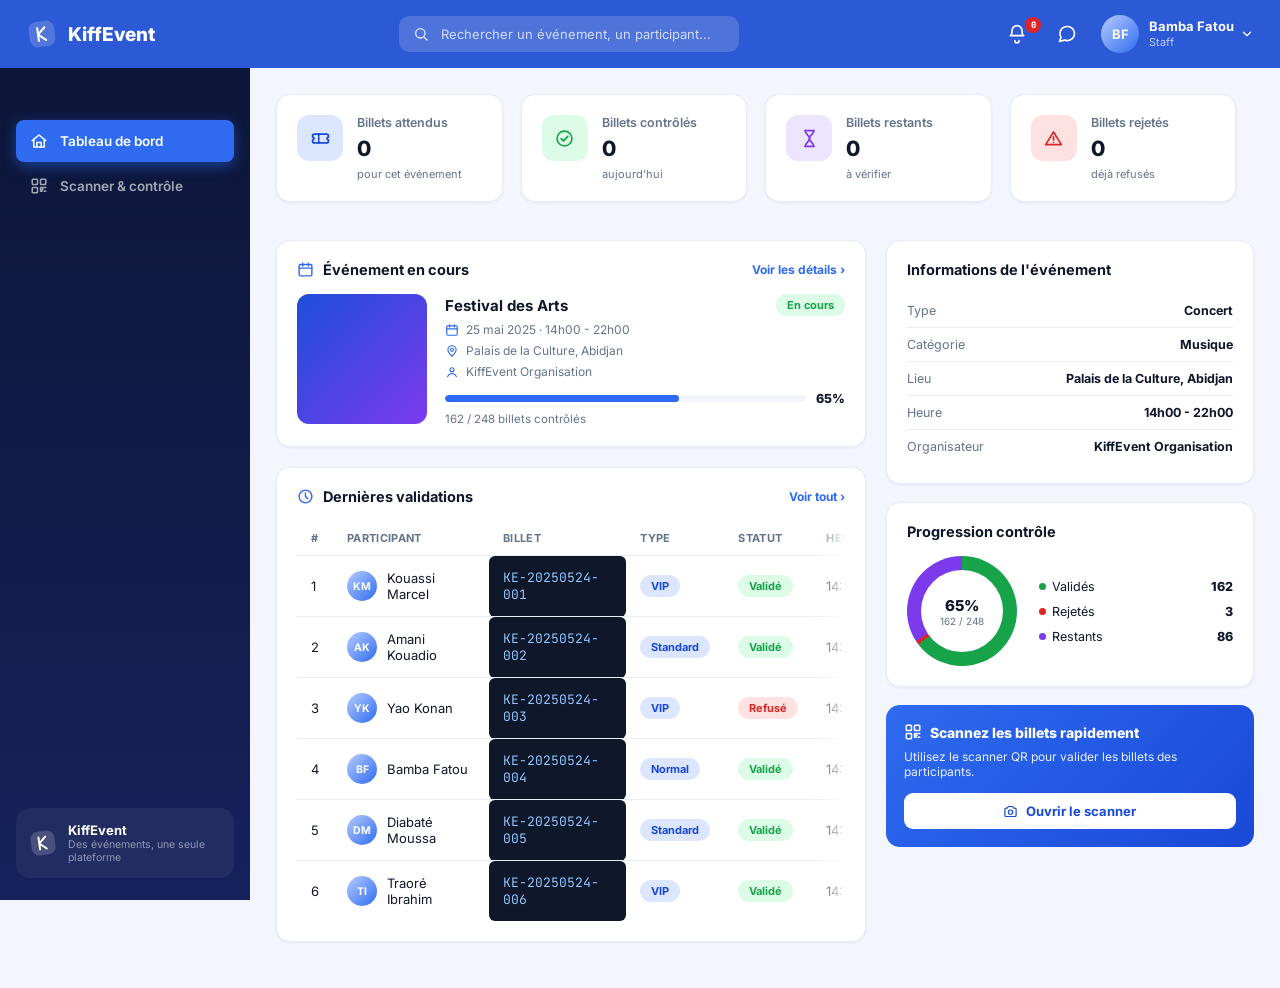
<file: staff/tableau-de-bord.html>
<!DOCTYPE html>
<html lang="fr">

<head>
  <meta charset="UTF-8">
  <meta name="viewport" content="width=device-width, initial-scale=1.0">
  <title>Tableau de bord · KiffEvent Staff</title>
  <link rel="icon" href="../assets/logos/kiffevent-mark-white.svg" type="image/svg+xml">
  <link rel="stylesheet" href="css/staff-dashboard.css">
</head>

<body>
  <header class="topbar">
    <a href="tableau-de-bord.html" class="logo"><img src="../assets/logos/kiffevent-mark-white.svg" alt="">KiffEvent</a>
    <div class="topbar-left">
      <div class="topbar-search">
        <svg viewBox="0 0 24 24" fill="none" stroke="currentColor" stroke-width="2" stroke-linecap="round"
          stroke-linejoin="round">
          <circle cx="11" cy="11" r="7" />
          <path d="m21 21-4.3-4.3" />
        </svg>
        <input type="text" id="global-search" placeholder="Rechercher un événement, un participant...">
      </div>
    </div>
    <div class="topbar-right">
      <button class="topbar-icon-btn" aria-label="Notifications"><svg viewBox="0 0 24 24" fill="none"
          stroke="currentColor" stroke-width="2" stroke-linecap="round" stroke-linejoin="round">
          <path d="M6 8a6 6 0 0 1 12 0c0 5 2 6 2 6H4s2-1 2-6Z" />
          <path d="M9.5 20a2.5 2.5 0 0 0 5 0" />
        </svg><span class="topbar-badge" data-notif-count>0</span></button>
      <button class="topbar-icon-btn" aria-label="Messages"><svg viewBox="0 0 24 24" fill="none" stroke="currentColor"
          stroke-width="2" stroke-linecap="round" stroke-linejoin="round">
          <path
            d="M21 11.5a8.4 8.4 0 0 1-8.9 8.4 8.9 8.9 0 0 1-3.1-.6L3 21l1.8-5A8.3 8.3 0 0 1 3.5 11 8.4 8.4 0 0 1 12 3a8.4 8.4 0 0 1 9 8.5Z" />
        </svg></button>
      <div class="topbar-user">
        <div class="avatar">BF</div>
        <div>
          <div class="u-name">Bamba Fatou</div>
          <div class="u-role">Staff</div>
        </div>
        <svg viewBox="0 0 24 24" fill="none" stroke="currentColor" stroke-width="2" stroke-linecap="round"
          stroke-linejoin="round">
          <path d="m6 9 6 6 6-6" />
        </svg>
      </div>
    </div>
  </header>
  <header class="mobile-topbar">
    <a href="tableau-de-bord.html" class="logo"><img src="../assets/logos/kiffevent-mark-white.svg" alt="">KiffEvent</a>
    <div class="mobile-topbar-right">
      <button aria-label="Notifications"><svg viewBox="0 0 24 24" fill="none" stroke="currentColor" stroke-width="2"
          stroke-linecap="round" stroke-linejoin="round">
          <path d="M6 8a6 6 0 0 1 12 0c0 5 2 6 2 6H4s2-1 2-6Z" />
          <path d="M9.5 20a2.5 2.5 0 0 0 5 0" />
        </svg></button>
      <button aria-label="Profil"><svg viewBox="0 0 24 24" fill="none" stroke="currentColor" stroke-width="2"
          stroke-linecap="round" stroke-linejoin="round">
          <path d="m6 9 6 6 6-6" />
        </svg></button>
    </div>
  </header>
  <div class="app-shell">
    <aside class="sidebar">
      <nav class="sidebar-nav">
        <a href="tableau-de-bord.html" class="active"><svg viewBox="0 0 24 24" fill="none" stroke="currentColor"
            stroke-width="2" stroke-linecap="round" stroke-linejoin="round">
            <path d="M3 11.5 12 4l9 7.5" />
            <path d="M5 10v10h14V10" />
            <path d="M9 20v-6h6v6" />
          </svg><span>Tableau de bord</span></a><a href="scanner-controle.html" class=""><svg viewBox="0 0 24 24"
            fill="none" stroke="currentColor" stroke-width="2" stroke-linecap="round" stroke-linejoin="round">
            <rect x="3" y="3" width="7" height="7" rx="1" />
            <rect x="14" y="3" width="7" height="7" rx="1" />
            <rect x="3" y="14" width="7" height="7" rx="1" />
            <path d="M14 14h3v3h-3zM19 14h2M14 19h2M19 19h2" />
          </svg><span>Scanner & contrôle</span></a>
      </nav>
      <div class="sidebar-footer">
        <img src="../assets/logos/kiffevent-mark-white.svg" alt="">
        <div>
          <div class="sf-title">KiffEvent</div>
          <div class="sf-sub">Des événements, une seule plateforme</div>
        </div>
      </div>
    </aside>
    <div class="main-content">
      <main class="page-body">
        <div class="stat-grid">
          <div class="card card-pad stat-card">
            <div class="stat-icon blue"><svg viewBox="0 0 24 24" fill="none" stroke="currentColor" stroke-width="2"
                stroke-linecap="round" stroke-linejoin="round">
                <path
                  d="M3 9a2 2 0 0 1 2-2h14a2 2 0 0 1 2 2v1.5a1.5 1.5 0 0 0 0 3V15a2 2 0 0 1-2 2H5a2 2 0 0 1-2-2v-1.5a1.5 1.5 0 0 0 0-3V9Z" />
                <path d="M10 7v10" stroke-dasharray="2 2" />
              </svg></div>
            <div>
              <div class="label">Billets attendus</div>
              <div class="value">0</div>
              <div class="sub-note">pour cet événement</div>
            </div>
          </div>
          <div class="card card-pad stat-card">
            <div class="stat-icon green"><svg class="ui-icon" viewBox="0 0 24 24" fill="none" stroke="currentColor"
                stroke-width="1.9" stroke-linecap="round" stroke-linejoin="round" aria-hidden="true">
                <circle cx="12" cy="12" r="8.5" />
                <path d="m8.2 12.2 2.6 2.6 5-5.2" />
              </svg></div>
            <div>
              <div class="label">Billets contrôlés</div>
              <div class="value">0</div>
              <div class="sub-note">aujourd'hui</div>
            </div>
          </div>
          <div class="card card-pad stat-card">
            <div class="stat-icon purple"><svg class="ui-icon" viewBox="0 0 24 24" fill="none" stroke="currentColor"
                stroke-width="1.9" stroke-linecap="round" stroke-linejoin="round" aria-hidden="true">
                <path d="M7 3h10M7 21h10" />
                <path d="M7 3c0 4 5 5.2 5 9s-5 5-5 9" />
                <path d="M17 3c0 4-5 5.2-5 9s5 5 5 9" />
              </svg></div>
            <div>
              <div class="label">Billets restants</div>
              <div class="value">0</div>
              <div class="sub-note">à vérifier</div>
            </div>
          </div>
          <div class="card card-pad stat-card">
            <div class="stat-icon red"><svg class="ui-icon" viewBox="0 0 24 24" fill="none" stroke="currentColor"
                stroke-width="1.9" stroke-linecap="round" stroke-linejoin="round" aria-hidden="true">
                <path d="M12 4.5 21 19H3l9-14.5Z" />
                <path d="M12 10v4" />
                <circle cx="12" cy="16.6" r="0.9" fill="currentColor" stroke="none" />
              </svg></div>
            <div>
              <div class="label">Billets rejetés</div>
              <div class="value">0</div>
              <div class="sub-note">déjà refusés</div>
            </div>
          </div>
        </div>

        <div class="chart-row">
          <div class="col-event" style="flex:1.6;">
            <div class="card card-pad" style="margin-bottom:20px;">
              <div class="card-title">
                <h3><svg viewBox="0 0 24 24" fill="none" stroke="currentColor" stroke-width="2" stroke-linecap="round"
                    stroke-linejoin="round">
                    <rect x="3" y="5" width="18" height="16" rx="2" />
                    <path d="M3 10h18M8 3v4M16 3v4" />
                  </svg>Événement en cours</h3><a href="#" class="see-all">Voir les détails ›</a>
              </div>
              <div class="staff-event-card">
                <div class="se-thumb" id="staff-event-thumb"></div>
                <div class="se-body">
                  <div class="flex-between">
                    <h4>Festival des Arts</h4><span class="badge badge-green">En cours</span>
                  </div>
                  <div class="se-meta"><svg viewBox="0 0 24 24" fill="none" stroke="currentColor" stroke-width="2"
                      stroke-linecap="round" stroke-linejoin="round">
                      <rect x="3" y="5" width="18" height="16" rx="2" />
                      <path d="M3 10h18M8 3v4M16 3v4" />
                    </svg>25 mai 2025 · 14h00 - 22h00</div>
                  <div class="se-meta"><svg class="ui-icon" viewBox="0 0 24 24" fill="none" stroke="currentColor"
                      stroke-width="1.9" stroke-linecap="round" stroke-linejoin="round" aria-hidden="true">
                      <path d="M12 21s7-6.2 7-11a7 7 0 1 0-14 0c0 4.8 7 11 7 11Z" />
                      <circle cx="12" cy="10" r="2.6" />
                    </svg>Palais de la Culture, Abidjan</div>
                  <div class="se-meta"><svg class="ui-icon" viewBox="0 0 24 24" fill="none" stroke="currentColor"
                      stroke-width="1.9" stroke-linecap="round" stroke-linejoin="round" aria-hidden="true">
                      <circle cx="12" cy="8" r="3.4" />
                      <path d="M4.5 20c1.4-3.6 4.3-5.5 7.5-5.5s6.1 1.9 7.5 5.5" />
                    </svg>KiffEvent Organisation</div>
                  <div class="se-progress">
                    <div class="progress-bg">
                      <div class="progress-fill" style="width:65%"></div>
                    </div><span>65%</span>
                  </div>
                  <div class="se-note">162 / 248 billets contrôlés</div>
                </div>
              </div>
            </div>

            <div class="card card-pad">
              <div class="card-title">
                <h3><svg viewBox="0 0 24 24" fill="none" stroke="currentColor" stroke-width="2" stroke-linecap="round"
                    stroke-linejoin="round">
                    <circle cx="12" cy="12" r="9" />
                    <path d="M12 7v5l3 3" />
                  </svg>Dernières validations</h3><a href="#" class="see-all">Voir tout ›</a>
              </div>
              <div class="table-scroll">
                <div class="table-wrap">
                  <table class="data-table">
                    <thead>
                      <tr>
                        <th>#</th>
                        <th>Participant</th>
                        <th>Billet</th>
                        <th>Type</th>
                        <th>Statut</th>
                        <th>Heure</th>
                        <th></th>
                      </tr>
                    </thead>
                    <tbody id="last-validations-body"></tbody>
                  </table>
                </div>
              </div>
            </div>
          </div>

          <div class="col-side-staff" style="flex:1;">
            <div class="card card-pad" style="margin-bottom:18px;">
              <div class="card-title">
                <h3>Informations de l'événement</h3>
              </div>
              <div class="info-row"><span>Type</span><b>Concert</b></div>
              <div class="info-row"><span>Catégorie</span><b>Musique</b></div>
              <div class="info-row"><span>Lieu</span><b>Palais de la Culture, Abidjan</b></div>
              <div class="info-row"><span>Heure</span><b>14h00 - 22h00</b></div>
              <div class="info-row"><span>Organisateur</span><b>KiffEvent Organisation</b></div>
            </div>

            <div class="card card-pad progress-donut-card" style="margin-bottom:18px;">
              <div class="card-title">
                <h3>Progression contrôle</h3>
              </div>
              <div class="donut-wrap">
                <div class="donut-ring" id="progress-donut"></div>
                <div>
                  <div class="prog-legend-row"><span class="status-dot green"></span>Validés<b>162</b></div>
                  <div class="prog-legend-row"><span class="status-dot red"></span>Rejetés<b>3</b></div>
                  <div class="prog-legend-row"><span class="status-dot purple"></span>Restants<b>86</b></div>
                </div>
              </div>
            </div>

            <div class="scan-cta-card">
              <div class="scan-cta-title"><svg viewBox="0 0 24 24" fill="none" stroke="currentColor" stroke-width="2"
                  stroke-linecap="round" stroke-linejoin="round">
                  <rect x="3" y="3" width="7" height="7" rx="1" />
                  <rect x="14" y="3" width="7" height="7" rx="1" />
                  <rect x="3" y="14" width="7" height="7" rx="1" />
                  <path d="M14 14h3v3h-3zM19 14h2M14 19h2M19 19h2" />
                </svg>Scannez les billets rapidement</div>
              <p>Utilisez le scanner QR pour valider les billets des participants.</p>
              <a href="scanner-controle.html" class="btn btn-block scan-cta-btn"><svg class="ui-icon"
                  viewBox="0 0 24 24" fill="none" stroke="currentColor" stroke-width="1.9" stroke-linecap="round"
                  stroke-linejoin="round" aria-hidden="true">
                  <path
                    d="M3 8.5A2 2 0 0 1 5 6.5h2L8.5 4h7L17 6.5h2a2 2 0 0 1 2 2V18a2 2 0 0 1-2 2H5a2 2 0 0 1-2-2V8.5Z" />
                  <circle cx="12" cy="13" r="3.4" />
                </svg>Ouvrir le scanner</a>
            </div>

          </div>
        </div>

      </main>

    </div>
  </div>
  <nav class="bottom-nav"><a href="tableau-de-bord.html" class="active"><svg viewBox="0 0 24 24" fill="none"
        stroke="currentColor" stroke-width="2" stroke-linecap="round" stroke-linejoin="round">
        <path d="M3 11.5 12 4l9 7.5" />
        <path d="M5 10v10h14V10" />
        <path d="M9 20v-6h6v6" />
      </svg><span>Accueil</span></a><a href="scanner-controle.html" class=""><svg viewBox="0 0 24 24" fill="none"
        stroke="currentColor" stroke-width="2" stroke-linecap="round" stroke-linejoin="round">
        <rect x="3" y="3" width="7" height="7" rx="1" />
        <rect x="14" y="3" width="7" height="7" rx="1" />
        <rect x="3" y="14" width="7" height="7" rx="1" />
        <path d="M14 14h3v3h-3zM19 14h2M14 19h2M19 19h2" />
      </svg><span>Scanner</span></a></nav>
  <script src="js/icons.js"></script>
  <script src="js/admin-data.js"></script>
  <script src="js/charts.js"></script>
  <script src="js/staff-dashboard.js"></script>
</body>

</html>
</file>
<file: organisateur/css/style.css>
:root {
  /* Brand palette (sampled from the UI/UX mockup) */
  --navy-900: #041c3f;
  --navy-dark: #042050;
  --navy-darker: #051638;
  --navy-card: #14356b;
  --blue: #0a63f7;
  --blue-dark: #0a4bb8;
  --blue-light: #e6f0ff;
  --bg: #eef2fb;
  --card-bg: #ffffff;
  --border: #e3e8f5;
  --text-main: #14213d;
  --text-muted: #7c88a6;
  --text-on-navy: #aab6d6;

  --green-bg: #dcf7ec;
  --green-text: #17a06a;
  --orange-bg: #ffedd2;
  --orange-text: #c8790f;
  --purple-bg: #ece2fd;
  --purple-text: #7c3fe0;
  --gray-bg: #eceef4;
  --gray-text: #6b7690;
  --red-bg: #fde3e3;
  --red-text: #d6413f;

  --radius-lg: 18px;
  --radius-md: 14px;
  --radius-sm: 10px;
  --shadow-card: 0 4px 18px rgba(15, 35, 80, 0.06);
  --shadow-pop: 0 12px 32px rgba(15, 35, 80, 0.16);
}

* {
  box-sizing: border-box;
  margin: 0;
  padding: 0;
}

svg.ic-svg {
  display: inline-block;
  width: 1em;
  height: 1em;
  vertical-align: -0.15em;
  flex-shrink: 0;
}

.ic-inline {
  display: inline-flex;
  align-items: center;
}

html,
body {
  height: 100%;
  overflow-x: hidden;
  font-family: "Inter", -apple-system, BlinkMacSystemFont, "Segoe UI", Roboto, Helvetica, Arial, sans-serif;
  background: var(--bg);
  color: var(--text-main);
  -webkit-font-smoothing: antialiased;
}

button,
input {
  font-family: inherit;
}

a {
  color: inherit;
  text-decoration: none;
}

img {
  display: block;
  max-width: 100%;
}

.app {
  display: flex;
  min-height: 100vh;
}

/* ===================== SIDEBAR ===================== */
.sidebar {
  width: 250px;
  flex-shrink: 0;
  background: linear-gradient(180deg, var(--navy-dark) 0%, var(--navy-darker) 100%);
  color: #fff;
  display: flex;
  flex-direction: column;
  padding: 22px 16px;
  position: fixed;
  top: 0;
  left: 0;
  bottom: 0;
  overflow-y: auto;
  z-index: 40;
  transition: transform .25s ease;
}

.sidebar-logo {
  display: flex;
  align-items: center;
  gap: 10px;
  padding: 6px 10px 22px;
}

.sidebar-logo .badge {
  width: 36px;
  height: 36px;
  border-radius: 10px;
  background: #fff;
  color: var(--blue);
  display: flex;
  align-items: center;
  justify-content: center;
  font-weight: 800;
  font-size: 16px;
  flex-shrink: 0;
}

.sidebar-logo .lockup .name {
  font-size: 16px;
  font-weight: 800;
  letter-spacing: -0.2px;
  line-height: 1.1;
}

.sidebar-logo .lockup .role {
  font-size: 11px;
  color: var(--text-on-navy);
  margin-top: 2px;
}

.sidebar-nav {
  display: flex;
  flex-direction: column;
  gap: 3px;
  margin-bottom: 18px;
}

.nav-link {
  display: flex;
  align-items: center;
  gap: 12px;
  padding: 11px 14px;
  border-radius: 11px;
  font-size: 14px;
  font-weight: 500;
  color: var(--text-on-navy);
  cursor: pointer;
  border: none;
  background: none;
  width: 100%;
  text-align: left;
  transition: background .15s ease, color .15s ease;
}

.nav-link .ic {
  width: 18px;
  text-align: center;
  font-size: 15px;
  flex-shrink: 0;
}

.nav-link:hover {
  background: rgba(255, 255, 255, 0.07);
  color: #fff;
}

.nav-link.active {
  background: var(--blue);
  color: #fff;
  font-weight: 700;
  box-shadow: 0 6px 16px rgba(10, 99, 247, 0.4);
}

.sidebar-divider {
  height: 1px;
  background: rgba(255, 255, 255, 0.08);
  margin: 10px 4px 14px;
}

.sidebar-foot {
  display: flex;
  flex-direction: column;
  gap: 3px;
  margin-bottom: 16px;
}

.sidebar-spacer {
  flex: 1;
}

.promo-widget {
  background: var(--navy-card);
  border-radius: var(--radius-md);
  padding: 12px;
  display: flex;
  align-items: center;
  gap: 10px;
  margin-top: auto;
}

.promo-widget .thumb {
  width: 38px;
  height: 38px;
  border-radius: 9px;
  background: linear-gradient(135deg, #ff7a59, #c81ee0);
  flex-shrink: 0;
  display: flex;
  align-items: center;
  justify-content: center;
  font-size: 16px;
}

.promo-widget .info {
  min-width: 0;
  flex: 1;
}

.promo-widget .label {
  font-size: 10.5px;
  color: var(--text-on-navy);
}

.promo-widget .title {
  font-size: 12.5px;
  font-weight: 700;
  color: #fff;
  white-space: nowrap;
  overflow: hidden;
  text-overflow: ellipsis;
}

.promo-widget .link {
  font-size: 11px;
  color: #8fb4ff;
  font-weight: 600;
  margin-top: 2px;
  display: inline-block;
  cursor: pointer;
}

.main {
  flex: 1;
  margin-left: 250px;
  display: flex;
  flex-direction: column;
  min-width: 0;
}

.topbar {
  display: flex;
  align-items: center;
  gap: 16px;
  padding: 16px 28px;
  background: linear-gradient(120deg, var(--blue) 0%, var(--blue-dark) 100%);
  position: sticky;
  top: 0;
  z-index: 30;
  box-shadow: 0 4px 16px rgba(10, 40, 110, 0.12);
}

.menu-toggle {
  display: none;
  width: 38px;
  height: 38px;
  border-radius: 10px;
  background: rgba(255, 255, 255, 0.15);
  border: none;
  color: #fff;
  font-size: 16px;
  cursor: pointer;
  flex-shrink: 0;
  align-items: center;
  justify-content: center;
}

.topbar-search {
  flex: 1;
  display: flex;
  align-items: center;
  gap: 10px;
  background: rgba(255, 255, 255, 0.18);
  border-radius: 12px;
  padding: 10px 16px;
  color: rgba(255, 255, 255, 0.85);
  max-width: 520px;
}

.topbar-search input {
  border: none;
  outline: none;
  background: transparent;
  flex: 1;
  color: #fff;
  font-size: 13.5px;
}

.topbar-search input::placeholder {
  color: rgba(255, 255, 255, 0.7);
}

.topbar-right {
  display: flex;
  align-items: center;
  gap: 16px;
  margin-left: auto;
  position: relative;
}

.bell-btn {
  position: relative;
  width: 38px;
  height: 38px;
  border-radius: 50%;
  background: rgba(255, 255, 255, 0.16);
  border: none;
  color: #fff;
  font-size: 16px;
  cursor: pointer;
  flex-shrink: 0;
}

.bell-dot {
  position: absolute;
  top: 6px;
  right: 7px;
  width: 8px;
  height: 8px;
  border-radius: 50%;
  background: #ff5757;
  border: 2px solid var(--blue);
}

.notif-panel {
  position: absolute;
  top: 48px;
  right: 56px;
  width: 300px;
  background: #fff;
  border-radius: var(--radius-md);
  box-shadow: var(--shadow-pop);
  padding: 8px;
  display: none;
  z-index: 50;
}

.notif-panel.open {
  display: block;
}

.notif-panel h4 {
  font-size: 13px;
  padding: 10px 12px 6px;
  color: var(--text-main);
}

.notif-item {
  padding: 10px 12px;
  border-radius: 10px;
  font-size: 12.5px;
  color: var(--text-muted);
}

.notif-item:hover {
  background: var(--blue-light);
}

.notif-item b {
  color: var(--text-main);
}

.user-chip {
  display: flex;
  align-items: center;
  gap: 10px;
  cursor: pointer;
}

.user-avatar {
  width: 36px;
  height: 36px;
  border-radius: 50%;
  background: #fff;
  color: var(--blue-dark);
  display: flex;
  align-items: center;
  justify-content: center;
  font-weight: 800;
  font-size: 12.5px;
  flex-shrink: 0;
}

.user-meta {
  display: none;
  line-height: 1.2;
}

.user-meta .name {
  font-size: 12.5px;
  font-weight: 700;
  color: #fff;
}

.user-meta .role {
  font-size: 10.5px;
  color: rgba(255, 255, 255, 0.75);
}

@media (min-width: 680px) {
  .user-meta {
    display: block;
  }
}

.content {
  padding: 28px 32px 60px;
  max-width: 1300px;
  width: 100%;
}

.page {
  display: none;
}

.page.active {
  display: block;
  animation: fadeIn .25s ease;
}

@keyframes fadeIn {
  from {
    opacity: 0;
    transform: translateY(6px);
  }

  to {
    opacity: 1;
    transform: none;
  }
}

.page-head {
  display: flex;
  align-items: flex-start;
  justify-content: space-between;
  gap: 16px;
  margin-bottom: 22px;
  flex-wrap: wrap;
}

.page-head h1 {
  font-size: 22px;
  font-weight: 800;
  letter-spacing: -0.3px;
}

.page-head p {
  font-size: 13.5px;
  color: var(--text-muted);
  margin-top: 4px;
}

.btn {
  display: inline-flex;
  align-items: center;
  gap: 8px;
  padding: 11px 18px;
  border-radius: 8px;
  font-size: 13.5px;
  font-weight: 700;
  border: 1px solid var(--border);
  background: #fff;
  color: var(--text-main);
  cursor: pointer;
  transition: transform .1s ease, box-shadow .15s ease, background .15s ease;
  white-space: nowrap;
}

.btn-primary {
  background: linear-gradient(120deg, var(--blue), var(--blue-dark));
  color: #fff;
  border: none;
  box-shadow: 0 6px 18px rgba(10, 101, 247, 0.127);
}

.btn-primary:hover {
  box-shadow: 0 8px 22px rgba(10, 99, 247, 0.4);
  transform: translateY(-1px);
}

.btn-outline {
  background: #fff;
  border: 1px solid var(--blue);
  color: var(--blue);
}

.date-chip {
  display: flex;
  align-items: center;
  gap: 10px;
  background: #fff;
  border: 1px solid var(--border);
  border-radius: var(--radius-sm);
  padding: 10px 16px;
  font-size: 12.5px;
  color: var(--text-muted);
  font-weight: 600;
}

.date-chip b {
  display: block;
  color: var(--text-main);
  font-size: 13px;
}

/* ---- Stat cards ---- */
.stats-grid {
  display: grid;
  grid-template-columns: repeat(4, 1fr);
  gap: 16px;
  margin-bottom: 22px;
}

.stat-card {
  background: var(--card-bg);
  border: 1px solid var(--border);
  border-radius: var(--radius-md);
  padding: 18px;
  display: flex;
  align-items: center;
  gap: 14px;
  box-shadow: var(--shadow-card);
  transition: transform .15s ease, box-shadow .15s ease;
}

.stat-card:hover {
  transform: translateY(-2px);
  box-shadow: 0 10px 26px rgba(15, 35, 80, 0.1);
}

.stat-icon {
  width: 46px;
  height: 46px;
  border-radius: 13px;
  display: flex;
  align-items: center;
  justify-content: center;
  font-size: 19px;
  flex-shrink: 0;
}

.stat-icon.blue {
  background: var(--blue-light);
  color: var(--blue);
}

.stat-icon.green {
  background: var(--green-bg);
  color: var(--green-text);
}

.stat-icon.purple {
  background: var(--purple-bg);
  color: var(--purple-text);
}

.stat-icon.orange {
  background: var(--orange-bg);
  color: var(--orange-text);
}

.stat-body {
  min-width: 0;
}

.stat-label {
  font-size: 12px;
  color: var(--text-muted);
  font-weight: 600;
}

.stat-value {
  font-size: 19px;
  font-weight: 800;
  letter-spacing: -0.2px;
  margin-top: 2px;
}

.stat-delta {
  font-size: 11px;
  font-weight: 700;
  margin-top: 3px;
}

.stat-delta.up {
  color: var(--green-text);
}

.stat-delta.down {
  color: var(--red-text);
}

.stat-delta.neutral {
  color: var(--text-muted);
}

.panels-row {
  display: grid;
  grid-template-columns: 1.4fr 1fr;
  gap: 16px;
  margin-bottom: 16px;
}

.panel {
  background: var(--card-bg);
  border: 1px solid var(--border);
  border-radius: var(--radius-md);
  padding: 20px;
  box-shadow: var(--shadow-card);
}

.panel-head {
  display: flex;
  align-items: center;
  justify-content: space-between;
  margin-bottom: 16px;
}

.panel-head h2 {
  font-size: 14.5px;
  font-weight: 800;
  display: flex;
  align-items: center;
  gap: 8px;
}

.panel-select {
  font-size: 12px;
  font-weight: 600;
  color: var(--text-muted);
  background: var(--bg);
  border: 1px solid var(--border);
  padding: 6px 10px;
  border-radius: 8px;
  cursor: pointer;
}

.chart-svg {
  width: 100%;
  height: 170px;
  display: block;
}

.interactions-list {
  display: flex;
  flex-direction: column;
  gap: 4px;
}

.interaction-row {
  display: flex;
  align-items: center;
  gap: 12px;
  padding: 9px 6px;
  border-radius: 10px;
}

.interaction-row:hover {
  background: #f8f9fd;
}

.interaction-ic {
  width: 34px;
  height: 34px;
  border-radius: 10px;
  display: flex;
  align-items: center;
  justify-content: center;
  font-size: 15px;
  flex-shrink: 0;
}

.interaction-info {
  flex: 1;
  min-width: 0;
}

.interaction-label {
  font-size: 13px;
  font-weight: 600;
}

.interaction-value {
  font-size: 13.5px;
  font-weight: 800;
}

.interaction-delta {
  font-size: 11px;
  font-weight: 700;
  color: var(--green-text);
}

.event-current-card {
  display: flex;
  gap: 14px;
  align-items: center;
}

.event-thumb {
  width: 64px;
  height: 64px;
  border-radius: 12px;
  flex-shrink: 0;
  background: linear-gradient(135deg, #2b2f52, #7c3fe0);
  display: flex;
  align-items: center;
  justify-content: center;
  font-size: 22px;
  color: #fff;
}

.event-info {
  flex: 1;
  min-width: 0;
}

.event-info .name-row {
  display: flex;
  align-items: center;
  gap: 8px;
  flex-wrap: wrap;
}

.event-info .name {
  font-weight: 800;
  font-size: 14.5px;
}

.event-info .meta {
  font-size: 12px;
  color: var(--text-muted);
  margin-top: 3px;
}

.list-row {
  display: flex;
  align-items: center;
  gap: 12px;
  padding: 10px 4px;
  border-top: 1px solid var(--border);
  font-size: 13px;
}

.list-row:first-child {
  border-top: none;
}

.mini-avatar {
  width: 32px;
  height: 32px;
  border-radius: 50%;
  background: var(--blue-light);
  color: var(--blue-dark);
  display: flex;
  align-items: center;
  justify-content: center;
  font-weight: 800;
  font-size: 11.5px;
  flex-shrink: 0;
}

.list-row .who {
  flex: 1;
  min-width: 0;
}

.list-row .who .name {
  font-weight: 700;
}

.list-row .who .time {
  font-size: 11px;
  color: var(--text-muted);
}

.list-row .qty {
  font-weight: 700;
  color: var(--blue-dark);
  font-size: 12.5px;
}

.link-see-all {
  font-size: 12.5px;
  font-weight: 700;
  color: var(--blue);
  cursor: pointer;
}

.pill {
  display: inline-flex;
  align-items: center;
  gap: 5px;
  padding: 5px 12px;
  border-radius: 20px;
  font-size: 11.5px;
  font-weight: 700;
}

.pill-green {
  background: var(--green-bg);
  color: var(--green-text);
}

.pill-orange {
  background: var(--orange-bg);
  color: var(--orange-text);
}

.pill-gray {
  background: var(--gray-bg);
  color: var(--gray-text);
}

.pill-purple {
  background: var(--purple-bg);
  color: var(--purple-text);
}

.pill-red {
  background: var(--red-bg);
  color: var(--red-text);
}

.filters-row {
  display: flex;
  align-items: center;
  gap: 10px;
  margin-bottom: 18px;
  flex-wrap: wrap;
}

.filter-tabs {
  display: flex;
  gap: 6px;
  background: #fff;
  border: 1px solid var(--border);
  border-radius: 12px;
  padding: 4px;
  min-width: 0;
  max-width: 100%;
  overflow-x: auto;
  scrollbar-width: none;
}

.filter-tabs::-webkit-scrollbar {
  display: none;
}

.filter-tab {
  flex-shrink: 0;
}

.filter-tab {
  border: none;
  background: none;
  padding: 8px 16px;
  border-radius: 9px;
  font-size: 12.5px;
  font-weight: 700;
  color: var(--text-muted);
  cursor: pointer;
  transition: background .15s ease, color .15s ease;
}

.filter-tab.active {
  background: var(--blue);
  color: #fff;
}

.filter-tab:not(.active):hover {
  background: #f4f6fb;
}

.search-inline {
  flex: 1;
  min-width: 200px;
  display: flex;
  align-items: center;
  gap: 8px;
  background: #fff;
  border: 1px solid var(--border);
  border-radius: 11px;
  padding: 10px 14px;
  color: var(--text-muted);
  font-size: 13px;
}

.search-inline input {
  border: none;
  outline: none;
  background: transparent;
  flex: 1;
  font-size: 13px;
  color: var(--text-main);
}

/* ---- Table ---- */
.table-card {
  background: var(--card-bg);
  border: 1px solid var(--border);
  border-radius: var(--radius-md);
  box-shadow: var(--shadow-card);
  overflow: hidden;
  margin-bottom: 18px;
}

.table-scroll {
  overflow-x: auto;
}

table {
  width: 100%;
  border-collapse: collapse;
  min-width: 640px;
}

thead th {
  text-align: left;
  font-size: 11px;
  font-weight: 800;
  letter-spacing: 0.05em;
  color: var(--text-muted);
  text-transform: uppercase;
  padding: 14px 18px;
  border-bottom: 1px solid var(--border);
  background: #f9fafd;
  white-space: nowrap;
}

tbody td {
  padding: 13px 18px;
  font-size: 13px;
  border-top: 1px solid var(--border);
  vertical-align: middle;
}

tbody tr:hover {
  background: #f9fafd;
}

.ev-cell {
  display: flex;
  align-items: center;
  gap: 12px;
}

.ev-thumb {
  width: 44px;
  height: 44px;
  border-radius: 10px;
  flex-shrink: 0;
  background: linear-gradient(135deg, #2b2f52, #7c3fe0);
}

.ev-name {
  font-weight: 700;
}

.ev-loc {
  font-size: 11.5px;
  color: var(--text-muted);
}

.person-cell {
  display: flex;
  align-items: center;
  gap: 10px;
}

.person-cell .pn {
  font-weight: 700;
}

.person-cell .pr {
  font-size: 11.5px;
  color: var(--text-muted);
}

.row-actions {
  display: flex;
  gap: 6px;
}

.icon-btn {
  width: 30px;
  height: 30px;
  border-radius: 8px;
  border: 1px solid var(--border);
  background: #fff;
  display: flex;
  align-items: center;
  justify-content: center;
  font-size: 13px;
  cursor: pointer;
  color: var(--text-muted);
}

.icon-btn:hover {
  background: var(--blue-light);
  color: var(--blue-dark);
  border-color: var(--blue-light);
}

.pagination {
  display: flex;
  align-items: center;
  justify-content: center;
  gap: 6px;
  padding: 16px;
}

.page-btn {
  width: 32px;
  height: 32px;
  border-radius: 9px;
  border: 1px solid var(--border);
  background: #fff;
  font-size: 12.5px;
  font-weight: 700;
  color: var(--text-muted);
  cursor: pointer;
}

.page-btn.active {
  background: var(--blue);
  color: #fff;
  border-color: var(--blue);
}

.page-btn:hover:not(.active) {
  background: #f4f6fb;
}

/* ---- Ticket types / staff summary cards ---- */
.ticket-types {
  display: grid;
  grid-template-columns: repeat(auto-fit, minmax(180px, 1fr));
  gap: 14px;
}

.ticket-card {
  background: var(--card-bg);
  border: 1px solid var(--border);
  border-radius: var(--radius-md);
  padding: 16px;
  display: flex;
  align-items: center;
  gap: 12px;
}

.ticket-ic {
  width: 38px;
  height: 38px;
  border-radius: 10px;
  display: flex;
  align-items: center;
  justify-content: center;
  font-size: 16px;
  flex-shrink: 0;
}

.ticket-name {
  font-size: 12.5px;
  font-weight: 700;
  color: var(--text-muted);
}

.ticket-price {
  font-size: 14.5px;
  font-weight: 800;
}

.ticket-sold {
  font-size: 11px;
  color: var(--text-muted);
  margin-top: 2px;
}

/* ---- Tabs (payments) ---- */
.subtabs {
  display: flex;
  gap: 4px;
  background: #fff;
  border: 1px solid var(--border);
  border-radius: 11px;
  padding: 4px;
  width: fit-content;
  max-width: 100%;
  margin-bottom: 16px;
  overflow-x: auto;
  scrollbar-width: none;
}

.subtabs::-webkit-scrollbar {
  display: none;
}

.subtabs button {
  flex-shrink: 0;
}

.subtab {
  border: none;
  background: none;
  padding: 9px 18px;
  border-radius: 8px;
  font-size: 13px;
  font-weight: 700;
  color: var(--text-muted);
  cursor: pointer;
}

.subtab.active {
  background: var(--blue-light);
  color: var(--blue-dark);
}

/* ---- Modal ---- */
.modal-overlay {
  position: fixed;
  inset: 0;
  background: rgba(10, 20, 45, 0.45);
  display: none;
  align-items: center;
  justify-content: center;
  z-index: 100;
  padding: 20px;
}

.modal-overlay.open {
  display: flex;
}

.modal {
  background: #fff;
  border-radius: var(--radius-lg);
  width: 100%;
  max-width: 440px;
  padding: 26px;
  box-shadow: var(--shadow-pop);
  animation: popIn .18s ease;
  max-height: 90vh;
  overflow-y: auto;
}

.modal-lg {
  max-width: 600px;
}

.form-grid-2 {
  display: grid;
  grid-template-columns: 1fr 1fr;
  gap: 0 12px;
}

@media (max-width: 560px) {
  .form-grid-2 {
    grid-template-columns: 1fr;
  }
}

.form-field textarea {
  width: 100%;
  padding: 10px 13px;
  border: 1px solid var(--border);
  border-radius: 10px;
  font-size: 13.5px;
  outline: none;
  background: #fbfbfe;
  font-family: inherit;
  resize: vertical;
}

.form-field textarea:focus {
  border-color: var(--blue);
  box-shadow: 0 0 0 3px var(--blue-light);
}

.btn-sm {
  padding: 7px 12px;
  font-size: 12.5px;
}

/* ---- Image upload ---- */
.image-upload {
  display: block;
  cursor: pointer;
}

.image-upload-preview {
  display: flex;
  flex-direction: column;
  align-items: center;
  justify-content: center;
  gap: 6px;
  border: 1.5px dashed var(--border);
  border-radius: var(--radius-md);
  background: #fbfbfe;
  color: var(--text-muted);
  font-size: 12.5px;
  font-weight: 600;
  height: 120px;
  overflow: hidden;
  text-align: center;
  padding: 8px;
  transition: border-color .15s ease;
}

.image-upload:hover .image-upload-preview {
  border-color: var(--blue);
  color: var(--blue);
}

.image-upload-preview img {
  width: 100%;
  height: 100%;
  object-fit: cover;
}

.image-upload-round .image-upload-preview {
  height: 88px;
  width: 88px;
  border-radius: 50%;
  margin: 0 auto;
}

/* ---- Catégories de billets (création évènement) ---- */
.category-suggestions {
  display: flex;
  flex-wrap: wrap;
  gap: 8px;
  margin-bottom: 10px;
}

.chip {
  border: 1px solid var(--border);
  background: #fbfbfe;
  color: var(--blue-dark);
  border-radius: 999px;
  padding: 6px 12px;
  font-size: 12px;
  font-weight: 700;
  cursor: pointer;
  transition: all .15s ease;
}

.chip:hover {
  border-color: var(--blue);
  background: var(--blue-light);
}

.chip.chip-disabled {
  opacity: .4;
  cursor: not-allowed;
  pointer-events: none;
}

.category-list {
  display: flex;
  flex-direction: column;
  gap: 8px;
  margin-bottom: 10px;
}

.category-row {
  display: grid;
  grid-template-columns: 1.3fr 1fr 1fr auto;
  gap: 8px;
  align-items: center;
  background: #fbfbfe;
  border: 1px solid var(--border);
  border-radius: 10px;
  padding: 8px;
}

.category-row input {
  width: 100%;
  padding: 8px 10px;
  border: 1px solid var(--border);
  border-radius: 8px;
  font-size: 12.5px;
  outline: none;
  background: #fff;
}

.category-row input:focus {
  border-color: var(--blue);
  box-shadow: 0 0 0 3px var(--blue-light);
}

.category-row-remove {
  border: none;
  background: none;
  color: var(--text-muted);
  cursor: pointer;
  font-size: 16px;
  line-height: 1;
  padding: 4px 6px;
}

.category-row-remove:hover {
  color: #e0455c;
}

@media (max-width: 560px) {
  .category-row {
    grid-template-columns: 1fr 1fr;
    grid-template-areas: "name name" "price places" "remove remove";
  }
}

@keyframes popIn {
  from {
    transform: scale(.96);
    opacity: 0;
  }

  to {
    transform: none;
    opacity: 1;
  }
}

.modal h3 {
  font-size: 17px;
  font-weight: 800;
  margin-bottom: 4px;
}

.modal .sub {
  font-size: 12.5px;
  color: var(--text-muted);
  margin-bottom: 18px;
}

.form-field {
  margin-bottom: 14px;
}

.form-field label {
  display: block;
  font-size: 12.5px;
  font-weight: 700;
  margin-bottom: 6px;
}

.form-field input,
.form-field select {
  width: 100%;
  padding: 10px 13px;
  border: 1px solid var(--border);
  border-radius: 10px;
  font-size: 13.5px;
  outline: none;
  background: #fbfbfe;
}

.form-field input:focus,
.form-field select:focus {
  border-color: var(--blue);
  box-shadow: 0 0 0 3px var(--blue-light);
}

.modal-actions {
  display: flex;
  gap: 10px;
  margin-top: 20px;
}

.modal-actions .btn {
  flex: 1;
  justify-content: center;
}

/* ---- Toast ---- */
.toast {
  position: fixed;
  bottom: 24px;
  left: 50%;
  transform: translateX(-50%) translateY(20px);
  background: var(--text-main);
  color: #fff;
  padding: 13px 22px;
  border-radius: 12px;
  font-size: 13px;
  font-weight: 600;
  box-shadow: var(--shadow-pop);
  opacity: 0;
  pointer-events: none;
  transition: opacity .2s ease, transform .2s ease;
  z-index: 200;
  display: flex;
  align-items: center;
  gap: 8px;
}

.toast.show {
  opacity: 1;
  transform: translateX(-50%) translateY(0);
}

/* ---- Bottom mobile nav ---- */
.mobile-tabbar {
  display: none;
  position: fixed;
  bottom: 0;
  left: 0;
  right: 0;
  background: #fff;
  border-top: 1px solid var(--border);
  padding: 8px 6px calc(8px + env(safe-area-inset-bottom));
  z-index: 35;
}

.mobile-tabbar .row {
  display: flex;
}

.mobile-tab {
  flex: 1;
  display: flex;
  flex-direction: column;
  align-items: center;
  gap: 3px;
  border: none;
  background: none;
  font-size: 10px;
  font-weight: 700;
  color: var(--text-muted);
  padding: 4px;
}

.mobile-tab .ic {
  font-size: 17px;
}

.mobile-tab.active {
  color: var(--blue);
}

.sidebar-backdrop {
  display: none;
  position: fixed;
  inset: 0;
  background: rgba(5, 15, 35, 0.5);
  z-index: 39;
}

.sidebar-backdrop.open {
  display: block;
}

/* ===================== RESPONSIVE ===================== */
@media (max-width: 1100px) {
  .stats-grid {
    grid-template-columns: repeat(2, 1fr);
  }

  .panels-row {
    grid-template-columns: 1fr;
  }
}

@media (max-width: 900px) {
  .sidebar {
    transform: translateX(-100%);
    width: 270px;
  }

  .sidebar.open {
    transform: translateX(0);
  }

  .main {
    margin-left: 0;
  }

  .menu-toggle {
    display: flex;
  }

  .content {
    padding: 20px 18px 90px;
  }

  .mobile-tabbar {
    display: block;
  }

  .topbar {
    padding: 14px 16px;
  }
}

@media (max-width: 640px) {
  .stats-grid {
    grid-template-columns: 1fr 1fr;
    gap: 12px;
  }

  .stat-card {
    padding: 14px;
  }

  .stat-value {
    font-size: 16px;
  }

  .page-head h1 {
    font-size: 19px;
  }

  .topbar-search {
    display: none;
  }

  table {
    min-width: 560px;
  }
}

@media (max-width: 420px) {
  .stats-grid {
    grid-template-columns: 1fr 1fr;
  }

}

@media (max-width: 350px) {
  .stats-grid {
    grid-template-columns: 1fr 1fr;
  }

  .stat-card {
    width: 140px;
    font-size: 14px;
    padding: 12px;
  }

  .stat-value {
    font-size: 14px;
  }

  .page-head h1 {
    font-size: 19px;
  }
}

@media (max-width: 320px) {
  .stats-grid {
    grid-template-columns: 1fr 1fr;
  }

  .stat-card {
    width: 130px;
    font-size: 12px;
    padding: 11px;
    border-radius: 10px;
  }

  .stat-value {
    font-size: 12px;
  }

  .stat-label {
    font-size: 10px;
  }

  .page-head h1 {
    font-size: 19px;
  }
}
</file>
<file: admin/css/admin-tickets.css>
@import url("base-admin.css");

.event-mini {
  display: flex;
  align-items: center;
}

.event-mini .dot {
  width: 7px;
  height: 7px;
  border-radius: 50%;
  background: var(--blue-600);
  margin-right: 8px;
}

.ev-sales-row {
  display: flex;
  align-items: center;
  padding: 10px 0;
  border-bottom: 1px solid var(--border);
}

.ev-sales-row:last-child {
  border-bottom: none;
}

.ev-sales-row .thumb {
  width: 38px;
  height: 38px;
  border-radius: 8px;
  background-size: cover;
  margin-right: 10px;
  flex-shrink: 0;
}

.ev-sales-row .es-name {
  font-size: 12.5px;
  font-weight: 700;
}

.ev-sales-row .es-sub {
  font-size: 11px;
  color: var(--text-muted);
  margin-bottom: 4px;
}

.ev-sales-row .es-body {
  flex: 1;
  min-width: 0;
}

.ev-sales-row .es-pct {
  font-size: 11.5px;
  font-weight: 800;
  color: var(--blue-700);
  margin-left: 10px;
}

.txn-row {
  display: flex;
  align-items: center;
  padding: 10px 0;
  border-bottom: 1px solid var(--border);
}

.txn-row:last-child {
  border-bottom: none;
}

.txn-row .txn-icon {
  width: 34px;
  height: 34px;
  border-radius: 9px;
  background: var(--bg);
  display: flex;
  align-items: center;
  justify-content: center;
  margin-right: 10px;
  font-size: 15px;
  flex-shrink: 0;
}

.txn-row .txn-label {
  font-size: 12.5px;
  font-weight: 700;
}

.txn-row .txn-sub {
  font-size: 11px;
  color: var(--text-muted);
}

.txn-row .txn-amount {
  margin-left: auto;
  font-weight: 800;
  font-size: 13px;
  text-align: right;
}

.txn-row .txn-amount.pos {
  color: var(--green);
}

.txn-row .txn-amount.neg {
  color: var(--red);
}

.txn-row .txn-time {
  font-size: 10px;
  color: var(--text-faint);
  display: block;
}

.quick-actions {
  display: flex;
  flex-direction: column;
}

.quick-actions>*+* {
  margin-top: 10px;
}

.quick-actions .btn {
  justify-content: flex-start;
}

@media (max-width: 1080px) {
  .quick-actions {
    flex-direction: row;
    flex-wrap: wrap;
    gap: 10px;
  }

  .quick-actions>*+* {
    margin-top: 0;
  }

  .quick-actions .btn {
    flex: 1 1 180px;
    justify-content: center;
  }
}

@media (max-width: 768px) {
  .ev-sales-row .thumb {
    width: 34px;
    height: 34px;
  }

  .txn-row .txn-amount {
    font-size: 12px;
  }
}

@media (max-width: 430px) {
  .quick-actions .btn {
    flex: 1 1 100%;
  }

  .txn-row .txn-sub {
    display: none;
  }
}
</file>
<file: admin/css/admin-events.css>
@import url("base-admin.css");

.ev-thumb-lg {
  width: 46px;
  height: 46px;
  border-radius: 9px;
  background-size: cover;
}

.ev-name-cell {
  font-weight: 700;
  font-size: 13px;
}

.ev-tags-cell {
  font-size: 11px;
  color: var(--text-muted);
}

.cat-row {
  display: flex;
  align-items: center;
  padding: 9px 0;
  border-bottom: 1px solid var(--border);
}

.cat-row:last-child {
  border-bottom: none;
}

.cat-row .cat-dot {
  width: 30px;
  height: 30px;
  border-radius: 8px;
  display: flex;
  align-items: center;
  justify-content: center;
  margin-right: 10px;
  color: white;
  font-size: 13px;
  flex-shrink: 0;
}

.cat-row .cat-name {
  font-size: 12.5px;
  font-weight: 700;
  flex: 1;
}

.cat-row .cat-count {
  font-size: 12px;
  color: var(--text-muted);
  margin-right: 8px;
}

.side-event-row {
  display: flex;
  align-items: center;
  padding: 9px 0;
  border-bottom: 1px solid var(--border);
}

.side-event-row:last-child {
  border-bottom: none;
}

.side-event-row .thumb {
  width: 38px;
  height: 38px;
  border-radius: 8px;
  background-size: cover;
  margin-right: 10px;
  flex-shrink: 0;
}

.side-event-row .se-name {
  font-size: 12.5px;
  font-weight: 700;
}

.side-event-row .se-sub {
  font-size: 11px;
  color: var(--text-muted);
}

.mod-row {
  display: flex;
  align-items: center;
  padding: 9px 0;
  border-bottom: 1px solid var(--border);
  font-size: 12.5px;
}

.mod-row:last-child {
  border-bottom: none;
}

.mod-row b {
  margin-left: auto;
  font-size: 13px;
}

.mod-dot {
  width: 8px;
  height: 8px;
  border-radius: 50%;
  margin-right: 10px;
}

.mod-dot.red {
  background: var(--red);
}

.mod-dot.amber {
  background: var(--amber);
}

.mod-dot.blue {
  background: var(--blue-600);
}

@media (max-width: 1080px) {
  .ev-thumb-lg {
    width: 40px;
    height: 40px;
  }
}

@media (max-width: 768px) {
  .ev-thumb-lg {
    width: 36px;
    height: 36px;
  }

  .ev-tags-cell {
    display: none;
  }

  .cat-row .cat-dot {
    width: 26px;
    height: 26px;
    font-size: 11px;
  }

  .side-event-row .thumb {
    width: 34px;
    height: 34px;
  }
}

@media (max-width: 980px) {

  .data-table th:nth-child(6),
  .data-table td:nth-child(6) {
    display: none;
  }
}

@media (max-width: 820px) {

  .data-table th:nth-child(1),
  .data-table td:nth-child(1),
  .data-table th:nth-child(4),
  .data-table td:nth-child(4) {
    display: none;
  }
}

@media (max-width: 560px) {

  .data-table th:nth-child(3),
  .data-table td:nth-child(3),
  .data-table th:nth-child(5),
  .data-table td:nth-child(5) {
    display: none;
  }
}
</file>
<file: admin/css/admin-finance.css>
@import url("base-admin.css");

.summary-row {
  padding: 10px 0;
  border-bottom: 1px solid var(--border);
}

.summary-row:last-child {
  border-bottom: none;
}

.summary-row .sr-top {
  display: flex;
  justify-content: space-between;
  font-size: 12.5px;
  margin-bottom: 6px;
}

.summary-row .sr-top b {
  font-weight: 800;
}

.summary-row .sr-pct {
  font-size: 11px;
  color: var(--text-muted);
  text-align: right;
  margin-top: 3px;
}

.pm-row {
  display: flex;
  align-items: center;
  padding: 10px 0;
  border-bottom: 1px solid var(--border);
}

.pm-row:last-child {
  border-bottom: none;
}

.pm-row .pm-icon {
  width: 32px;
  height: 32px;
  border-radius: 8px;
  background: var(--bg);
  display: flex;
  align-items: center;
  justify-content: center;
  margin-right: 10px;
  font-size: 14px;
  flex-shrink: 0;
}

.pm-row .pm-body {
  flex: 1;
  min-width: 0;
}

.pm-row .pm-name {
  font-size: 12.5px;
  font-weight: 700;
  margin-bottom: 4px;
}

.pm-row .pm-amount {
  font-size: 12.5px;
  font-weight: 800;
  margin-left: 10px;
  white-space: nowrap;
}

.txn-row {
  display: flex;
  align-items: center;
  padding: 9px 0;
  border-bottom: 1px solid var(--border);
}

.txn-row:last-child {
  border-bottom: none;
}

.txn-row .txn-icon {
  width: 32px;
  height: 32px;
  border-radius: 8px;
  background: var(--bg);
  display: flex;
  align-items: center;
  justify-content: center;
  margin-right: 10px;
  font-size: 14px;
  flex-shrink: 0;
}

.txn-row .txn-label {
  font-size: 12px;
  font-weight: 700;
}

.txn-row .txn-sub {
  font-size: 11px;
  color: var(--text-muted);
}

.txn-row .txn-amount {
  margin-left: auto;
  font-weight: 800;
  font-size: 12.5px;
  text-align: right;
}

.txn-row .txn-amount.pos {
  color: var(--green);
}

.txn-row .txn-amount.neg {
  color: var(--red);
}

.txn-row .txn-time {
  font-size: 10px;
  color: var(--text-faint);
  display: block;
}


@media (max-width: 768px) {
  .pm-row .pm-icon {
    width: 28px;
    height: 28px;
    font-size: 12px;
  }

  .pm-row .pm-amount {
    font-size: 11.5px;
  }

  .summary-row .sr-top {
    font-size: 12px;
  }
}

@media (max-width: 430px) {
  .txn-row .txn-sub {
    display: none;
  }

  .summary-row .sr-top {
    flex-direction: column;
    align-items: flex-start;
    gap: 2px;
  }
}
</file>
<file: admin/css/admin-security.css>
@import url("base-admin.css");

.session-row {
  display: flex;
  align-items: center;
  padding: 10px 0;
  border-bottom: 1px solid var(--border);
}

.session-row:last-child {
  border-bottom: none;
}

.session-row .sess-icon {
  width: 32px;
  height: 32px;
  border-radius: 8px;
  background: var(--bg);
  display: flex;
  align-items: center;
  justify-content: center;
  margin-right: 10px;
  font-size: 14px;
  flex-shrink: 0;
}

.session-row .sess-device {
  font-size: 12.5px;
  font-weight: 700;
}

.session-row .sess-loc {
  font-size: 11px;
  color: var(--text-muted);
}

.session-row .sess-right {
  margin-left: auto;
  text-align: right;
}

.session-row .sess-time {
  font-size: 10.5px;
  color: var(--text-faint);
}

.settings-row {
  display: flex;
  align-items: center;
  padding: 11px 0;
  border-bottom: 1px solid var(--border);
}

.settings-row:last-child {
  border-bottom: none;
}

.settings-row .set-icon {
  width: 32px;
  height: 32px;
  border-radius: 8px;
  background: var(--blue-100);
  color: var(--blue-700);
  display: flex;
  align-items: center;
  justify-content: center;
  margin-right: 10px;
  font-size: 14px;
  flex-shrink: 0;
}

.settings-row .set-title {
  font-size: 12.5px;
  font-weight: 700;
}

.settings-row .set-sub {
  font-size: 11px;
  color: var(--text-muted);
}

.settings-row .chev {
  margin-left: auto;
  color: var(--text-faint);
}

.alert-row {
  display: flex;
  align-items: flex-start;
  padding: 10px 0;
  border-bottom: 1px solid var(--border);
}

.alert-row:last-child {
  border-bottom: none;
}

.alert-row .al-icon {
  width: 32px;
  height: 32px;
  border-radius: 8px;
  display: flex;
  align-items: center;
  justify-content: center;
  margin-right: 10px;
  font-size: 14px;
  flex-shrink: 0;
}

.alert-row .al-title {
  font-size: 12.5px;
  font-weight: 700;
}

.alert-row .al-sub {
  font-size: 11px;
  color: var(--text-muted);
}

.alert-row .al-time {
  font-size: 10px;
  color: var(--text-faint);
  margin-left: auto;
  padding-left: 8px;
  white-space: nowrap;
}

.security-score-card .donut-wrap {
  align-items: flex-start;
}

.security-score-card .donut-ring {
  width: 130px;
  height: 130px;
}

.sec-desc {
  font-size: 12px;
  color: var(--text-muted);
  margin: 0 0 10px;
}

.check-list {
  margin: 0;
  padding: 0;
}

.check-list li {
  font-size: 12px;
  padding: 5px 0;
  display: flex;
  align-items: center;
}

.check-list li.ok::before {
  content: "✓";
  color: var(--green);
  margin-right: 8px;
  font-weight: 800;
}

.check-list li.warn::before {
  content: "⚠";
  color: var(--amber);
  margin-right: 8px;
}

@media (max-width: 1080px) {
  .security-score-card .donut-wrap {
    flex-direction: column;
    align-items: center;
    text-align: center;
  }

  .security-score-card .check-list {
    text-align: left;
    display: inline-block;
  }
}

@media (max-width: 768px) {
  .session-row .sess-icon {
    width: 28px;
    height: 28px;
    font-size: 12px;
  }

  .settings-row .set-sub {
    font-size: 10.5px;
  }

  .alert-row .al-time {
    display: none;
  }
}

@media (max-width: 980px) {

  .data-table th:nth-child(5),
  .data-table td:nth-child(5) {
    display: none;
  }
}

@media (max-width: 680px) {

  .data-table th:nth-child(4),
  .data-table td:nth-child(4) {
    display: none;
  }
}
</file>
<file: admin/css/admin-dashboard.css>
@import url("base-admin.css");

.ev-thumb {
    width: 42px;
    height: 42px;
    border-radius: 8px;
    background-size: cover;
}

.ev-name-cell {
    font-weight: 700;
    font-size: 13px;
}

.org-row {
    display: flex;
    align-items: center;
    padding: 10px 0;
    border-bottom: 1px solid var(--border);
}

.org-row:last-child {
    border-bottom: none;
}

.org-logo {
    width: 34px;
    height: 34px;
    border-radius: 9px;
    display: flex;
    align-items: center;
    justify-content: center;
    font-weight: 800;
    font-size: 11px;
    color: white;
    margin-right: 12px;
    flex-shrink: 0;
}

.org-row .o-name {
    font-weight: 700;
    font-size: 13px;
}

.org-row .o-sub {
    font-size: 11.5px;
    color: var(--text-muted);
}

.org-row .o-amount {
    margin-left: auto;
    font-weight: 800;
    font-size: 13px;
    color: var(--navy);
}

@media (max-width: 1080px) {
    .ev-thumb {
        width: 38px;
        height: 38px;
    }
}

@media (max-width: 768px) {
    .ev-thumb {
        width: 34px;
        height: 34px;
    }

    .org-logo {
        width: 30px;
        height: 30px;
        font-size: 10px;
    }

    .org-row .o-amount {
        font-size: 12px;
    }
}

@media (max-width: 430px) {
    .org-row .o-sub {
        display: none;
    }

    .org-row {
        padding: 12px 0;
    }
}


@media (max-width: 860px) {

    .data-table th:nth-child(3),
    .data-table td:nth-child(3) {
        display: none;
    }
}

@media (max-width: 560px) {

    .data-table th:nth-child(1),
    .data-table td:nth-child(1),
    .data-table th:nth-child(4),
    .data-table td:nth-child(4) {
        display: none;
    }
}
</file>
<file: admin/css/admin-users.css>
@import url("base-admin.css");

.quick-actions {
  display: flex;
  flex-direction: column;
}

.quick-actions>*+* {
  margin-top: 10px;
}

.quick-actions .btn {
  justify-content: flex-start;
}

.signup-row {
  display: flex;
  align-items: center;
  padding: 9px 0;
  border-bottom: 1px solid var(--border);
}

.signup-row:last-child {
  border-bottom: none;
}

.signup-row .avatar {
  width: 32px;
  height: 32px;
  font-size: 11px;
  margin-right: 10px;
}

.signup-row .sr-name {
  font-weight: 700;
  font-size: 12.5px;
}

.signup-row .sr-time {
  font-size: 11px;
  color: var(--text-faint);
}

.signup-row .badge {
  margin-left: auto;
}

@media (max-width: 1080px) {
  .quick-actions {
    flex-direction: row;
    flex-wrap: wrap;
    gap: 10px;
  }

  .quick-actions>*+* {
    margin-top: 0;
  }

  .quick-actions .btn {
    flex: 1 1 180px;
    justify-content: center;
  }
}

@media (max-width: 430px) {
  .quick-actions .btn {
    flex: 1 1 100%;
  }

  .signup-row .sr-time {
    display: none;
  }
}

@media (max-width: 860px) {

  .data-table th:nth-child(4),
  .data-table td:nth-child(4) {
    display: none;
  }
}

@media (max-width: 680px) {

  .data-table th:nth-child(3),
  .data-table td:nth-child(3) {
    display: none;
  }
}

@media (max-width: 430px) {

  .data-table th:nth-child(2),
  .data-table td:nth-child(2) {
    display: none;
  }
}
</file>
<file: staff/css/staff-scanner.css>
@import url("base-admin.css");

.page-head {
  align-items: flex-start;
}

.head-right-cards {
  display: flex;
}

.head-right-cards>*+* {
  margin-left: 12px;
}

.now-card .nc-title {
  font-weight: 800;
  font-size: 13.5px;
  margin-bottom: 6px;
}

.scanner-layout {
  display: flex;
  align-items: flex-start;
}

.scanner-layout>*+* {
  margin-left: 20px;
}

.scanner-col.result-col {
  flex: 1;
  min-width: 0;
}

.scanner-col.stats-col {
  flex: 1.1;
  min-width: 0;
}

.scanner-col {
  margin: 0 auto;
}

.scanner-frame-card {
  background: var(--sidebar-a);
  border-radius: var(--radius-lg);
  padding: 20px;
  color: white;
  width: 340px;
}

.scanner-frame-title {
  display: flex;
  align-items: flex-start;
  margin-bottom: 16px;
}

.scanner-frame-title svg {
  width: 20px;
  height: 20px;
  margin-right: 10px;
  color: var(--blue-200);
  flex-shrink: 0;
}

.scanner-frame-title b {
  display: block;
  font-size: 14px;
}

.scanner-frame-title span {
  font-size: 11.5px;
  opacity: 0.7;
}

.scanner-viewport {
  position: relative;
  width: 100%;
  aspect-ratio: 1/1;
  background: #0A1230;
  border-radius: var(--radius);
  display: flex;
  align-items: center;
  justify-content: center;
  overflow: hidden;
  margin-bottom: 16px;
}

.scanner-viewport canvas {
  border-radius: 8px;
  opacity: 0.85;
}

.scan-corner {
  position: absolute;
  width: 34px;
  height: 34px;
  border: 3px solid var(--blue-500);
}

.scan-corner.tl {
  top: 14px;
  left: 14px;
  border-right: none;
  border-bottom: none;
  border-radius: 8px 0 0 0;
}

.scan-corner.tr {
  top: 14px;
  right: 14px;
  border-left: none;
  border-bottom: none;
  border-radius: 0 8px 0 0;
}

.scan-corner.bl {
  bottom: 14px;
  left: 14px;
  border-right: none;
  border-top: none;
  border-radius: 0 0 0 8px;
}

.scan-corner.br {
  bottom: 14px;
  right: 14px;
  border-left: none;
  border-top: none;
  border-radius: 0 0 8px 0;
}

.scan-laser {
  position: absolute;
  left: 14px;
  right: 14px;
  height: 2px;
  background: #EF4444;
  box-shadow: 0 0 8px 2px rgba(239, 68, 68, 0.7);
  animation: laser-move 2.2s ease-in-out infinite;
}

@keyframes laser-move {

  0%,
  100% {
    top: 20%;
  }

  50% {
    top: 78%;
  }
}

.torch-btn {
  width: 100%;
  background: rgba(255, 255, 255, 0.08);
  border: none;
  border-radius: 12px;
  padding: 12px;
  color: white;
  display: flex;
  flex-direction: column;
  align-items: center;
  font-size: 20px;
}

.torch-btn span {
  font-size: 11.5px;
  margin-top: 4px;
  opacity: 0.8;
}

.torch-btn.active {
  background: var(--blue-600);
}

.scan-result {
  border-radius: var(--radius);
  padding: 20px;
  text-align: center;
}

.scan-result.valid {
  background: var(--green-bg);
}

.scan-result.invalid,
.scan-result.used {
  background: var(--red-bg);
}

.scan-result .sr-icon {
  font-size: 30px;
  margin-bottom: 8px;
}

.scan-result .sr-title {
  font-weight: 800;
  font-size: 15px;
}

.scan-result .sr-title.valid {
  color: var(--green);
}

.scan-result .sr-title.invalid,
.scan-result .sr-title.used {
  color: var(--red);
}

.scan-result .sr-sub {
  font-size: 12px;
  color: var(--text-muted);
  margin-top: 3px;
}

.participant-card {
  display: flex;
  align-items: center;
  background: white;
  border: 1px solid var(--border);
  border-radius: var(--radius);
  padding: 14px;
  margin-top: 16px;
}

.participant-card .p-thumb {
  width: 52px;
  height: 52px;
  border-radius: 10px;
  background-size: cover;
  margin-right: 12px;
  flex-shrink: 0;
}

.participant-card .p-title {
  font-weight: 800;
  font-size: 13.5px;
}

.participant-card .p-sub {
  font-size: 11px;
  color: var(--text-muted);
}

.participant-card .badge {
  margin-left: auto;
}

.participant-detail {
  margin-top: 16px;
}

.pd-row {
  display: flex;
  align-items: center;
  padding: 9px 0;
  border-bottom: 1px solid var(--border);
  font-size: 12.5px;
}

.pd-row:last-child {
  border-bottom: none;
}

.pd-row .pd-icon {
  width: 26px;
  color: var(--blue-600);
}

.pd-row .pd-label {
  color: var(--text-muted);
  width: 90px;
  flex-shrink: 0;
}

.pd-row .pd-value {
  font-weight: 700;
}

.result-actions {
  display: flex;
  flex-direction: column;
  margin-top: 16px;
}

.result-actions>*+* {
  margin-top: 10px;
}

.result-actions .btn-validate {
  background: var(--blue-600);
  color: white;
}

.stat-grid.mini {
  margin-bottom: 20px;
}

.stat-grid.mini>* {
  flex: 1 1 45%;
}

.scan-row {
  display: flex;
  align-items: center;
  padding: 9px 0;
  border-bottom: 1px solid var(--border);
}

.scan-row:last-child {
  border-bottom: none;
}

.scan-row .avatar {
  width: 32px;
  height: 32px;
  font-size: 11px;
  margin-right: 10px;
}

.scan-row .sc-name {
  font-size: 12.5px;
  font-weight: 700;
}

.scan-row .sc-id {
  font-size: 11px;
  color: var(--text-muted);
  font-family: var(--font-mono);
}

.scan-row .sc-right {
  margin-left: auto;
  text-align: right;
}

.scan-row .sc-time {
  font-size: 10.5px;
  color: var(--text-faint);
  display: block;
  margin-top: 3px;
}

.help-card {
  background: var(--blue-50);
  border-radius: var(--radius);
  padding: 16px;
  margin-top: 18px;
}

.help-title {
  font-weight: 800;
  font-size: 13px;
  margin-bottom: 6px;
}

.help-card p {
  font-size: 11.5px;
  color: var(--text-muted);
  margin: 0 0 12px;
}

@media (max-width: 1080px) {
  .scanner-layout {
    flex-direction: column;
  }

  .scanner-layout>*+* {
    margin-left: 0;
    margin-top: 18px;
  }

  .scanner-frame-card {
    width: 100%;
  }

  .scanner-viewport {
    max-width: 420px;
    margin-left: auto;
    margin-right: auto;
  }

  .head-right-cards {
    width: 100%;
    flex-wrap: wrap;
    gap: 10px;
  }

  .head-right-cards>*+* {
    margin-left: 0;
  }

  .head-right-cards .now-card {
    flex: 1 1 200px;
  }

  .stat-grid.mini>* {
    flex: 1 1 150px;
  }
}

@media (max-width: 768px) {
  .scanner-viewport {
    max-width: 100%;
  }

  .torch-btn {
    min-height: 52px;
  }

  .result-actions .btn {
    min-height: 46px;
  }

  .participant-card {
    padding: 12px;
  }

  .participant-card .p-thumb {
    width: 44px;
    height: 44px;
  }

  .pd-row {
    flex-wrap: wrap;
  }

  .pd-row .pd-label {
    width: 78px;
  }

  .pd-row .pd-value {
    font-size: 12px;
  }

  .scan-result {
    padding: 16px;
  }

  .scan-result .sr-icon {
    font-size: 26px;
  }

  .scan-result .sr-title {
    font-size: 14px;
  }

}

@media (max-width: 430px) {
  .head-right-cards .now-card {
    flex: 1 1 100%;
  }

  .stat-grid.mini>* {
    flex: 1 1 100%;
  }

  .scanner-frame-card {
    padding: 16px;
  }

  .scan-corner {
    width: 26px;
    height: 26px;
  }

  .scan-row .sc-id {
    font-size: 10px;
  }
}
</file>
<file: staff/css/staff-dashboard.css>
@import url("base-admin.css");

.page-head {
  align-items: center;
}

.stat-card .sub-note {
  font-size: 11px;
  color: var(--text-muted);
  margin-top: 6px;
}

.staff-event-card {
  display: flex;
}

.staff-event-card .se-thumb {
  width: 130px;
  height: 130px;
  border-radius: 12px;
  background-size: cover;
  margin-right: 18px;
  flex-shrink: 0;
  background-image: linear-gradient(135deg, #1D4ED8, #7C3AED);
}

.staff-event-card .se-body {
  flex: 1;
  min-width: 0;
}

.staff-event-card h4 {
  margin: 0;
  font-size: 15px;
}

.se-meta {
  font-size: 12px;
  color: var(--text-muted);
  margin-top: 6px;
  display: flex;
  align-items: center;
}

.se-meta svg {
  width: 14px;
  height: 14px;
  margin-right: 7px;
  color: var(--blue-600);
}

.se-progress {
  display: flex;
  align-items: center;
  margin-top: 12px;
}

.se-progress .progress-bg {
  flex: 1;
  margin-right: 10px;
}

.se-progress span {
  font-weight: 800;
  font-size: 12.5px;
}

.se-note {
  font-size: 11.5px;
  color: var(--text-muted);
  margin-top: 6px;
}

.info-row {
  display: flex;
  justify-content: space-between;
  font-size: 12.5px;
  padding: 9px 0;
  border-bottom: 1px solid var(--border);
}

.info-row:last-child {
  border-bottom: none;
}

.info-row span {
  color: var(--text-muted);
}

.progress-donut-card .donut-ring {
  width: 110px;
  height: 110px;
}

.progress-donut-card .donut-wrap>div:last-child {
  flex: 1;
  min-width: 0;
}

.prog-legend-row {
  display: flex;
  align-items: center;
  font-size: 12.5px;
  padding: 5px 0;
}

.prog-legend-row b {
  margin-left: auto;
  font-weight: 800;
  padding-left: 10px;
}

.scan-cta-card {
  background: linear-gradient(135deg, var(--blue-header-a), var(--blue-header-b));
  border-radius: var(--radius);
  padding: 18px;
  color: white;
}

.scan-cta-title {
  display: flex;
  align-items: center;
  font-weight: 800;
  font-size: 14px;
  margin-bottom: 8px;
}

.scan-cta-title svg {
  width: 18px;
  height: 18px;
  margin-right: 8px;
}

.scan-cta-card p {
  font-size: 12px;
  opacity: 0.9;
  margin: 0 0 14px;
}

.scan-cta-btn {
  background: white;
  color: var(--blue-700);
}

.shortcut-row {
  display: flex;
  align-items: center;
  padding: 11px 0;
  border-bottom: 1px solid var(--border);
  font-size: 12.5px;
  font-weight: 600;
}

.shortcut-row:last-child {
  border-bottom: none;
}

.shortcut-row svg {
  width: 16px;
  height: 16px;
  margin-right: 10px;
  color: var(--blue-600);
}

.shortcut-row span {
  margin-left: auto;
  color: var(--text-faint);
}

.help-card {
  background: var(--blue-50);
  border-radius: var(--radius);
  padding: 16px;
  margin-top: 18px;
}

.help-title {
  font-weight: 800;
  font-size: 13px;
  margin-bottom: 6px;
}

.help-card p {
  font-size: 11.5px;
  color: var(--text-muted);
  margin: 0 0 12px;
}

@media (max-width: 1080px) {
  .page-head {
    flex-direction: column;
    align-items: stretch;
  }

  .welcome-banner {
    margin-bottom: 14px;
  }

  .now-card {
    align-self: flex-start;
    text-align: left;
  }

  .now-card .nc-label {
    justify-content: flex-start;
  }

  .col-side-staff {
    display: flex;
    flex-direction: column;
  }

  .scan-cta-card {
    order: -1;
    margin-bottom: 18px;
  }
}

@media (max-width: 768px) {
  .staff-event-card {
    flex-direction: column;
  }

  .staff-event-card .se-thumb {
    width: 100%;
    height: 150px;
    margin-right: 0;
    margin-bottom: 14px;
  }

  .scan-cta-btn {
    min-height: 48px;
  }

  .shortcut-row {
    padding: 14px 0;
  }

  .info-row {
    font-size: 12px;
  }
}

@media (max-width: 430px) {
  .staff-event-card .se-thumb {
    height: 120px;
  }

  .info-row {
    flex-direction: column;
    align-items: flex-start;
    gap: 2px;
  }

  .prog-legend-row {
    font-size: 12px;
  }
}

@media (max-width: 860px) {

  .data-table th:nth-child(1),
  .data-table td:nth-child(1),
  .data-table th:nth-child(7),
  .data-table td:nth-child(7) {
    display: none;
  }
}

@media (max-width: 620px) {

  .data-table th:nth-child(4),
  .data-table td:nth-child(4) {
    display: none;
  }
}

@media (max-width: 430px) {

  .data-table th:nth-child(3),
  .data-table td:nth-child(3) {
    display: none;
  }
}
</file>
